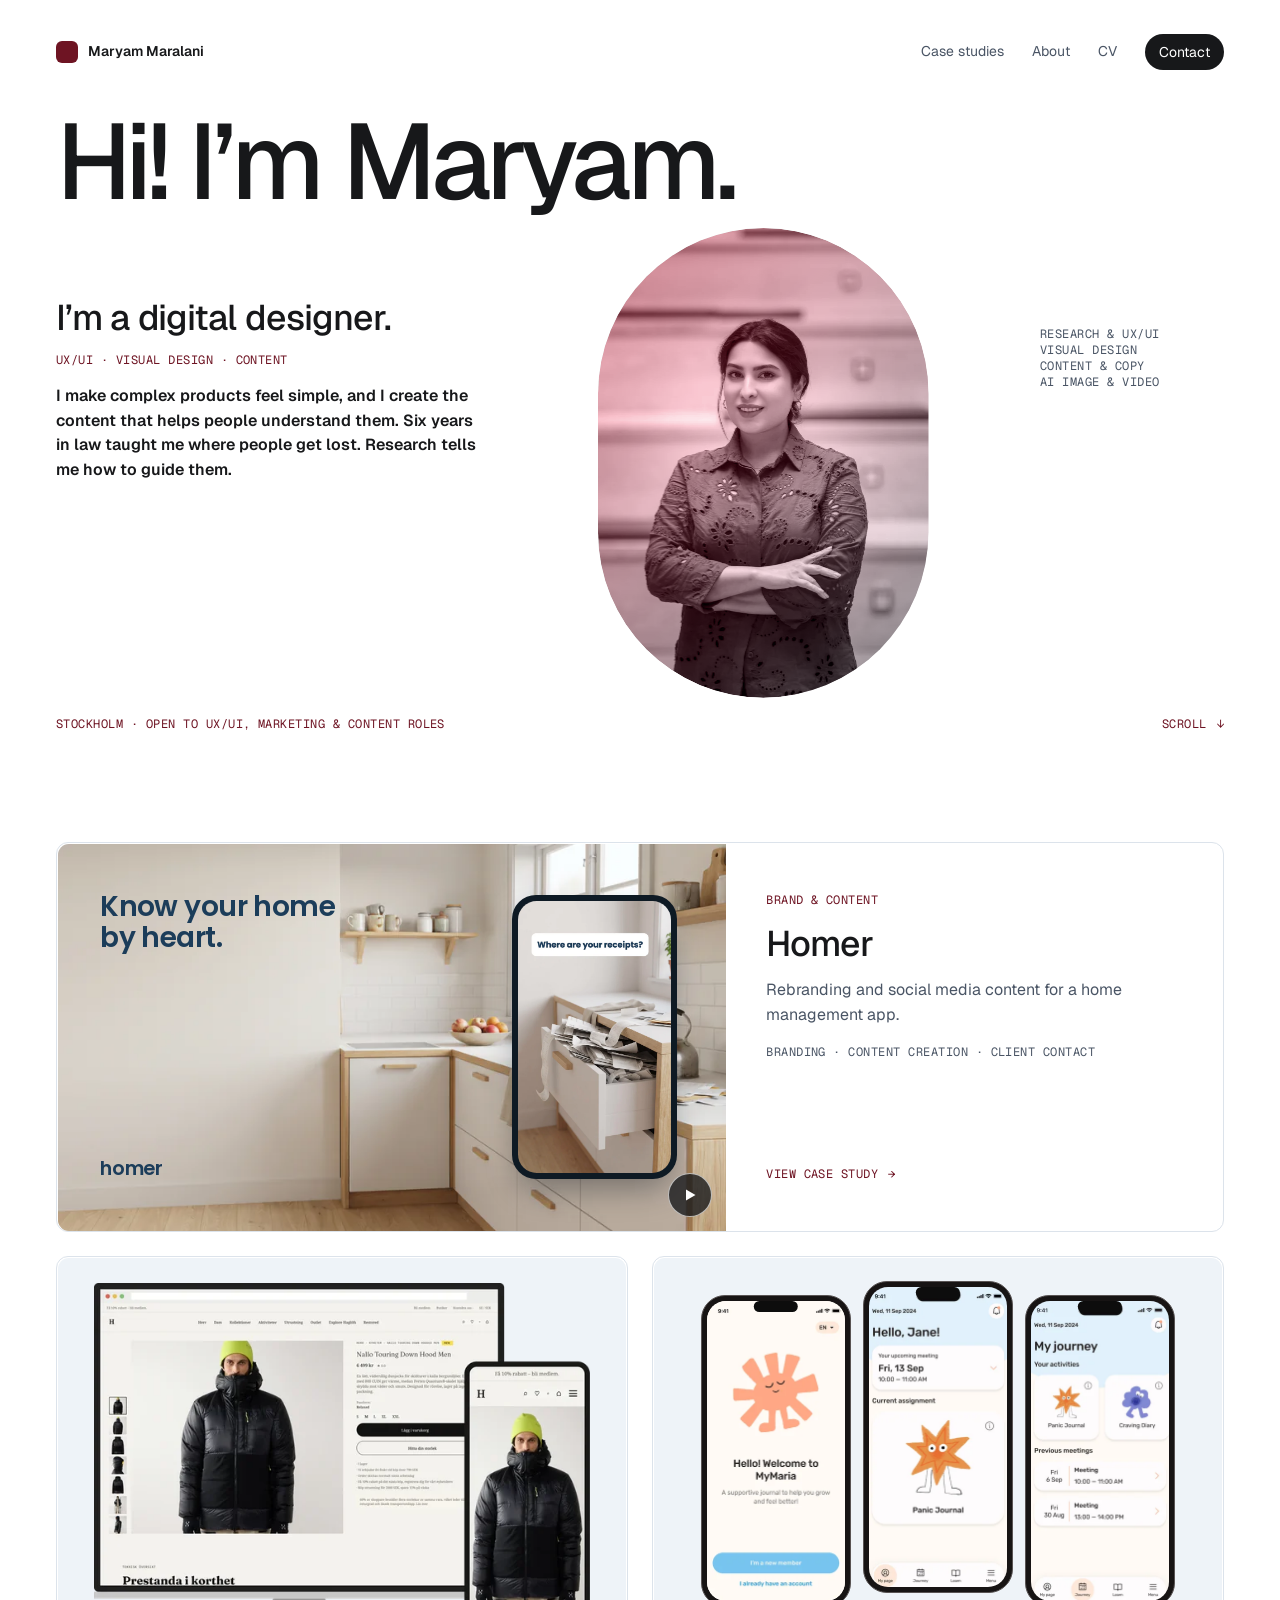
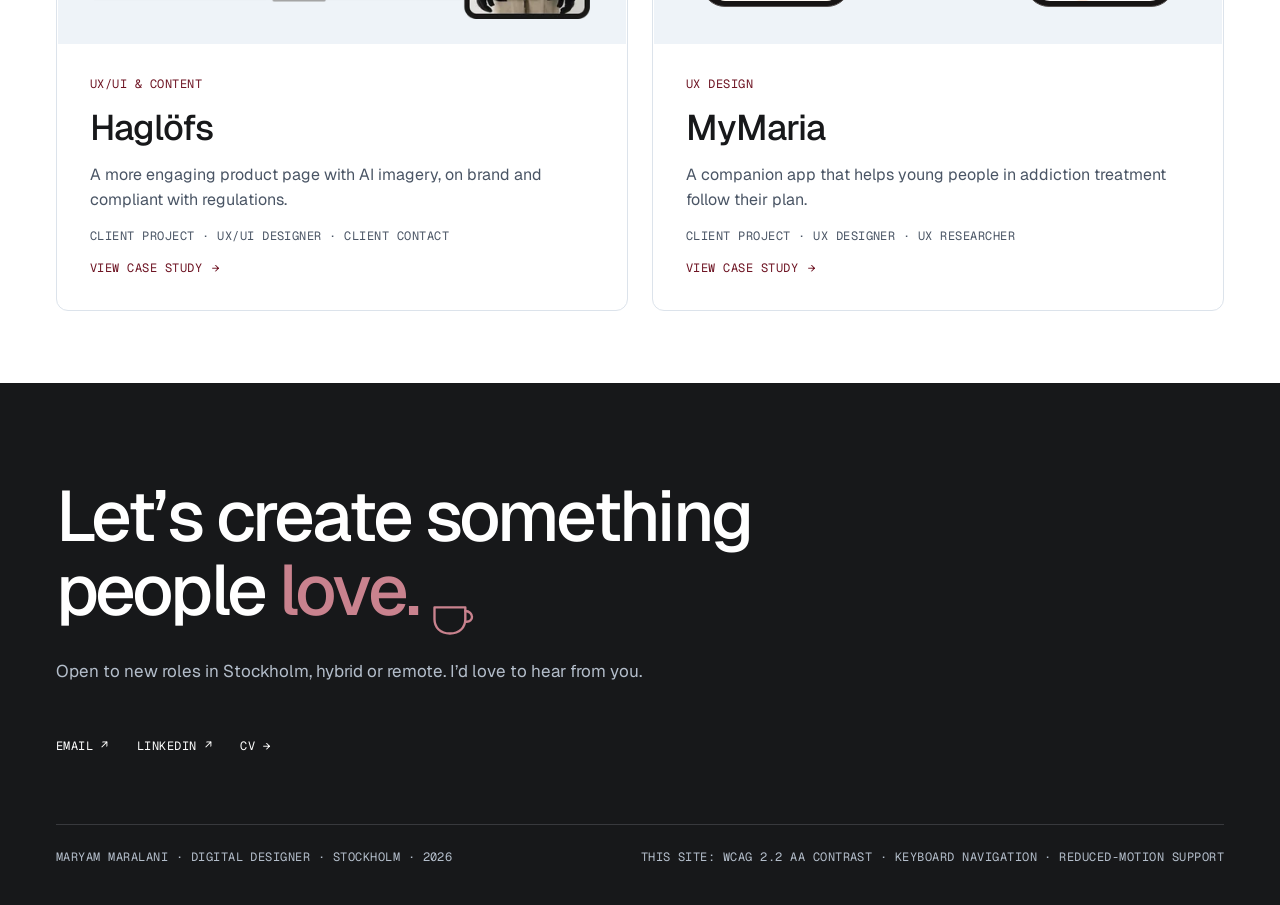
<file: index.html>
<!doctype html>
<html lang="en">
<head>
  <meta charset="utf-8">
  <meta name="viewport" content="width=device-width, initial-scale=1">
  <title>Maryam Maralani · Digital Designer in Stockholm</title>
  <meta name="description" content="Digital designer in Stockholm. I make complex things clear and engaging, through UX/UI, visual design and content.">
  <meta property="og:type" content="website">
  <meta property="og:site_name" content="Maryam Maralani · Digital Designer">
  <meta property="og:title" content="Maryam Maralani · Digital Designer in Stockholm">
  <meta property="og:description" content="Digital designer in Stockholm. I make complex things clear and engaging, through UX/UI, visual design and content.">
  <meta property="og:url" content="https://maryam.maralani.eu/">
  <meta property="og:image" content="https://maryam.maralani.eu/images/og-image.png">
  <meta property="og:image:width" content="1200">
  <meta property="og:image:height" content="630">
  <meta property="og:image:alt" content="Maryam Maralani, Digital Designer: UX/UI, visual design and content">
  <meta name="twitter:card" content="summary_large_image">
  <meta name="theme-color" content="#FFFFFF">
  <link rel="icon" href="data:image/svg+xml,%3Csvg xmlns='http://www.w3.org/2000/svg' viewBox='0 0 32 32'%3E%3Crect width='32' height='32' rx='8' fill='%236E1423'/%3E%3C/svg%3E">
  <link rel="preconnect" href="https://fonts.googleapis.com">
  <link rel="preconnect" href="https://fonts.gstatic.com" crossorigin>
  <link rel="stylesheet" href="https://fonts.googleapis.com/css2?family=Geist:wght@400;500;600&family=Geist+Mono:wght@400&family=Caveat:wght@400&family=Poppins:wght@600&display=swap">
  <link rel="stylesheet" href="css/styles.css">
  <link rel="preload" as="image" href="images/portrait/portrait-662.webp">
  <script>if(!('onpagereveal' in window)&&!(window.matchMedia&&matchMedia('(prefers-reduced-motion: reduce)').matches))document.documentElement.classList.add('js-fade')</script>
  <script src="js/main.js" defer></script>
</head>
<body>
  <a class="skip-link" href="#main">Skip to content</a>

  <header class="site-header">
    <nav class="container nav" aria-label="Main">
      <a class="nav__brand" href="index.html" aria-current="page"><span class="nav__mark" aria-hidden="true"></span>Maryam Maralani</a>
      <ul class="nav__links">
        <li><a class="nav__link" href="index.html#work">Case studies</a></li><li><a class="nav__link" href="about.html">About</a></li><li><a class="nav__link" href="cv.html">CV</a></li><li><a class="nav__cta" href="#contact">Contact</a></li>
      </ul>
    </nav>
  </header>

  <main id="main">

    <!-- 01 Hero -->
    <section class="home-hero section--light" aria-labelledby="hero-title">
      <div class="container home-hero__grid">
        <h1 class="home-hero__name t-hero" id="hero-title">Hi! I’m Maryam.</h1>
        <div class="home-hero__portrait portrait">
          <img src="images/portrait/portrait-662.webp" srcset="images/portrait/portrait-480.webp 480w, images/portrait/portrait-662.webp 662w, images/portrait/portrait-860.webp 860w" sizes="(min-width: 1024px) 331px, calc(100vw - 40px)" alt="Portrait of Maryam Maralani, smiling with her arms crossed" width="662" height="939" fetchpriority="high">
        </div>
        <div class="home-hero__lead">
          <p class="home-hero__role typer" data-typer>
            <span class="sr-only">I’m a digital designer.</span>
            <span class="typer__text" aria-hidden="true">I’m a <span class="typer__word">digital designer.</span><span class="typer__caret"></span></span>
          </p>
          <p class="home-hero__focus t-label accent">UX/UI  ·  Visual design  ·  Content</p>
          <p class="home-hero__intro">I make complex products feel simple, and I create the content that helps people understand them. Six years in law taught me where people get lost. Research tells me how to guide them.</p>
        </div>
        <ul class="home-hero__skills t-label" aria-label="Skills">
          <li>Research &amp; UX/UI</li>
          <li>Visual design</li>
          <li>Content &amp; copy</li>
          <li>AI image &amp; video</li>
        </ul>
        <div class="home-hero__meta t-label">
          <p class="accent">Stockholm  ·  Open to UX/UI, marketing &amp; content roles</p>
          <a class="link-arrow muted" href="#work">Scroll <span class="link-arrow__arrow link-arrow__arrow--down" aria-hidden="true">↓</span></a>
        </div>
      </div>
    </section>

    <!-- 03 Case studies -->
    <section class="section section--light work" id="work" aria-labelledby="work-title">
      <div class="container" data-reveal>
        <h2 class="sr-only" id="work-title">Case studies</h2>
        <div class="case-cards">
          <article class="case-card case-card--featured">
            <div class="case-card__media homer-card__media" data-video-wrap>
              <img class="homer-card__bg" src="images/homer/kitchen-760.webp" srcset="images/homer/kitchen-760.webp 760w, images/homer/kitchen-1520.webp 1520w" sizes="(min-width: 1440px) 760px, (min-width: 1024px) 57vw, calc(100vw - 44px)" alt="" width="1520" height="887" loading="lazy">
              <p class="homer-card__tagline" aria-hidden="true">Know your home<br> by heart.</p>
              <p class="homer-card__word" aria-hidden="true">homer</p>
              <div class="homer-card__phone">
                <video data-video controls muted loop playsinline preload="none" poster="images/homer/reel-poster-540.webp" width="540" height="967" aria-label="Homer reel: a drawer overflowing with receipts empties, and the Homer app keeps them">
                  <source src="images/homer/homer-reel.mp4" type="video/mp4">
                </video>
              </div>
              <button class="video-toggle" type="button" data-name="Homer reel" aria-pressed="false" aria-label="Play Homer reel" hidden>
                <svg class="i-pause" viewBox="0 0 16 16" aria-hidden="true"><rect x="3" y="2" width="3.5" height="12" rx="1" fill="currentColor"/><rect x="9.5" y="2" width="3.5" height="12" rx="1" fill="currentColor"/></svg>
                <svg class="i-play" viewBox="0 0 16 16" aria-hidden="true"><path d="M4 2.5v11l9.5-5.5z" fill="currentColor"/></svg>
              </button>
            </div>
            <div class="case-card__body">
              <p class="t-label accent">Brand &amp; content</p>
              <h3 class="case-card__title"><a href="homer.html">Homer</a></h3>
              <p class="muted">Rebranding and social media content for a home management app.</p>
              <p class="t-label muted">Branding · Content creation · Client contact</p>
              <p class="case-card__cta t-label" aria-hidden="true">View case study <span>→</span></p>
            </div>
          </article>
          <article class="case-card">
            <div class="case-card__media">
              <img class="devices" src="images/haglofs/card-devices-1154.webp" srcset="images/haglofs/card-devices-600.webp 600w, images/haglofs/card-devices-1154.webp 1154w" sizes="(min-width: 1024px) 577px, calc(100vw - 74px)" alt="The redesigned Haglöfs product page on a laptop and a phone" width="1154" height="784" loading="lazy">
            </div>
            <div class="case-card__body">
              <p class="t-label accent">UX/UI &amp; content</p>
              <h3 class="case-card__title"><a href="haglofs.html">Haglöfs</a></h3>
              <p class="muted">A more engaging product page with AI imagery, on brand and compliant with regulations.</p>
              <p class="t-label muted">Client project · UX/UI designer · Client contact</p>
              <p class="case-card__cta t-label" aria-hidden="true">View case study <span>→</span></p>
            </div>
          </article>
          <article class="case-card">
            <div class="case-card__media">
              <div class="case-card__phones">
                <div class="phone phone--s"><span class="phone__island" aria-hidden="true"></span><div class="phone__screen"><img src="images/mymaria/screen-welcome-278.webp" alt="MyMaria welcome screen: “Hello! Welcome to MyMaria”" width="278" height="604" loading="lazy"></div></div>
                <div class="phone phone--s"><span class="phone__island" aria-hidden="true"></span><div class="phone__screen"><img src="images/mymaria/screen-home-278.webp" alt="MyMaria home screen with the next meeting and the current assignment" width="278" height="603" loading="lazy"></div></div>
                <div class="phone phone--s"><span class="phone__island" aria-hidden="true"></span><div class="phone__screen"><img src="images/mymaria/screen-journey-278.webp" alt="MyMaria “My journey” screen with activities and previous meetings" width="278" height="603" loading="lazy"></div></div>
              </div>
            </div>
            <div class="case-card__body">
              <p class="t-label accent">UX design</p>
              <h3 class="case-card__title"><a href="mymaria.html">MyMaria</a></h3>
              <p class="muted">A companion app that helps young people in addiction treatment follow their plan.</p>
              <p class="t-label muted">Client project · UX designer · UX researcher</p>
              <p class="case-card__cta t-label" aria-hidden="true">View case study <span>→</span></p>
            </div>
          </article>
        </div>
      </div>
    </section>

  </main>

  <!-- Floating back-to-top badge: appears after the hero; drag it to either side -->
  <button class="to-top" type="button" aria-label="Back to top" tabindex="-1" aria-hidden="true">
    <svg viewBox="0 0 72 72" aria-hidden="true" focusable="false">
      <circle class="disc" cx="36" cy="36" r="35.5"/>
      <g class="ring">
        <path id="ring-path" d="M36 36m-27.5 0a27.5 27.5 0 1 1 55 0a27.5 27.5 0 1 1 -55 0" fill="none"/>
        <text class="ring-text"><textPath href="#ring-path" textLength="171" lengthAdjust="spacing">back to top · back to top ·</textPath></text>
      </g>
      <g class="arrow"><g transform="translate(29 26)">
        <path d="M7.29181 17.2188C6.41681 12.4688 7.58348 7.71875 7.00015 2.375"/>
        <path d="M2.9165 6.53125C4.6665 4.75 5.83317 3.5625 6.99984 2.07812C8.1665 3.5625 9.33317 5.04688 11.0832 6.23438"/>
      </g></g>
    </svg>
  </button>

  <footer class="site-footer" id="contact" aria-labelledby="contact-title">
    <div class="container">
      <h2 class="site-footer__headline" id="contact-title">Let’s create something<br>people <em>love.</em><span class="fika" aria-hidden="true"><svg viewBox="0 0 64 96" focusable="false">
          <g class="fika__steam"><path d="M13.67 56.67C9.67 51.67 17.67 48.67 13.67 43.67C9.67 38.67 17.67 35.67 13.67 30.67"/><path d="M23.67 56.67C19.67 51.67 27.67 48.67 23.67 43.67C19.67 38.67 27.67 35.67 23.67 30.67"/><path d="M33.67 56.67C29.67 51.67 37.67 48.67 33.67 43.67C29.67 38.67 37.67 35.67 33.67 30.67"/></g>
          <g class="fika__cup"><path d="M10.67 56.67H45.33V70C45.33 79.33 38.67 86 28 86C17.33 86 10.67 79.33 10.67 70V56.67Z"/><path d="M45.33 60.67C54.67 60.67 56 74 45.33 72.67"/></g>
        </svg></span></h2>
      <p class="site-footer__text">Open to new roles in Stockholm, hybrid or remote. I’d love to hear from you.</p>
      <div class="site-footer__row">
        <ul class="site-footer__links t-label">
          <li><a href="mailto:maryamhmaralani@gmail.com">Email <span aria-hidden="true">↗</span><span class="sr-only"> maryamhmaralani@gmail.com</span></a></li>
          <li><a href="https://www.linkedin.com/in/maryam-maralani" rel="noopener">LinkedIn <span aria-hidden="true">↗</span></a></li>
          <li><a href="cv.html">CV <span aria-hidden="true">→</span></a></li>
        </ul>
      </div>
      <div class="site-footer__bottom t-label">
        <p>Maryam Maralani  ·  Digital Designer  ·  Stockholm  ·  2026</p>
        <p class="site-footer__note">This site: WCAG 2.2 AA contrast · keyboard navigation · reduced-motion support</p>
      </div>
    </div>
  </footer>
</body>
</html>
</file>
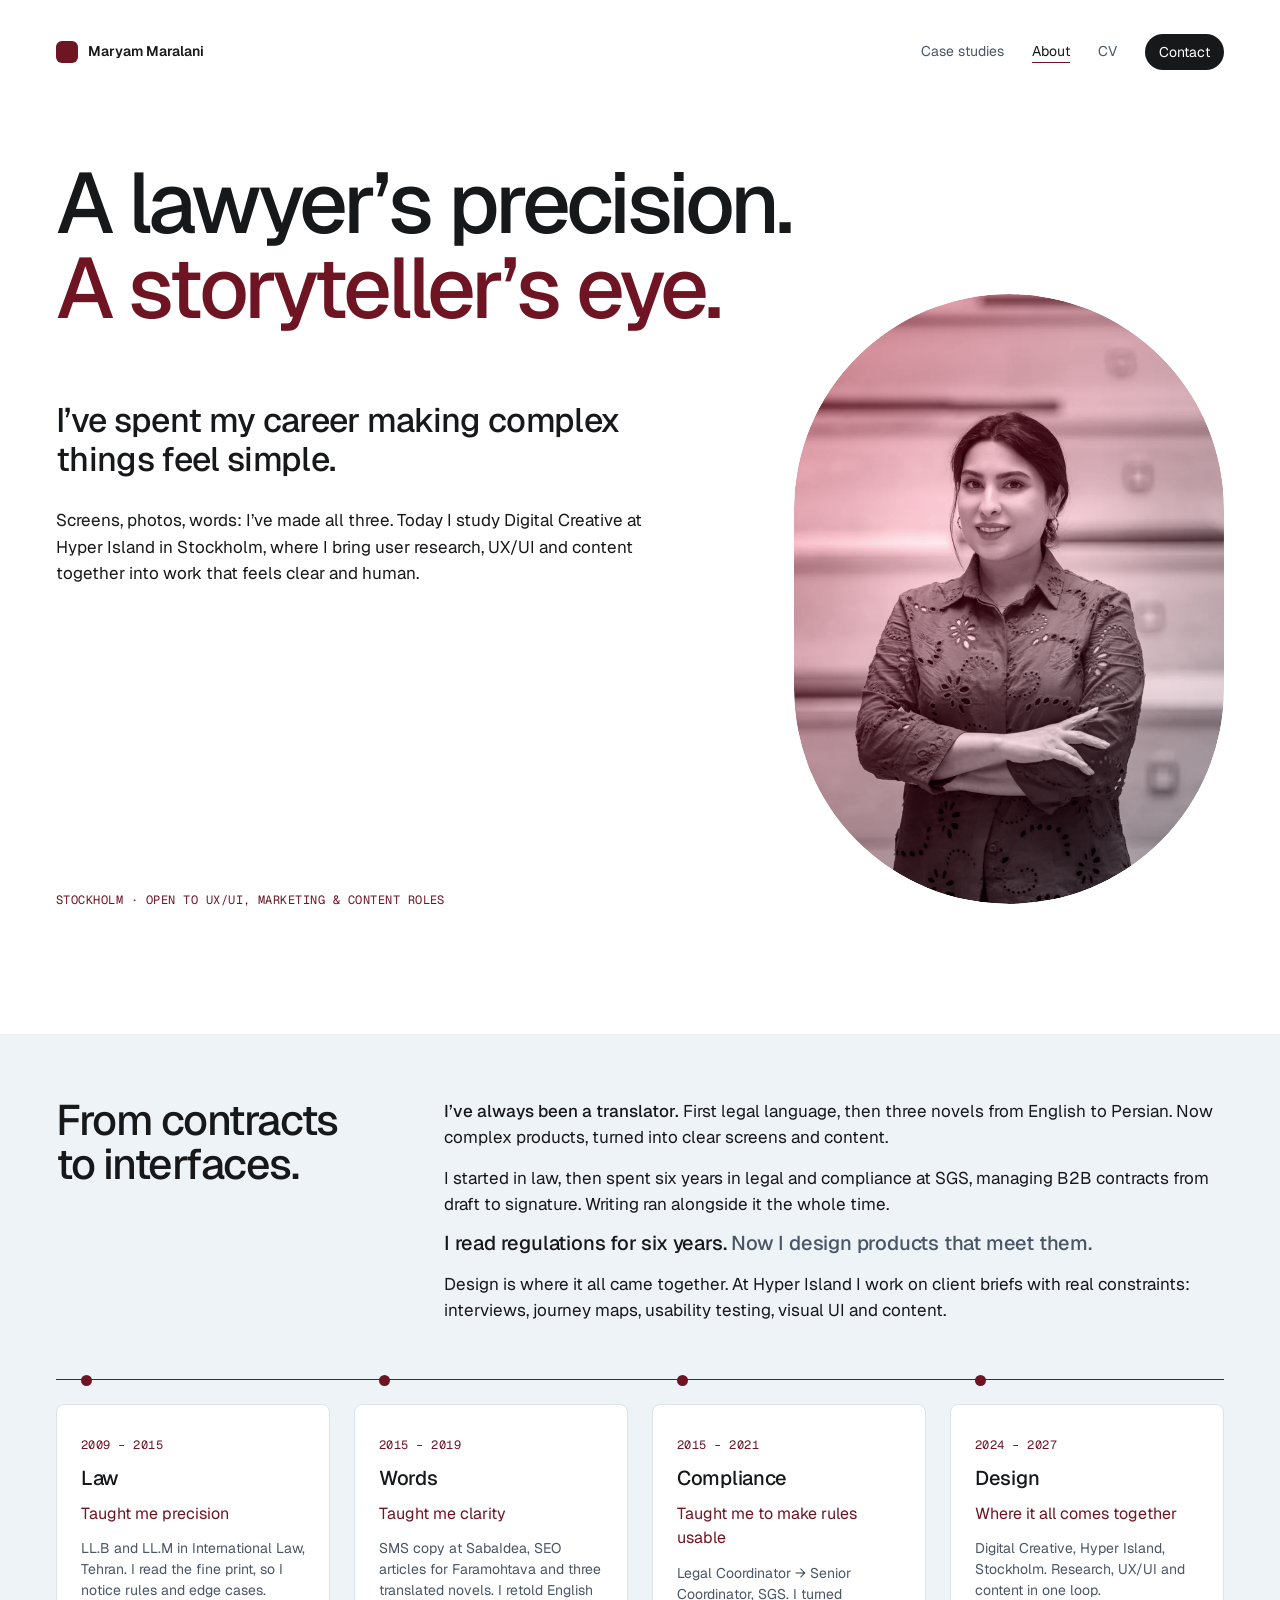
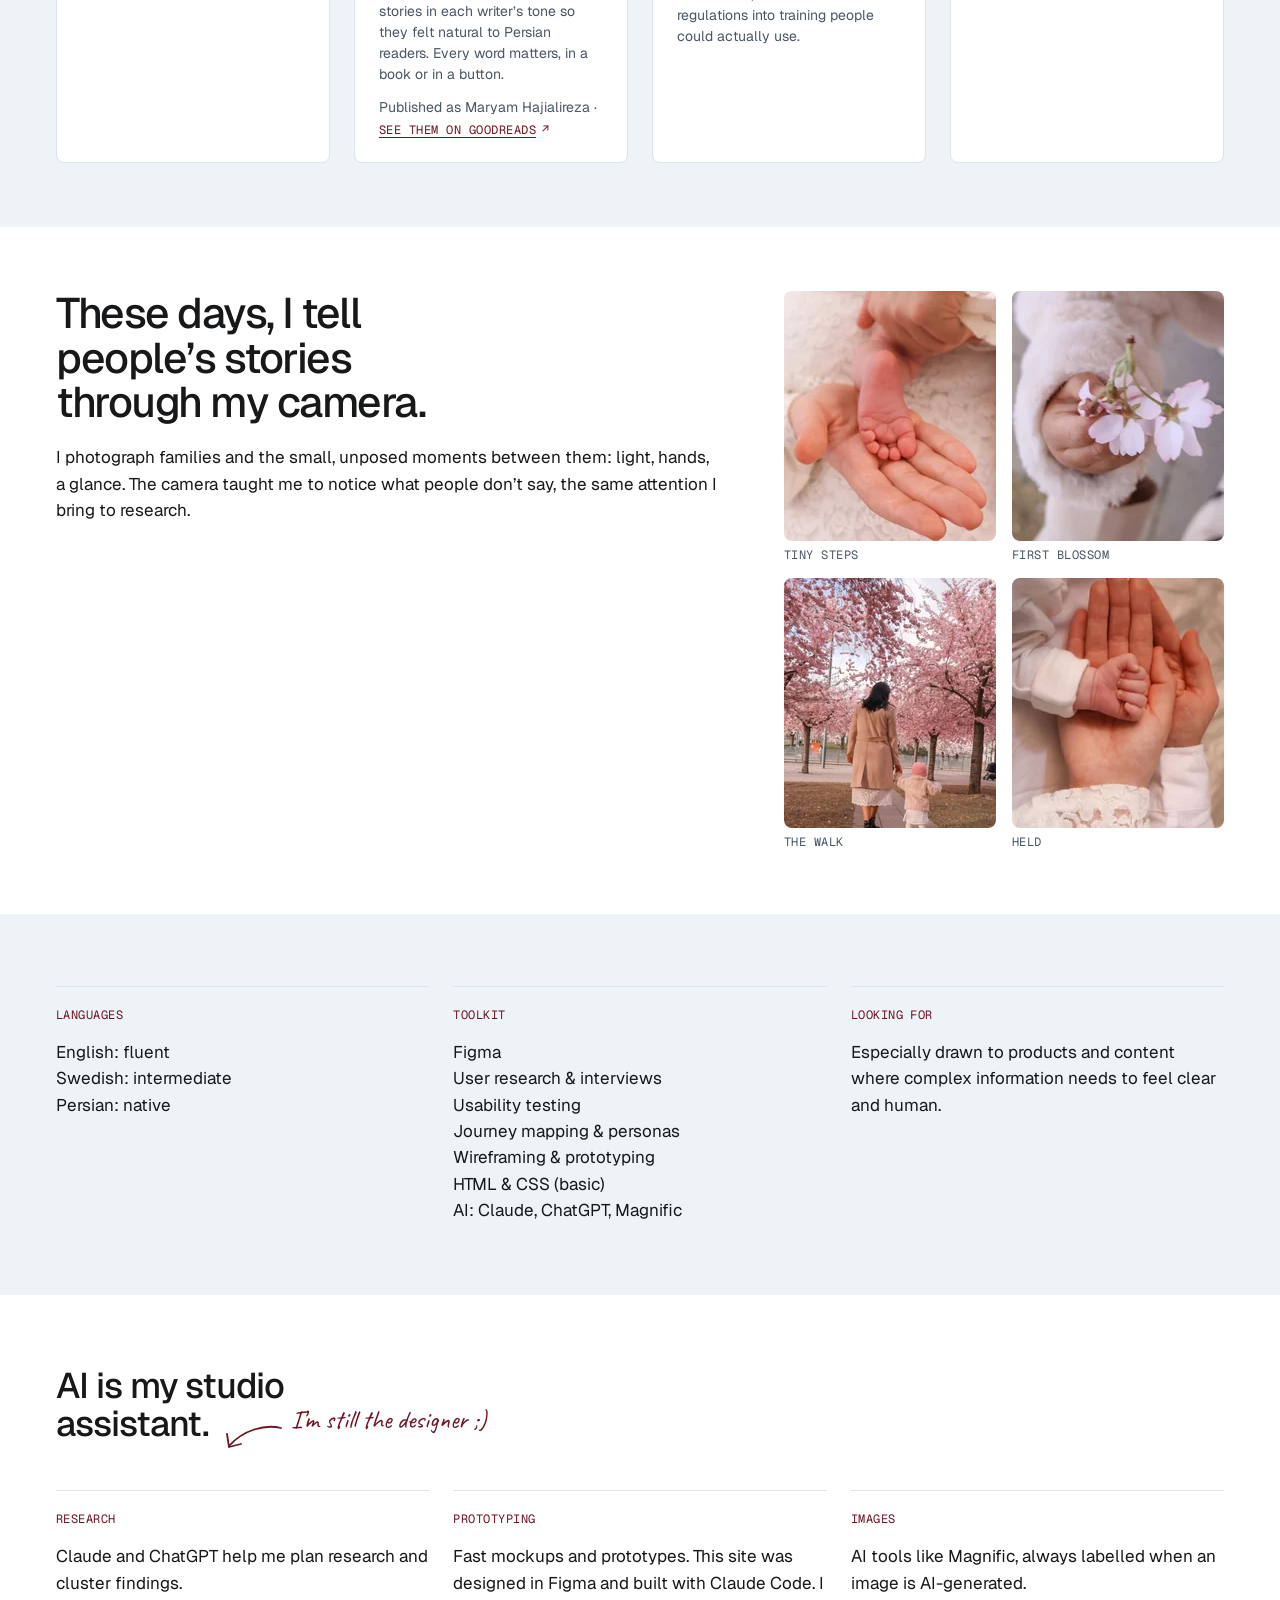
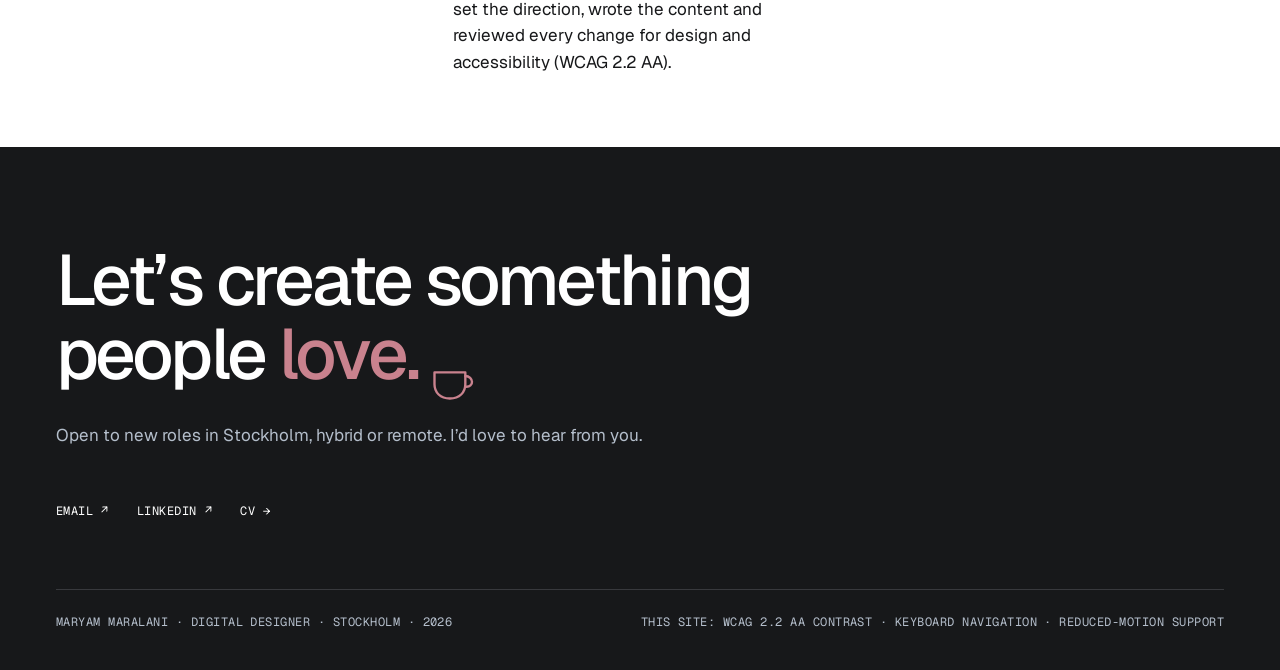
<file: about.html>
<!doctype html>
<html lang="en">
<head>
  <meta charset="utf-8">
  <meta name="viewport" content="width=device-width, initial-scale=1">
  <title>About · Maryam Maralani</title>
  <meta name="description" content="About Maryam Maralani: from law and compliance to UX/UI and digital design at Hyper Island in Stockholm.">
  <meta property="og:type" content="website">
  <meta property="og:site_name" content="Maryam Maralani · Digital Designer">
  <meta property="og:title" content="About · Maryam Maralani">
  <meta property="og:description" content="About Maryam Maralani: from law and compliance to UX/UI and digital design at Hyper Island in Stockholm.">
  <meta property="og:url" content="https://maryam.maralani.eu/about.html">
  <meta property="og:image" content="https://maryam.maralani.eu/images/og-image.png">
  <meta property="og:image:width" content="1200">
  <meta property="og:image:height" content="630">
  <meta property="og:image:alt" content="Maryam Maralani, Digital Designer: UX/UI, visual design and content">
  <meta name="twitter:card" content="summary_large_image">
  <meta name="theme-color" content="#FFFFFF">
  <link rel="icon" href="data:image/svg+xml,%3Csvg xmlns='http://www.w3.org/2000/svg' viewBox='0 0 32 32'%3E%3Crect width='32' height='32' rx='8' fill='%236E1423'/%3E%3C/svg%3E">
  <link rel="preconnect" href="https://fonts.googleapis.com">
  <link rel="preconnect" href="https://fonts.gstatic.com" crossorigin>
  <link rel="stylesheet" href="https://fonts.googleapis.com/css2?family=Geist:wght@400;500;600&family=Geist+Mono:wght@400&family=Caveat:wght@400&display=swap">
  <link rel="stylesheet" href="css/styles.css">
  <link rel="preload" as="image" href="images/portrait/portrait-860.webp">
  <script>if(!('onpagereveal' in window)&&!(window.matchMedia&&matchMedia('(prefers-reduced-motion: reduce)').matches))document.documentElement.classList.add('js-fade')</script>
  <script src="js/main.js" defer></script>
</head>
<body>
  <a class="skip-link" href="#main">Skip to content</a>

  <header class="site-header">
    <nav class="container nav" aria-label="Main">
      <a class="nav__brand" href="index.html"><span class="nav__mark" aria-hidden="true"></span>Maryam Maralani</a>
      <ul class="nav__links">
        <li><a class="nav__link" href="index.html#work">Case studies</a></li><li><a class="nav__link" href="about.html" aria-current="page">About</a></li><li><a class="nav__link" href="cv.html">CV</a></li><li><a class="nav__cta" href="#contact">Contact</a></li>
      </ul>
    </nav>
  </header>

  <main id="main">

    <!-- 01 About hero -->
    <section class="about-hero section--light" aria-labelledby="about-title">
      <div class="container about-hero__grid">
        <div class="about-hero__head">
          <h1 class="about-hero__title" id="about-title">A lawyer’s precision.<br> <span>A storyteller’s eye.</span></h1>
        </div>
        <div class="portrait">
          <img src="images/portrait/portrait-860.webp" srcset="images/portrait/portrait-480.webp 480w, images/portrait/portrait-662.webp 662w, images/portrait/portrait-860.webp 860w" sizes="(min-width: 1024px) 430px, calc(100vw - 40px)" alt="Portrait of Maryam Maralani, smiling with her arms crossed" width="860" height="1220" fetchpriority="high">
        </div>
        <div class="about-hero__copy">
          <p class="about-hero__intro">I’ve spent my career making complex things feel simple.</p>
          <p class="t-body-l">Screens, photos, words: I’ve made all three. Today I study Digital Creative at Hyper Island in Stockholm, where I bring user research, UX/UI and content together into work that feels clear and human.</p>
        </div>
        <p class="about-hero__meta t-label accent">Stockholm  ·  Open to UX/UI, marketing &amp; content roles</p>
      </div>
    </section>

    <!-- 02 My story -->
    <section class="section section--grey story" aria-labelledby="story-title">
      <div class="container" data-reveal>
        <div class="split story__split">
          <h2 class="t-h1" id="story-title">From contracts<br> to interfaces.</h2>
          <div class="prose t-body-l">
            <p class="story__lead"><strong>I’ve always been a translator.</strong> First legal language, then three novels from English to Persian. Now complex products, turned into clear screens and content.</p>
            <p>I started in law, then spent six years in legal and compliance at SGS, managing B2B contracts from draft to signature. Writing ran alongside it the whole time.</p>
            <p class="regulation-line">I read regulations for six years. <span>Now I design products that meet them.</span></p>
            <p>Design is where it all came together. At Hyper Island I work on client briefs with real constraints: interviews, journey maps, usability testing, visual UI and content.</p>
          </div>
        </div>
        <div class="timeline" data-draw>
          <div class="timeline__line" aria-hidden="true"></div>
          <ol class="timeline__cards">
            <li class="card timeline__card"><span class="timeline__dot" aria-hidden="true"></span><p class="t-label accent">2009 – 2015</p><h3 class="t-h5">Law</h3><p class="timeline__lesson">Taught me precision</p><p class="t-small muted">LL.B and LL.M in International Law, Tehran. I read the fine print, so I notice rules and edge cases.</p></li>
            <li class="card timeline__card"><span class="timeline__dot" aria-hidden="true"></span><p class="t-label accent">2015 – 2019</p><h3 class="t-h5">Words</h3><p class="timeline__lesson">Taught me clarity</p><p class="t-small muted">SMS copy at SabaIdea, SEO articles for Faramohtava and three translated novels. I retold English stories in each writer’s tone so they felt natural to Persian readers. Every word matters, in a book or in a button.</p><p class="t-small muted">Published as Maryam Hajialireza · <a class="link-arrow t-label timeline__link" href="https://www.goodreads.com/author/show/15253798.Maryam_Hajialireza" target="_blank" rel="noopener"><span class="link-arrow__text">See them on Goodreads</span> <span class="link-arrow__arrow" aria-hidden="true">↗</span><span class="sr-only"> (opens in a new tab)</span></a></p></li>
            <li class="card timeline__card"><span class="timeline__dot" aria-hidden="true"></span><p class="t-label accent">2015 – 2021</p><h3 class="t-h5">Compliance</h3><p class="timeline__lesson">Taught me to make rules usable</p><p class="t-small muted">Legal Coordinator → Senior Coordinator, SGS. I turned regulations into training people could actually use.</p></li>
            <li class="card timeline__card"><span class="timeline__dot" aria-hidden="true"></span><p class="t-label accent">2024 – 2027</p><h3 class="t-h5">Design</h3><p class="timeline__lesson">Where it all comes together</p><p class="t-small muted">Digital Creative, Hyper Island, Stockholm. Research, UX/UI and content in one loop.</p></li>
          </ol>
        </div>
      </div>
    </section>

    <!-- 03 Photography -->
    <section class="section section--light photo-section" id="photography" aria-labelledby="photo-title">
      <div class="container offscreen" data-reveal>
        <div class="offscreen__text">
          <h2 class="t-h1" id="photo-title">These days, I tell<br> people’s stories<br> through my camera.</h2>
          <p class="t-body-l">I photograph families and the small, unposed moments between them: light, hands, a glance. The camera taught me to notice what people don’t say, the same attention I bring to research.</p>
        </div>
        <div class="gallery">
          <figure><img src="images/photography/tiny-steps-424.webp" srcset="images/photography/tiny-steps-212.webp 212w, images/photography/tiny-steps-424.webp 424w" sizes="(min-width: 1024px) 212px, 45vw" alt="A baby’s foot resting in an open palm" width="424" height="500" loading="lazy"><figcaption class="t-label">tiny steps</figcaption></figure>
          <figure><img src="images/photography/first-blossom-424.webp" srcset="images/photography/first-blossom-212.webp 212w, images/photography/first-blossom-424.webp 424w" sizes="(min-width: 1024px) 212px, 45vw" alt="A small hand in a fluffy white sleeve holding a cherry blossom sprig" width="424" height="500" loading="lazy"><figcaption class="t-label">first blossom</figcaption></figure>
          <figure><img src="images/photography/the-walk-424.webp" srcset="images/photography/the-walk-212.webp 212w, images/photography/the-walk-424.webp 424w" sizes="(min-width: 1024px) 212px, 45vw" alt="A mother and her child walking hand in hand under cherry blossoms" width="424" height="500" loading="lazy"><figcaption class="t-label">the walk</figcaption></figure>
          <figure><img src="images/photography/held-424.webp" srcset="images/photography/held-212.webp 212w, images/photography/held-424.webp 424w" sizes="(min-width: 1024px) 212px, 45vw" alt="A baby’s hand resting in two adult hands" width="424" height="500" loading="lazy"><figcaption class="t-label">held</figcaption></figure>
        </div>
      </div>
    </section>

    <!-- 04 Details -->
    <section class="section section--grey details" aria-labelledby="details-title">
      <div class="container" data-reveal>
        <h2 class="sr-only" id="details-title">Details</h2>
        <div class="grid grid--3">
          <div class="open-col"><h3 class="t-label accent">Languages</h3><ul class="t-body-m"><li>English: fluent</li><li>Swedish: intermediate</li><li>Persian: native</li></ul></div>
          <div class="open-col"><h3 class="t-label accent">Toolkit</h3><ul class="t-body-m"><li>Figma</li><li>User research &amp; interviews</li><li>Usability testing</li><li>Journey mapping &amp; personas</li><li>Wireframing &amp; prototyping</li><li>HTML &amp; CSS (basic)</li><li>AI: Claude, ChatGPT, Magnific</li></ul></div>
          <div class="open-col"><h3 class="t-label accent">Looking for</h3><p class="t-body-m">Especially drawn to products and content where complex information needs to feel clear and human.</p></div>
        </div>
      </div>
    </section>

    <!-- 05 How I use AI (moved from the Content page) -->
    <section class="section section--light ai-use" aria-labelledby="ai-title">
      <div class="container" data-reveal>
        <h2 class="t-h2 ai-use__title" id="ai-title">AI is my studio<br> assistant.<span class="hand-note" data-hand aria-hidden="true"><svg class="hand-note__arrow" viewBox="0 26 64 34" focusable="false"><path pathLength="1" d="M60 34C44 30 22 36 8 52"/><path pathLength="1" d="M6 40L8 53L20 50"/></svg><span class="hand hand__ink">I’m still the designer ;)</span></span></h2>
        <ul class="grid grid--3 ai-use__cols">
          <li class="open-col"><h3 class="t-label accent">Research</h3><p class="t-body-m">Claude and ChatGPT help me plan research and cluster findings.</p></li>
          <li class="open-col"><h3 class="t-label accent">Prototyping</h3><p class="t-body-m">Fast mockups and prototypes. This site was designed in Figma and built with Claude Code. I set the direction, wrote the content and reviewed every change for design and accessibility (WCAG 2.2 AA).</p></li>
          <li class="open-col"><h3 class="t-label accent">Images</h3><p class="t-body-m">AI tools like Magnific, always labelled when an image is AI-generated.</p></li>
        </ul>
      </div>
    </section>
  </main>

  <!-- Floating back-to-top badge: appears after the hero; drag it to either side -->
  <button class="to-top" type="button" aria-label="Back to top" tabindex="-1" aria-hidden="true">
    <svg viewBox="0 0 72 72" aria-hidden="true" focusable="false">
      <circle class="disc" cx="36" cy="36" r="35.5"/>
      <g class="ring">
        <path id="ring-path" d="M36 36m-27.5 0a27.5 27.5 0 1 1 55 0a27.5 27.5 0 1 1 -55 0" fill="none"/>
        <text class="ring-text"><textPath href="#ring-path" textLength="171" lengthAdjust="spacing">back to top · back to top ·</textPath></text>
      </g>
      <g class="arrow"><g transform="translate(29 26)">
        <path d="M7.29181 17.2188C6.41681 12.4688 7.58348 7.71875 7.00015 2.375"/>
        <path d="M2.9165 6.53125C4.6665 4.75 5.83317 3.5625 6.99984 2.07812C8.1665 3.5625 9.33317 5.04688 11.0832 6.23438"/>
      </g></g>
    </svg>
  </button>

  <footer class="site-footer" id="contact" aria-labelledby="contact-title">
    <div class="container">
      <h2 class="site-footer__headline" id="contact-title">Let’s create something<br>people <em>love.</em><span class="fika" aria-hidden="true"><svg viewBox="0 0 64 96" focusable="false">
          <g class="fika__steam"><path d="M13.67 56.67C9.67 51.67 17.67 48.67 13.67 43.67C9.67 38.67 17.67 35.67 13.67 30.67"/><path d="M23.67 56.67C19.67 51.67 27.67 48.67 23.67 43.67C19.67 38.67 27.67 35.67 23.67 30.67"/><path d="M33.67 56.67C29.67 51.67 37.67 48.67 33.67 43.67C29.67 38.67 37.67 35.67 33.67 30.67"/></g>
          <g class="fika__cup"><path d="M10.67 56.67H45.33V70C45.33 79.33 38.67 86 28 86C17.33 86 10.67 79.33 10.67 70V56.67Z"/><path d="M45.33 60.67C54.67 60.67 56 74 45.33 72.67"/></g>
        </svg></span></h2>
      <p class="site-footer__text">Open to new roles in Stockholm, hybrid or remote. I’d love to hear from you.</p>
      <div class="site-footer__row">
        <ul class="site-footer__links t-label">
          <li><a href="mailto:maryamhmaralani@gmail.com">Email <span aria-hidden="true">↗</span><span class="sr-only"> maryamhmaralani@gmail.com</span></a></li>
          <li><a href="https://www.linkedin.com/in/maryam-maralani" rel="noopener">LinkedIn <span aria-hidden="true">↗</span></a></li>
          <li><a href="cv.html">CV <span aria-hidden="true">→</span></a></li>
        </ul>
      </div>
      <div class="site-footer__bottom t-label">
        <p>Maryam Maralani  ·  Digital Designer  ·  Stockholm  ·  2026</p>
        <p class="site-footer__note">This site: WCAG 2.2 AA contrast · keyboard navigation · reduced-motion support</p>
      </div>
    </div>
  </footer>
</body>
</html>
</file>
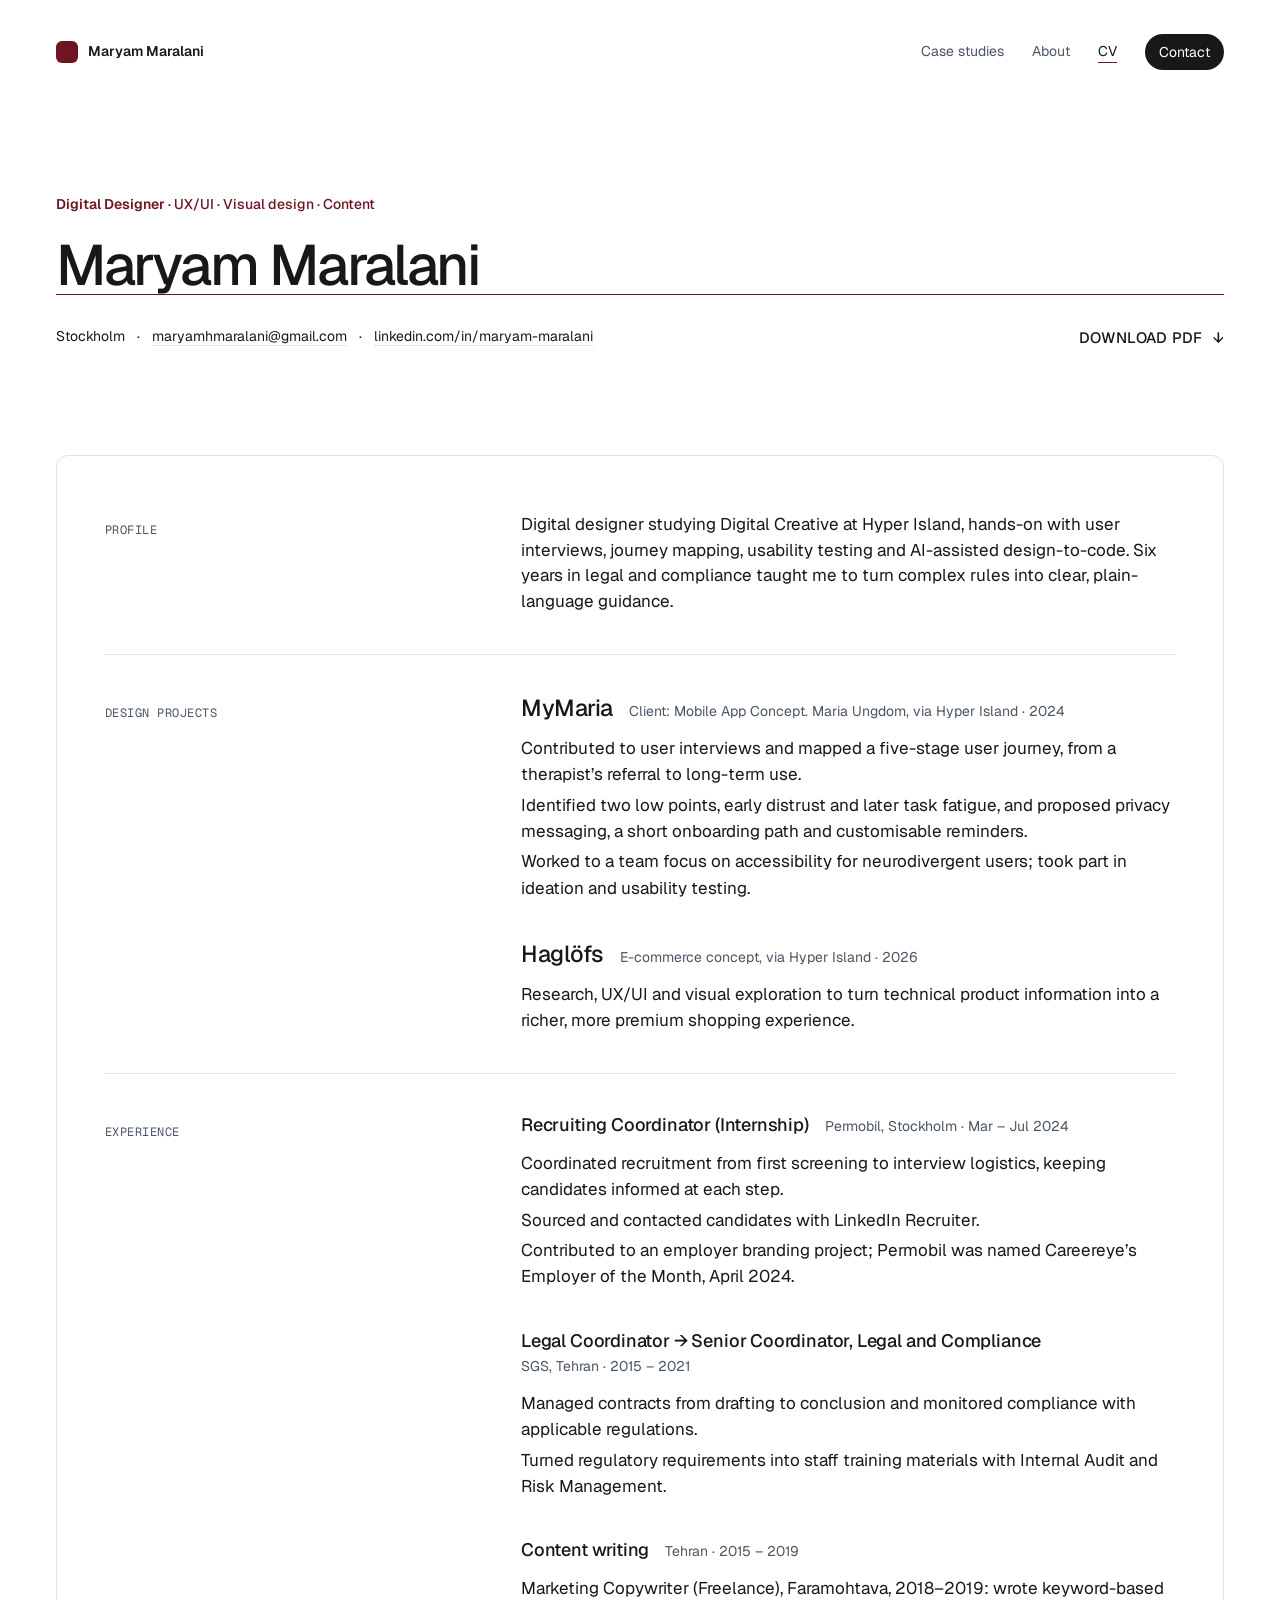
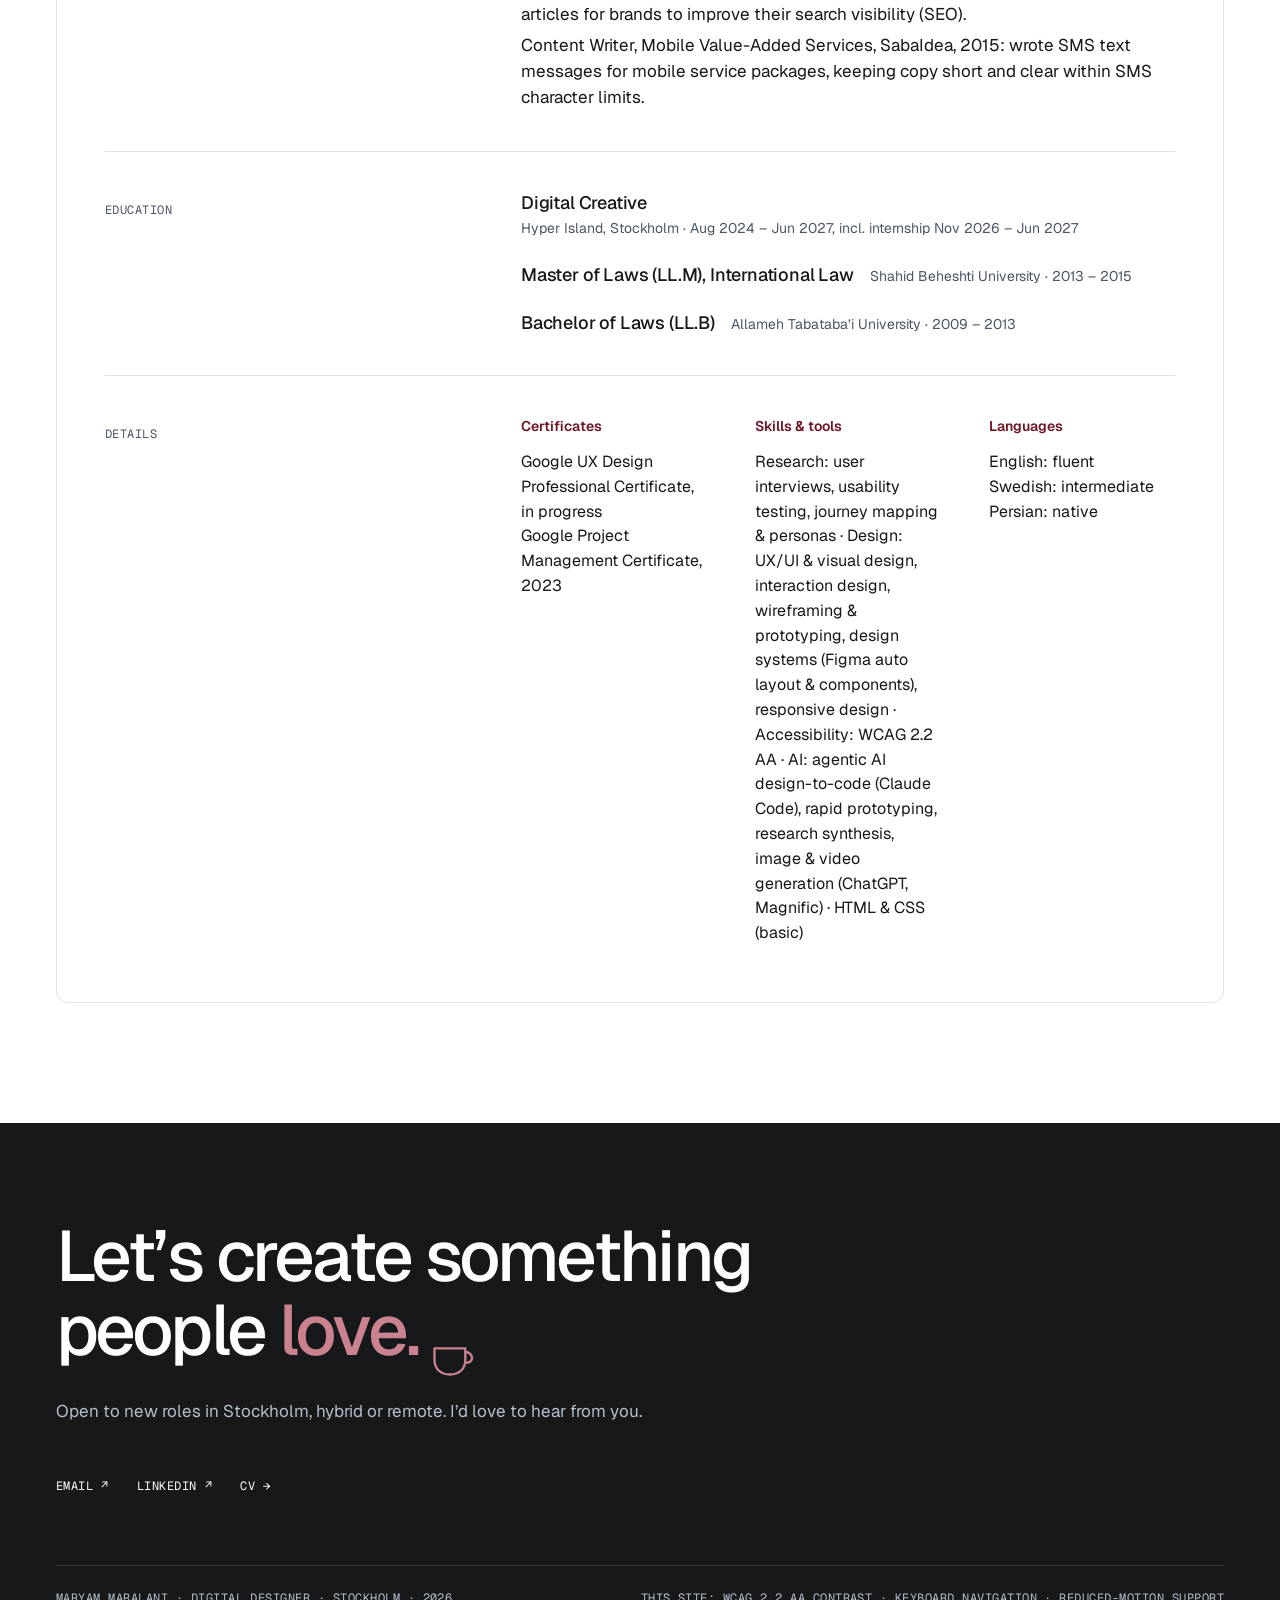
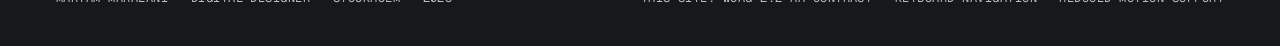
<file: cv.html>
<!doctype html>
<html lang="en">
<head>
  <meta charset="utf-8">
  <meta name="viewport" content="width=device-width, initial-scale=1">
  <title>CV · Maryam Maralani</title>
  <meta name="description" content="CV of Maryam Maralani, digital designer in Stockholm: design projects, experience in legal and compliance, education and skills.">
  <meta property="og:type" content="website">
  <meta property="og:site_name" content="Maryam Maralani · Digital Designer">
  <meta property="og:title" content="CV · Maryam Maralani">
  <meta property="og:description" content="CV of Maryam Maralani, digital designer in Stockholm: design projects, experience in legal and compliance, education and skills.">
  <meta property="og:url" content="https://maryam.maralani.eu/cv.html">
  <meta property="og:image" content="https://maryam.maralani.eu/images/og-image.png">
  <meta property="og:image:width" content="1200">
  <meta property="og:image:height" content="630">
  <meta property="og:image:alt" content="Maryam Maralani, Digital Designer: UX/UI, visual design and content">
  <meta name="twitter:card" content="summary_large_image">
  <meta name="theme-color" content="#FFFFFF">
  <link rel="icon" href="data:image/svg+xml,%3Csvg xmlns='http://www.w3.org/2000/svg' viewBox='0 0 32 32'%3E%3Crect width='32' height='32' rx='8' fill='%236E1423'/%3E%3C/svg%3E">
  <link rel="preconnect" href="https://fonts.googleapis.com">
  <link rel="preconnect" href="https://fonts.gstatic.com" crossorigin>
  <link rel="stylesheet" href="https://fonts.googleapis.com/css2?family=Geist:wght@400;500;600&family=Geist+Mono:wght@400&display=swap">
  <link rel="stylesheet" href="css/styles.css">
  <script>if(!('onpagereveal' in window)&&!(window.matchMedia&&matchMedia('(prefers-reduced-motion: reduce)').matches))document.documentElement.classList.add('js-fade')</script>
  <script src="js/main.js" defer></script>
</head>
<body>
  <a class="skip-link" href="#main">Skip to content</a>

  <header class="site-header">
    <nav class="container nav" aria-label="Main">
      <a class="nav__brand" href="index.html"><span class="nav__mark" aria-hidden="true"></span>Maryam Maralani</a>
      <ul class="nav__links">
        <li><a class="nav__link" href="index.html#work">Case studies</a></li><li><a class="nav__link" href="about.html">About</a></li><li><a class="nav__link" href="cv.html" aria-current="page">CV</a></li><li><a class="nav__cta" href="#contact">Contact</a></li>
      </ul>
    </nav>
  </header>

  <main id="main">

    <section class="cv-hero section--light" aria-labelledby="cv-title">
      <div class="container cv-hero__content">
        <p class="cv-hero__role">Digital Designer <span class="cv-hero__focus">·  UX/UI  ·  Visual design  ·  Content</span></p>
        <h1 class="cv-hero__name t-page" id="cv-title">Maryam Maralani</h1>
        <hr class="cv-hero__rule">
        <div class="cv-hero__contact">
          <p class="cv-hero__details"><span style="display:inline-flex;align-items:center;min-height:44px">Stockholm</span><span aria-hidden="true" style="display:inline-flex;align-items:center">·</span><a href="mailto:maryamhmaralani@gmail.com">maryamhmaralani@gmail.com</a><span aria-hidden="true" style="display:inline-flex;align-items:center">·</span><a href="https://www.linkedin.com/in/maryam-maralani" rel="noopener">linkedin.com/in/maryam-maralani</a></p>
          <a class="cv-hero__download link-arrow" href="files/Maryam-Maralani-CV.pdf" download><span class="link-arrow__text">DOWNLOAD PDF</span> <span class="link-arrow__arrow link-arrow__arrow--down" aria-hidden="true">↓</span><span class="sr-only"> (PDF, 1.1 MB)</span></a>
        </div>
      </div>
    </section>

    <div class="cv-body section--light">
      <div class="container">
        <article class="cv-sheet" aria-label="CV">
          <section class="cv-section" aria-labelledby="cv-profile">
            <div class="cv-section__label"><h2 class="section-label t-label" id="cv-profile"><span>Profile</span></h2></div>
            <div class="cv-section__content"><p class="t-body-xl">Digital designer studying Digital Creative at Hyper Island, hands-on with user interviews, journey mapping, usability testing and AI-assisted design-to-code. Six years in legal and compliance taught me to turn complex rules into clear, plain-language guidance.</p></div>
          </section>
          <section class="cv-section" aria-labelledby="cv-projects">
            <div class="cv-section__label"><h2 class="section-label t-label" id="cv-projects"><span>Design projects</span></h2></div>
            <div class="cv-section__content"><div class="cv-entry"><div class="cv-entry__title"><h3 class="t-h4">MyMaria</h3><p class="cv-entry__meta">Client: Mobile App  Concept. Maria Ungdom, via Hyper Island  ·  2024</p></div><ul class="t-body-l"><li>Contributed to user interviews and mapped a five-stage user journey, from a therapist’s referral to long-term use.</li><li>Identified two low points, early distrust and later task fatigue, and proposed privacy messaging, a short onboarding path and customisable reminders.</li><li>Worked to a team focus on accessibility for neurodivergent users; took part in ideation and usability testing.</li></ul></div><div class="cv-entry"><div class="cv-entry__title"><h3 class="t-h4">Haglöfs</h3><p class="cv-entry__meta">E-commerce concept, via Hyper Island  ·  2026</p></div><ul class="t-body-l"><li>Research, UX/UI and visual exploration to turn technical product information into a richer, more premium shopping experience.</li></ul></div></div>
          </section>
          <section class="cv-section" aria-labelledby="cv-exp">
            <div class="cv-section__label"><h2 class="section-label t-label" id="cv-exp"><span>Experience</span></h2></div>
            <div class="cv-section__content"><div class="cv-entry"><div class="cv-entry__title"><h3 class="t-h6">Recruiting Coordinator (Internship)</h3><p class="cv-entry__meta">Permobil, Stockholm  ·  Mar – Jul 2024</p></div><ul class="t-body-l"><li>Coordinated recruitment from first screening to interview logistics, keeping candidates informed at each step.</li><li>Sourced and contacted candidates with LinkedIn Recruiter.</li><li>Contributed to an employer branding project; Permobil was named Careereye’s Employer of the Month, April 2024.</li></ul></div><div class="cv-entry"><div class="cv-entry__title"><h3 class="t-h6">Legal Coordinator → Senior Coordinator, Legal and Compliance</h3><p class="cv-entry__meta">SGS, Tehran  ·  2015 – 2021</p></div><ul class="t-body-l"><li>Managed contracts from drafting to conclusion and monitored compliance with applicable regulations.</li><li>Turned regulatory requirements into staff training materials with Internal Audit and Risk Management.</li></ul></div><div class="cv-entry"><div class="cv-entry__title"><h3 class="t-h6">Content writing</h3><p class="cv-entry__meta">Tehran  ·  2015 – 2019</p></div><ul class="t-body-l"><li>Marketing Copywriter (Freelance), Faramohtava, 2018–2019: wrote keyword-based articles for brands to improve their search visibility (SEO).</li><li>Content Writer, Mobile Value-Added Services, SabaIdea, 2015: wrote SMS text messages for mobile service packages, keeping copy short and clear within SMS character limits.</li></ul></div></div>
          </section>
          <section class="cv-section" aria-labelledby="cv-edu">
            <div class="cv-section__label"><h2 class="section-label t-label" id="cv-edu"><span>Education</span></h2></div>
            <div class="cv-section__content"><div class="cv-edu"><div class="cv-entry"><div class="cv-entry__title"><h3 class="t-h6">Digital Creative</h3><p class="cv-entry__meta">Hyper Island, Stockholm  ·  Aug 2024 – Jun 2027, incl. internship Nov 2026 – Jun 2027</p></div></div><div class="cv-entry"><div class="cv-entry__title"><h3 class="t-h6">Master of Laws (LL.M), International Law</h3><p class="cv-entry__meta">Shahid Beheshti University  ·  2013 – 2015</p></div></div><div class="cv-entry"><div class="cv-entry__title"><h3 class="t-h6">Bachelor of Laws (LL.B)</h3><p class="cv-entry__meta">Allameh Tabataba’i University  ·  2009 – 2013</p></div></div></div></div>
          </section>
          <section class="cv-section" aria-labelledby="cv-details">
            <div class="cv-section__label"><h2 class="section-label t-label" id="cv-details"><span>Details</span></h2></div>
            <div class="cv-section__content"><div class="cv-details">
              <div><h3>Certificates</h3><ul><li>Google UX Design Professional Certificate, in progress</li><li>Google Project Management Certificate, 2023</li></ul></div>
              <div><h3>Skills &amp; tools</h3><p>Research: user interviews, usability testing, journey mapping &amp; personas · Design: UX/UI &amp; visual design, interaction design, wireframing &amp; prototyping, design systems (Figma auto layout &amp; components), responsive design · Accessibility: WCAG 2.2 AA · AI: agentic AI design-to-code (Claude Code), rapid prototyping, research synthesis, image &amp; video generation (ChatGPT, Magnific) · HTML &amp; CSS (basic)</p></div>
              <div><h3>Languages</h3><ul><li>English: fluent</li><li>Swedish: intermediate</li><li>Persian: native</li></ul></div>
            </div></div>
          </section>
        </article>
      </div>
    </div>
  </main>

  <!-- Floating back-to-top badge: appears after the hero; drag it to either side -->
  <button class="to-top" type="button" aria-label="Back to top" tabindex="-1" aria-hidden="true">
    <svg viewBox="0 0 72 72" aria-hidden="true" focusable="false">
      <circle class="disc" cx="36" cy="36" r="35.5"/>
      <g class="ring">
        <path id="ring-path" d="M36 36m-27.5 0a27.5 27.5 0 1 1 55 0a27.5 27.5 0 1 1 -55 0" fill="none"/>
        <text class="ring-text"><textPath href="#ring-path" textLength="171" lengthAdjust="spacing">back to top · back to top ·</textPath></text>
      </g>
      <g class="arrow"><g transform="translate(29 26)">
        <path d="M7.29181 17.2188C6.41681 12.4688 7.58348 7.71875 7.00015 2.375"/>
        <path d="M2.9165 6.53125C4.6665 4.75 5.83317 3.5625 6.99984 2.07812C8.1665 3.5625 9.33317 5.04688 11.0832 6.23438"/>
      </g></g>
    </svg>
  </button>

  <footer class="site-footer" id="contact" aria-labelledby="contact-title">
    <div class="container">
      <h2 class="site-footer__headline" id="contact-title">Let’s create something<br>people <em>love.</em><span class="fika" aria-hidden="true"><svg viewBox="0 0 64 96" focusable="false">
          <g class="fika__steam"><path d="M13.67 56.67C9.67 51.67 17.67 48.67 13.67 43.67C9.67 38.67 17.67 35.67 13.67 30.67"/><path d="M23.67 56.67C19.67 51.67 27.67 48.67 23.67 43.67C19.67 38.67 27.67 35.67 23.67 30.67"/><path d="M33.67 56.67C29.67 51.67 37.67 48.67 33.67 43.67C29.67 38.67 37.67 35.67 33.67 30.67"/></g>
          <g class="fika__cup"><path d="M10.67 56.67H45.33V70C45.33 79.33 38.67 86 28 86C17.33 86 10.67 79.33 10.67 70V56.67Z"/><path d="M45.33 60.67C54.67 60.67 56 74 45.33 72.67"/></g>
        </svg></span></h2>
      <p class="site-footer__text">Open to new roles in Stockholm, hybrid or remote. I’d love to hear from you.</p>
      <div class="site-footer__row">
        <ul class="site-footer__links t-label">
          <li><a href="mailto:maryamhmaralani@gmail.com">Email <span aria-hidden="true">↗</span><span class="sr-only"> maryamhmaralani@gmail.com</span></a></li>
          <li><a href="https://www.linkedin.com/in/maryam-maralani" rel="noopener">LinkedIn <span aria-hidden="true">↗</span></a></li>
          <li><a href="cv.html">CV <span aria-hidden="true">→</span></a></li>
        </ul>
      </div>
      <div class="site-footer__bottom t-label">
        <p>Maryam Maralani  ·  Digital Designer  ·  Stockholm  ·  2026</p>
        <p class="site-footer__note">This site: WCAG 2.2 AA contrast · keyboard navigation · reduced-motion support</p>
      </div>
    </div>
  </footer>
</body>
</html>
</file>
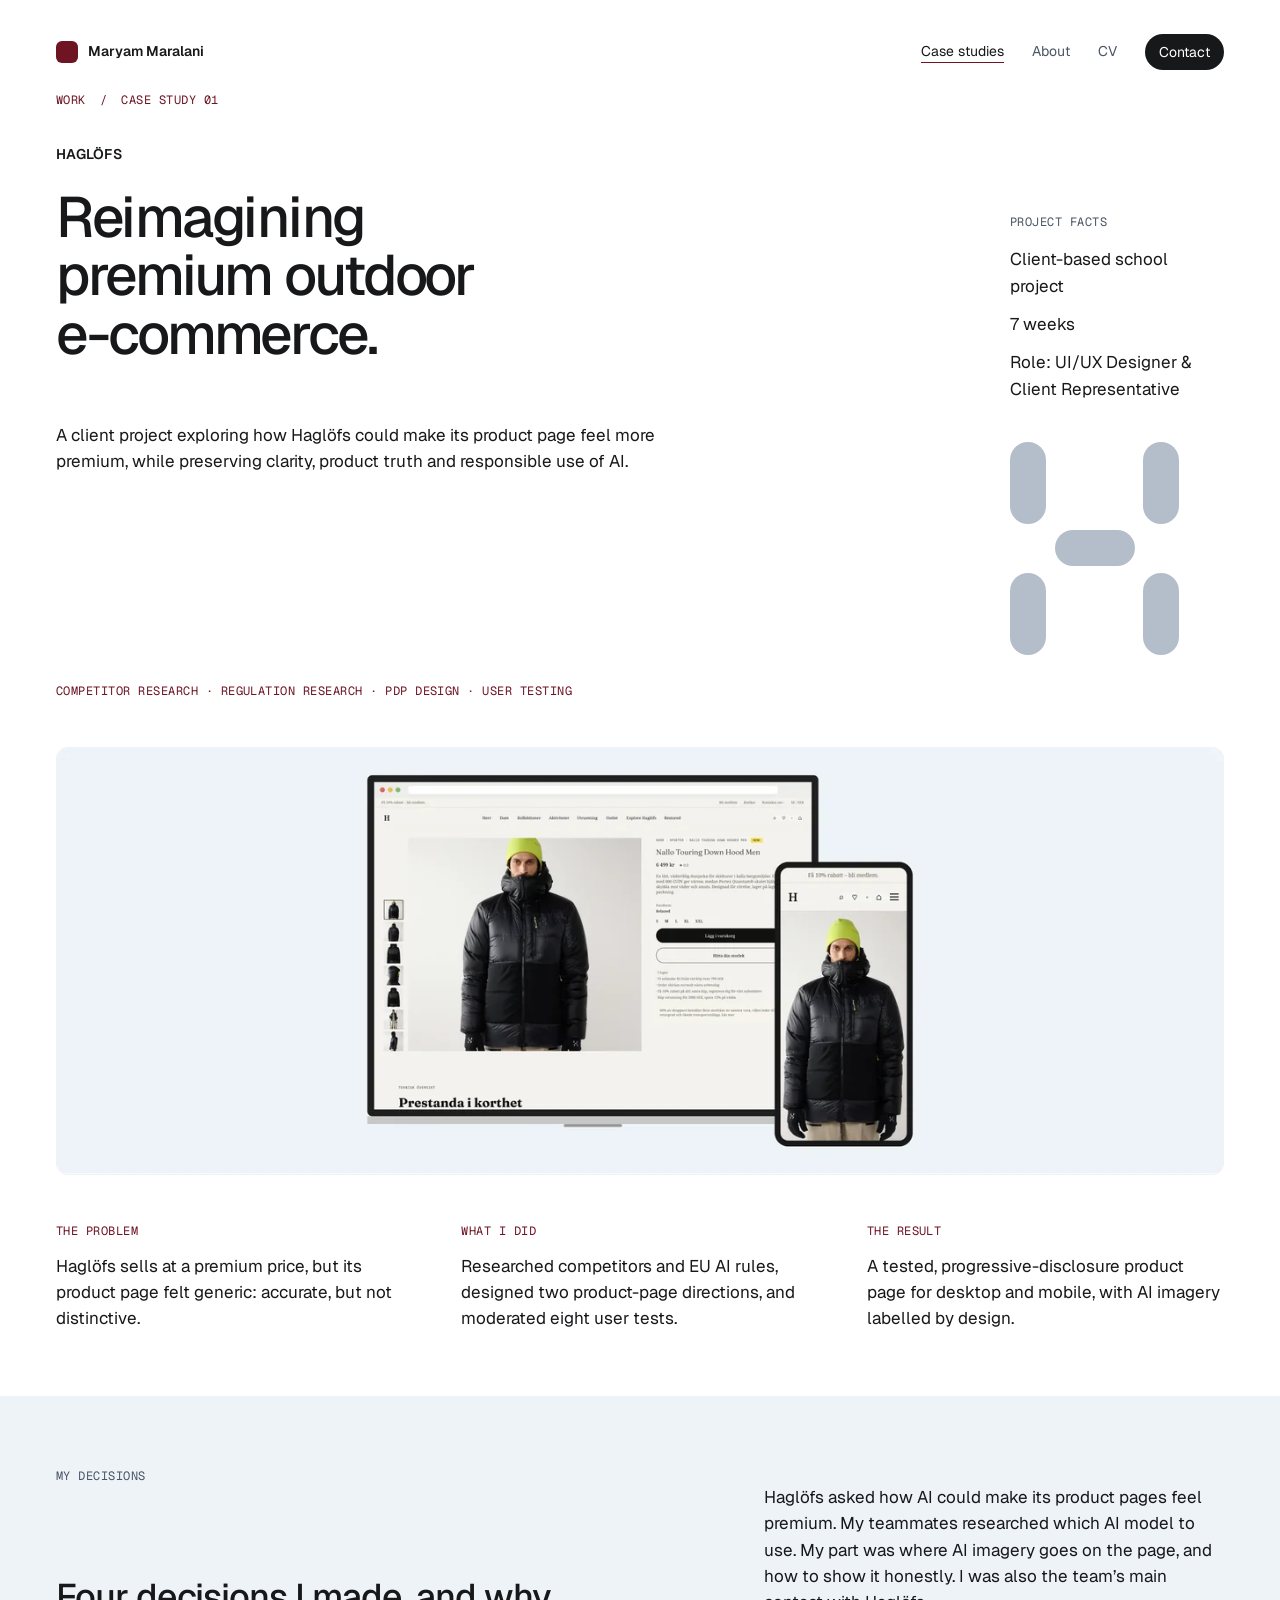
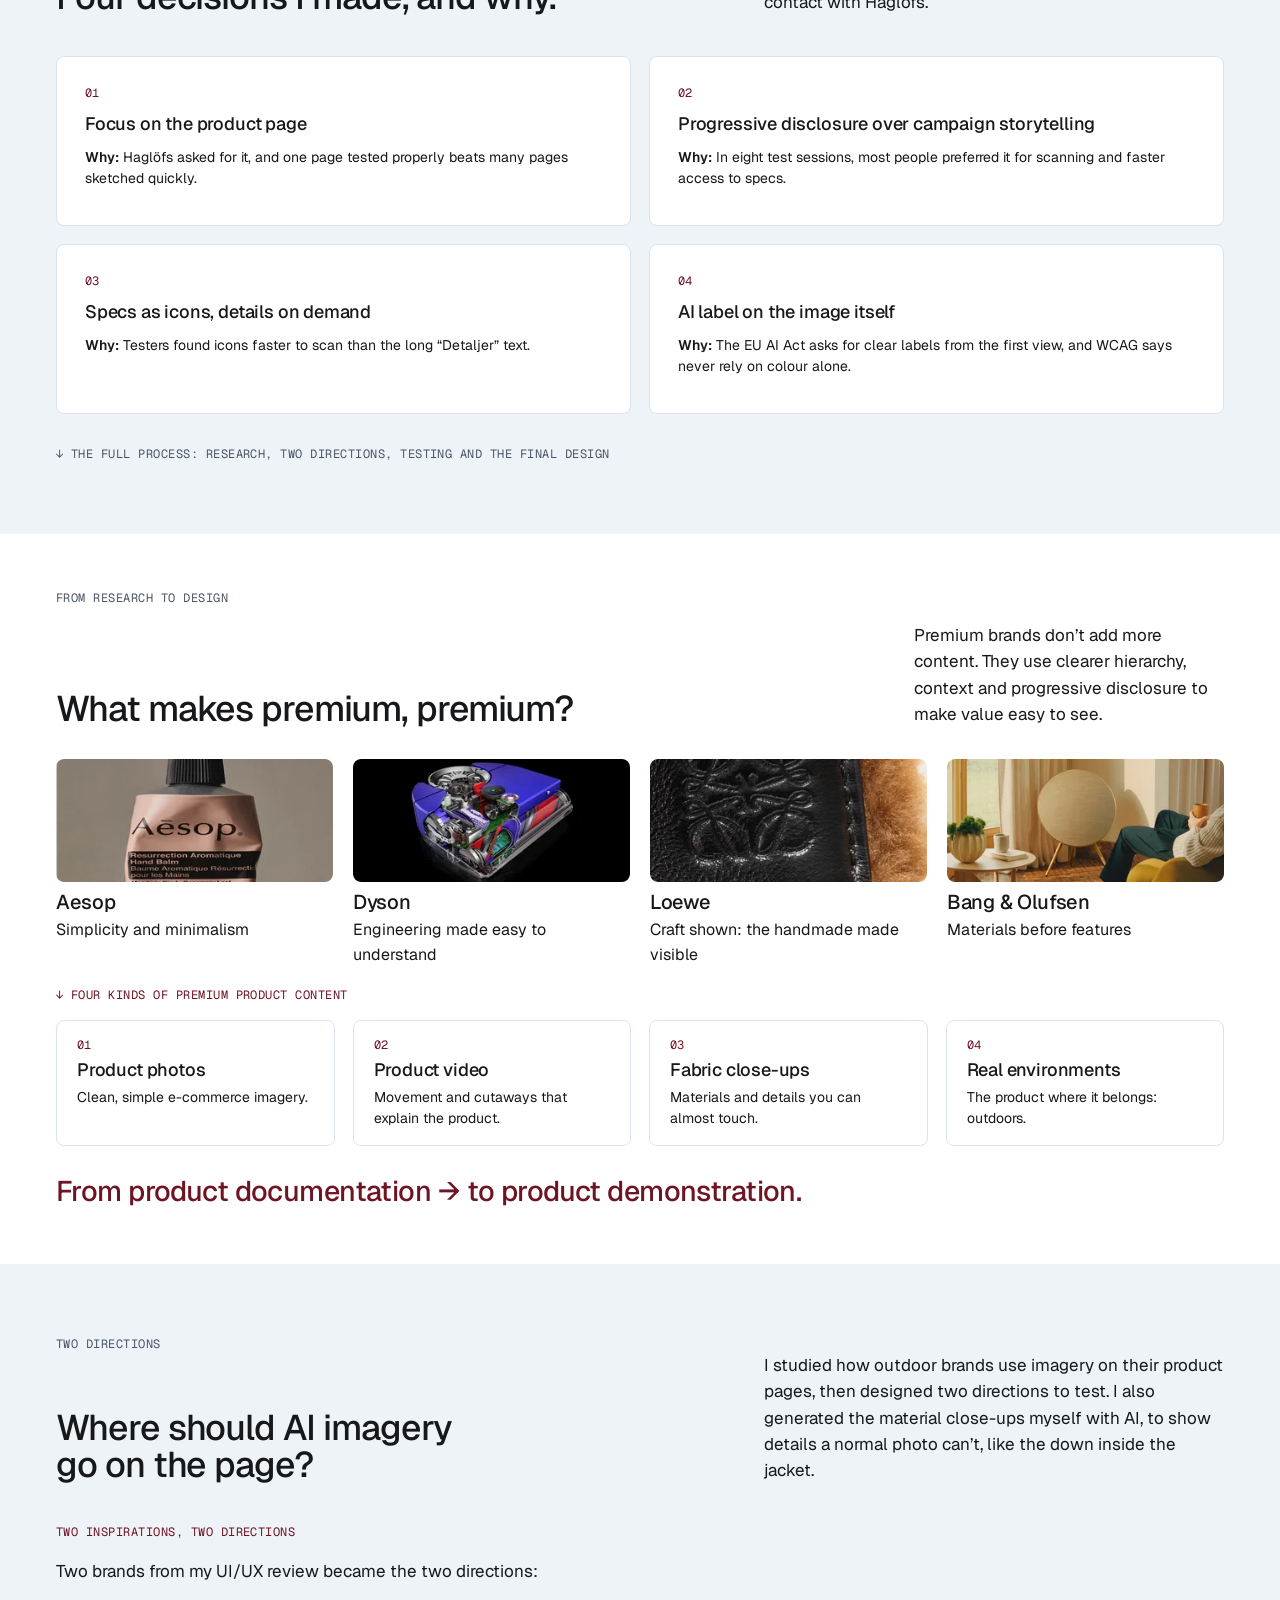
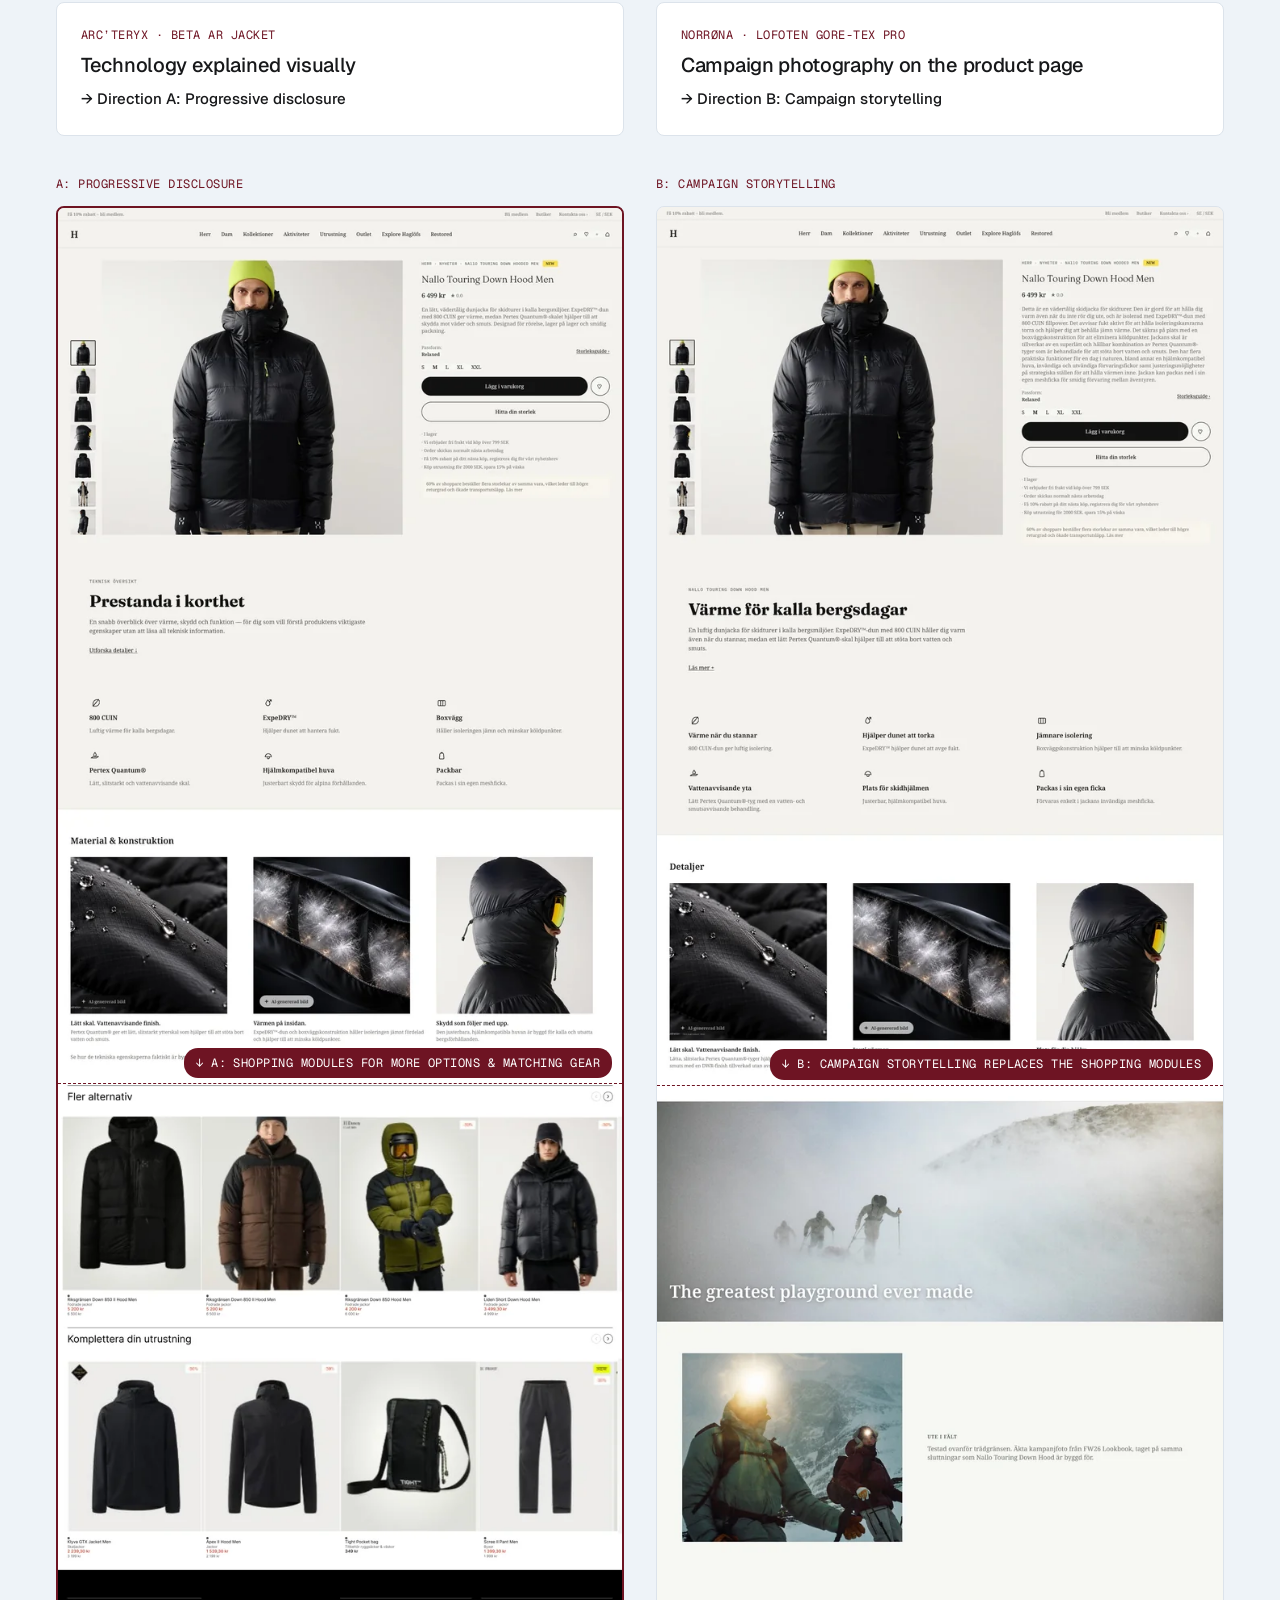
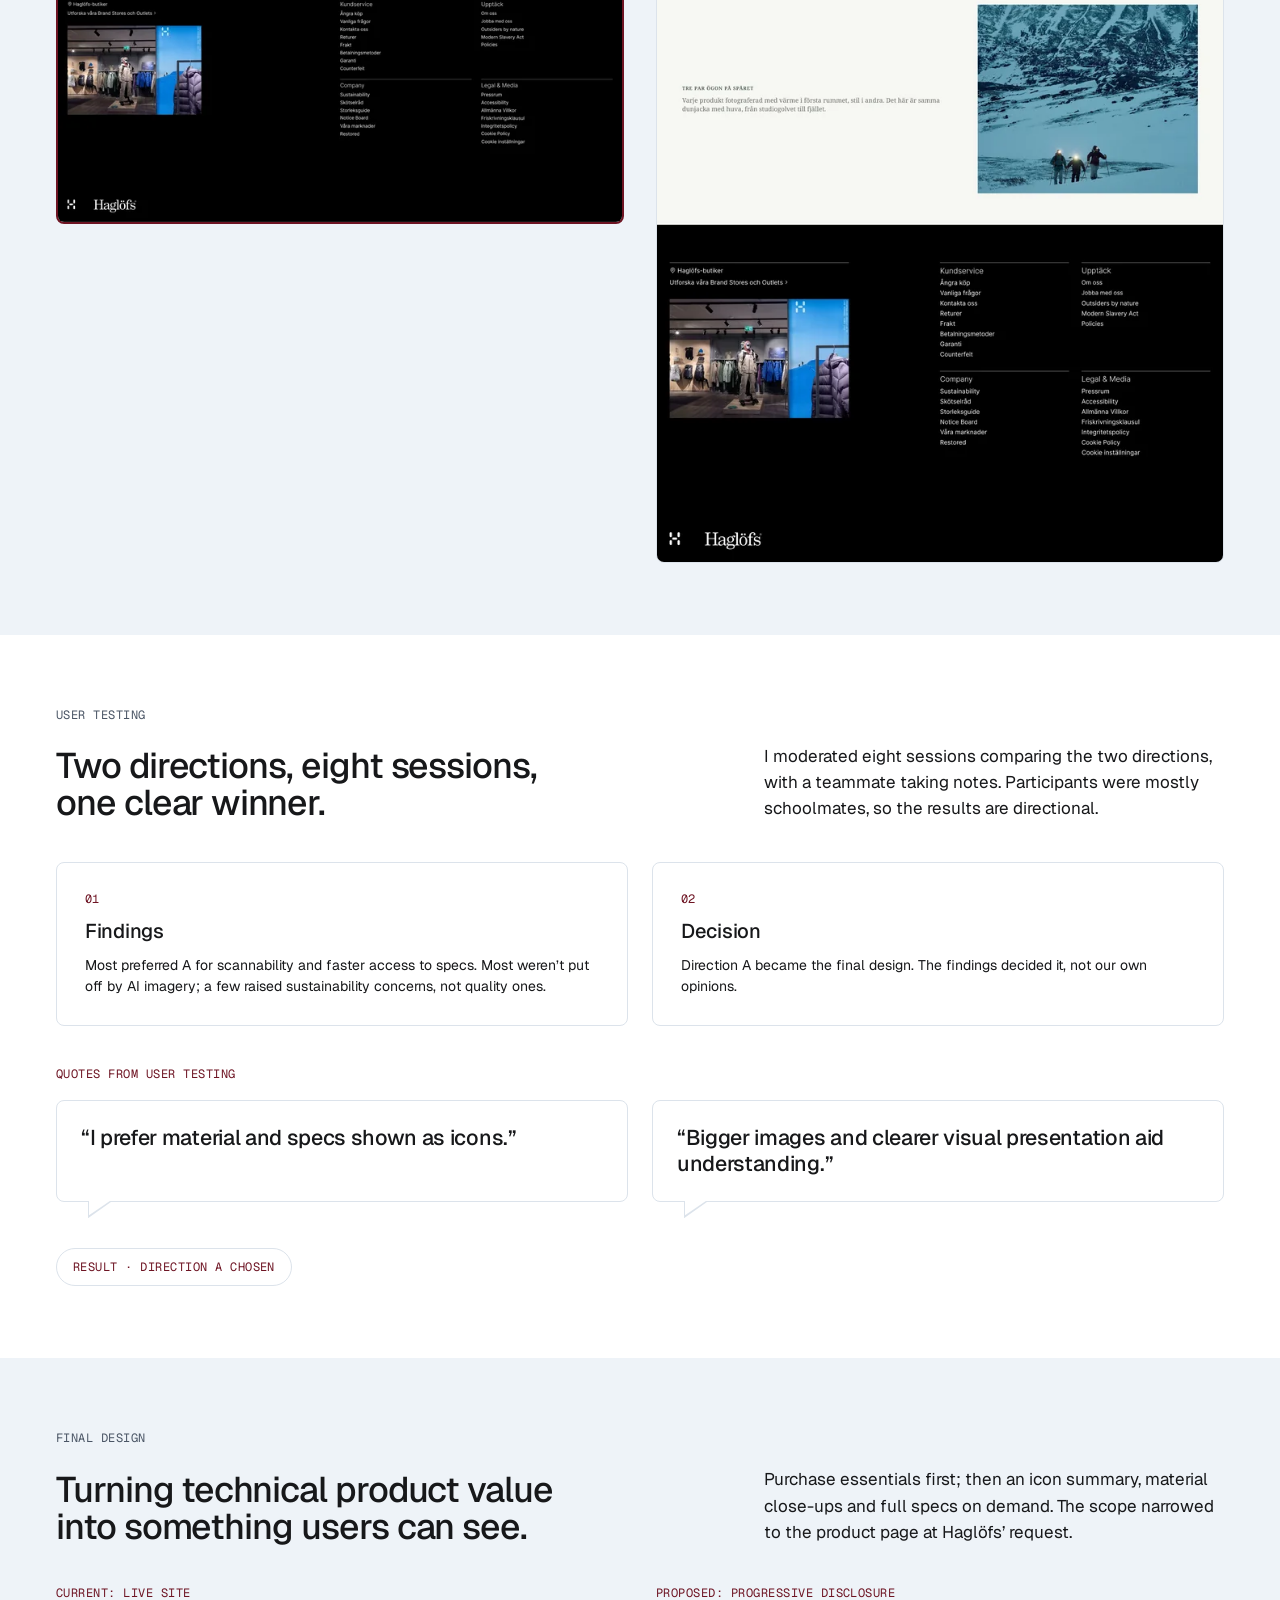
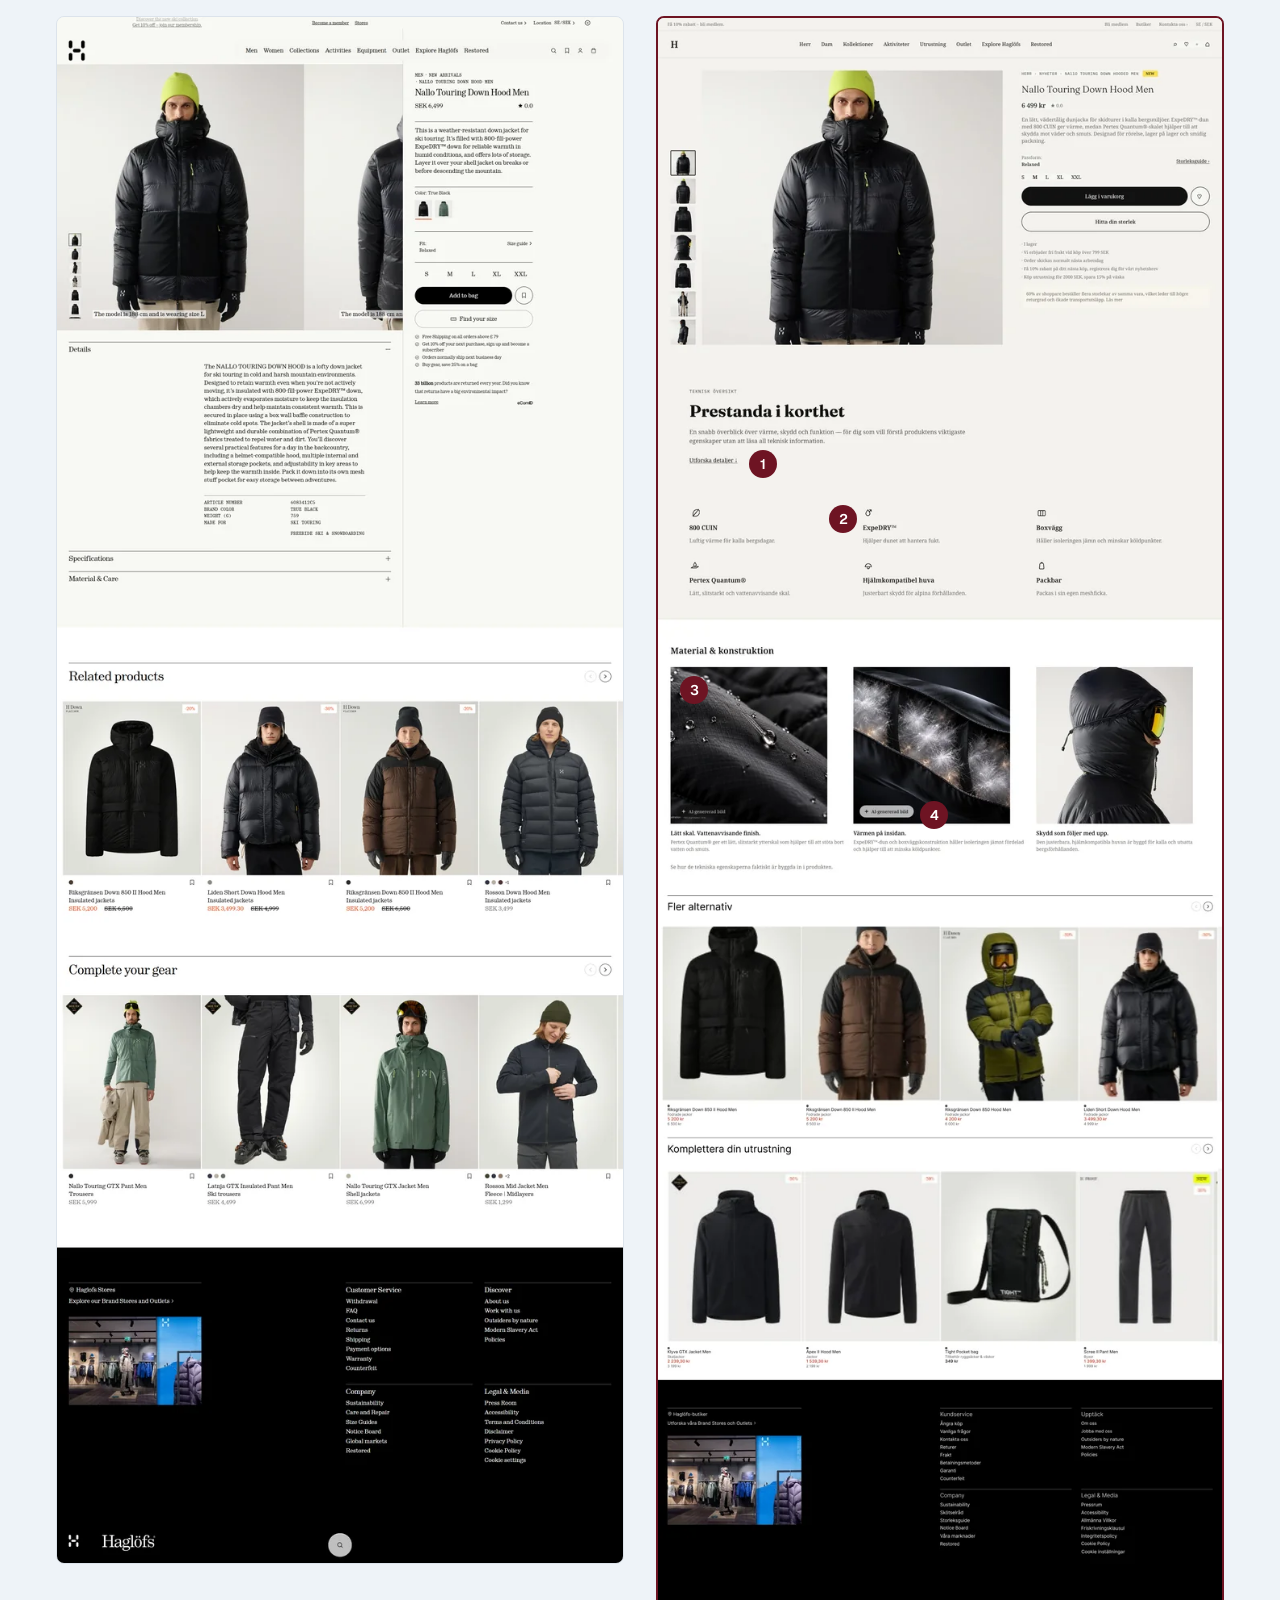
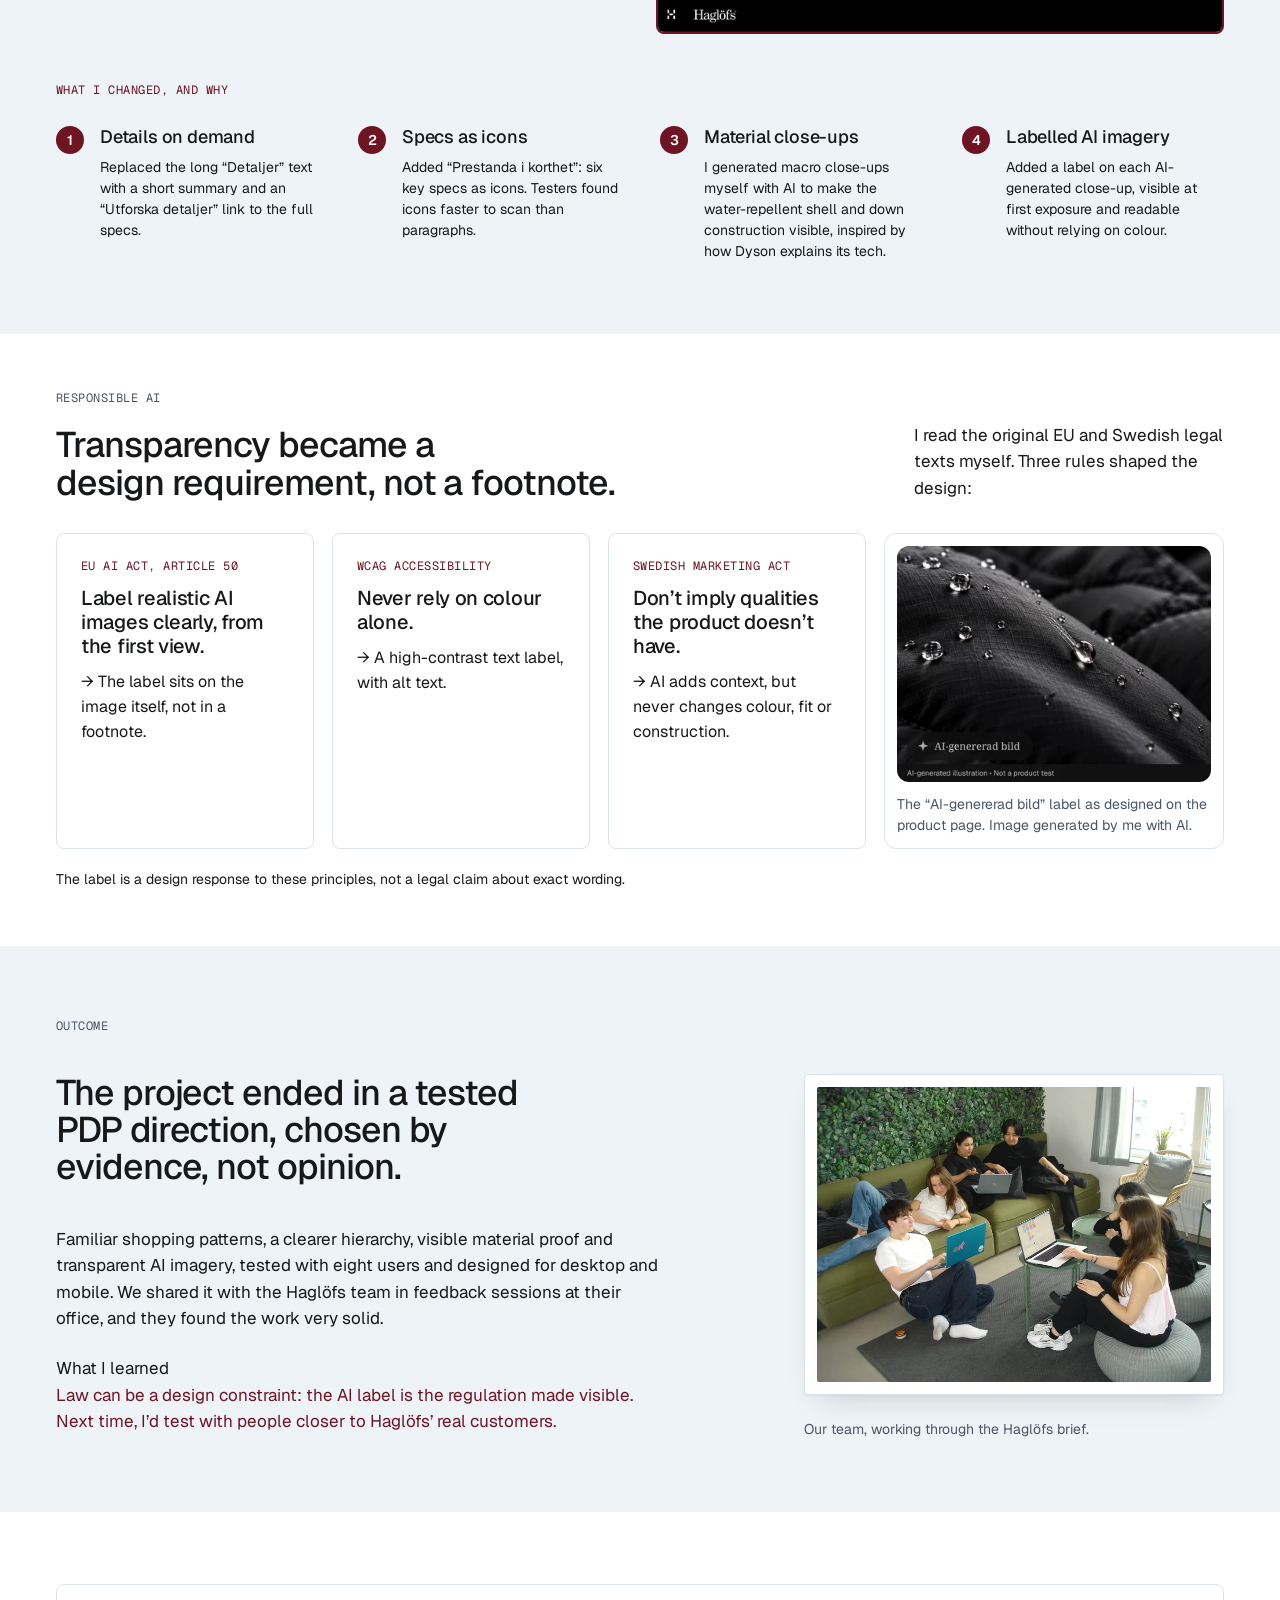
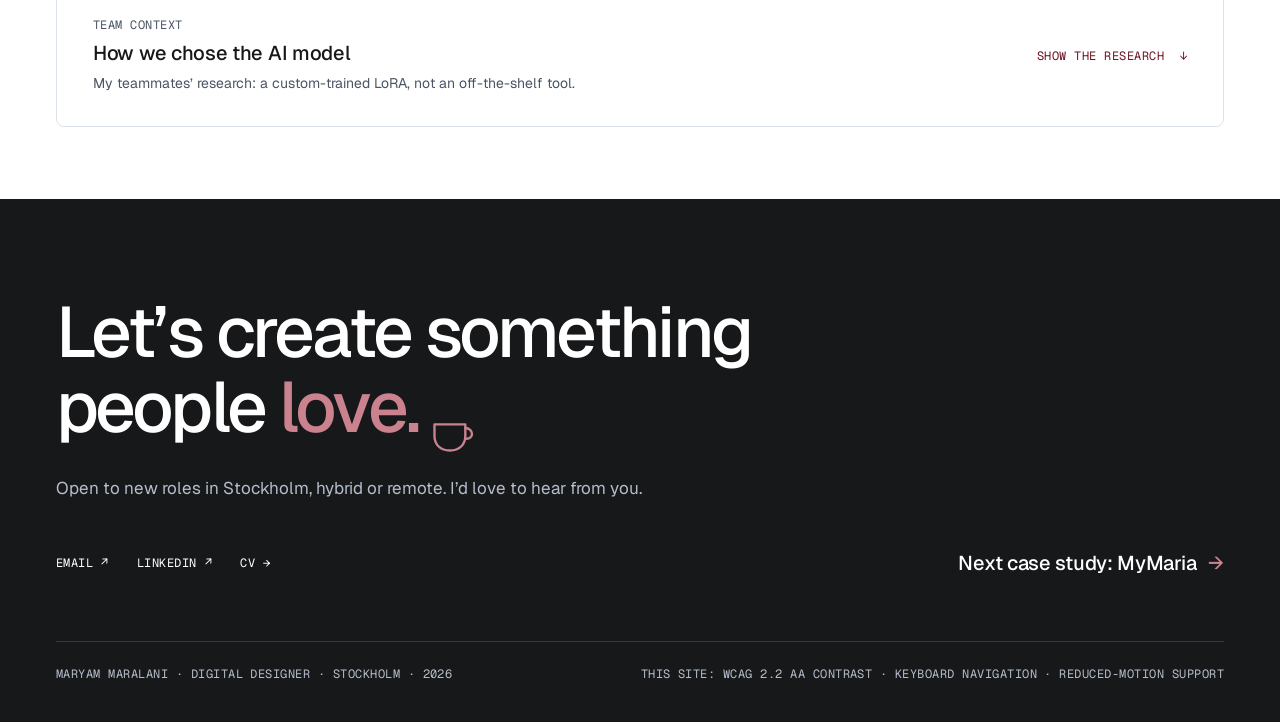
<file: haglofs.html>
<!doctype html>
<html lang="en">
<head>
  <meta charset="utf-8">
  <meta name="viewport" content="width=device-width, initial-scale=1">
  <title>Haglöfs case study · Maryam Maralani</title>
  <meta name="description" content="Reimagining premium outdoor e-commerce: a Haglöfs product page redesign with research, user testing and responsible AI imagery.">
  <meta property="og:type" content="website">
  <meta property="og:site_name" content="Maryam Maralani · Digital Designer">
  <meta property="og:title" content="Haglöfs case study · Maryam Maralani">
  <meta property="og:description" content="Reimagining premium outdoor e-commerce: a Haglöfs product page redesign with research, user testing and responsible AI imagery.">
  <meta property="og:url" content="https://maryam.maralani.eu/haglofs.html">
  <meta property="og:image" content="https://maryam.maralani.eu/images/og-image.png">
  <meta property="og:image:width" content="1200">
  <meta property="og:image:height" content="630">
  <meta property="og:image:alt" content="Maryam Maralani, Digital Designer: UX/UI, visual design and content">
  <meta name="twitter:card" content="summary_large_image">
  <meta name="theme-color" content="#FFFFFF">
  <link rel="icon" href="data:image/svg+xml,%3Csvg xmlns='http://www.w3.org/2000/svg' viewBox='0 0 32 32'%3E%3Crect width='32' height='32' rx='8' fill='%236E1423'/%3E%3C/svg%3E">
  <link rel="preconnect" href="https://fonts.googleapis.com">
  <link rel="preconnect" href="https://fonts.gstatic.com" crossorigin>
  <link rel="stylesheet" href="https://fonts.googleapis.com/css2?family=Geist:wght@400;500;600&family=Geist+Mono:wght@400&display=swap">
  <link rel="stylesheet" href="css/styles.css">
  <link rel="preload" as="image" href="images/haglofs/hero-devices-1328.webp">
  <script>if(!('onpagereveal' in window)&&!(window.matchMedia&&matchMedia('(prefers-reduced-motion: reduce)').matches))document.documentElement.classList.add('js-fade')</script>
  <script src="js/main.js" defer></script>
</head>
<body>
  <a class="skip-link" href="#main">Skip to content</a>
  <div class="progress" aria-hidden="true"><span></span></div>

  <header class="site-header">
    <nav class="container nav" aria-label="Main">
      <a class="nav__brand" href="index.html"><span class="nav__mark" aria-hidden="true"></span>Maryam Maralani</a>
      <ul class="nav__links">
        <li><a class="nav__link" href="index.html#work" aria-current="true">Case studies</a></li><li><a class="nav__link" href="about.html">About</a></li><li><a class="nav__link" href="cv.html">CV</a></li><li><a class="nav__cta" href="#contact">Contact</a></li>
      </ul>
    </nav>
  </header>

  <main id="main">

    <!-- Hero -->
    <section class="case-hero section--light" aria-labelledby="case-title">
      <div class="container case-hero__grid">
        <nav class="case-hero__crumb t-label" aria-label="Breadcrumb"><a href="index.html#work">Work</a><span aria-hidden="true">/</span><span aria-current="page">Case study 01</span></nav>
        <div class="case-hero__main">
          <p class="case-hero__client">HAGLÖFS</p>
          <h1 class="case-hero__title t-page" id="case-title">Reimagining<br> premium outdoor<br> e-commerce.</h1>
          <p class="case-hero__intro t-body-xl" style="max-width:640px">A client project exploring how Haglöfs could make its product page feel more premium, while preserving clarity, product truth and responsible use of AI.</p>
        </div>
        <div class="case-hero__facts t-body-m">
          <p class="t-label muted">Project facts</p>
          <p>Client-based school project</p>
          <p>7 weeks</p>
          <p>Role: UI/UX Designer &amp; Client Representative</p>
        </div>
        <div class="case-hero__mark"><svg class="mark-h" viewBox="0 0 169 213" aria-hidden="true" focusable="false"><g fill="currentColor"><rect x="0" y="0" width="36" height="82" rx="18"/><rect x="133" y="0" width="36" height="82" rx="18"/><rect x="0" y="131" width="36" height="82" rx="18"/><rect x="133" y="131" width="36" height="82" rx="18"/><rect x="45" y="88" width="80" height="36" rx="18"/></g></svg></div>
        <p class="case-hero__skills t-label">Competitor research  ·  Regulation research  ·  PDP design  ·  User testing</p>
      </div>
    </section>

    <div class="hero-visual section--light">
      <div class="container">
        <div class="panel">
          <img src="images/haglofs/hero-devices-1328.webp" srcset="images/haglofs/hero-devices-800.webp 800w, images/haglofs/hero-devices-1328.webp 1328w, images/haglofs/hero-devices-2656.webp 2656w" sizes="(min-width: 1440px) 1328px, (min-width: 1024px) calc(100vw - 112px), (min-width: 768px) calc(130vw - 104px), calc(170vw - 68px)" alt="The final Haglöfs product page design shown on a laptop and a phone" width="2656" height="971" fetchpriority="high">
        </div>
      </div>
    </div>

    <!-- At a glance -->
    <section class="section section--light glance-section" aria-label="At a glance" style="padding-top:0">
      <div class="container glance" data-reveal>
        <div><h2 class="t-label accent">The problem</h2><p class="t-body-l">Haglöfs sells at a premium price, but its product page felt generic: accurate, but not distinctive.</p></div>
        <div><h2 class="t-label accent">What I did</h2><p class="t-body-l">Researched competitors and EU AI rules, designed two product-page directions, and moderated eight user tests.</p></div>
        <div><h2 class="t-label accent">The result</h2><p class="t-body-l">A tested, progressive-disclosure product page for desktop and mobile, with AI imagery labelled by design.</p></div>
      </div>
    </section>

    <!-- 01 Key decisions: the skim layer -->
    <section class="section section--grey" aria-labelledby="h-decisions">
      <div class="container" data-reveal>
        <div class="section-head">
          <p class="section-label t-label"><span>My decisions</span></p>
          <h2 class="t-h2" id="h-decisions">Four decisions I made, and why.</h2>
          <p class="t-body-l" style="max-width:820px">Haglöfs asked how AI could make its product pages feel premium. My teammates researched which AI model to use. My part was where AI imagery goes on the page, and how to show it honestly. I was also the team’s main contact with Haglöfs.</p>
        </div>
        <ol class="grid grid--2 decisions">
          <li class="card card--roomy"><p class="t-label accent" aria-hidden="true">01</p><h3 class="t-h6">Focus on the product page</h3><p class="t-small"><strong>Why:</strong> Haglöfs asked for it, and one page tested properly beats many pages sketched quickly.</p></li>
          <li class="card card--roomy"><p class="t-label accent" aria-hidden="true">02</p><h3 class="t-h6">Progressive disclosure over campaign storytelling</h3><p class="t-small"><strong>Why:</strong> In eight test sessions, most people preferred it for scanning and faster access to specs.</p></li>
          <li class="card card--roomy"><p class="t-label accent" aria-hidden="true">03</p><h3 class="t-h6">Specs as icons, details on demand</h3><p class="t-small"><strong>Why:</strong> Testers found icons faster to scan than the long “Detaljer” text.</p></li>
          <li class="card card--roomy"><p class="t-label accent" aria-hidden="true">04</p><h3 class="t-h6">AI label on the image itself</h3><p class="t-small"><strong>Why:</strong> The EU AI Act asks for clear labels from the first view, and WCAG says never rely on colour alone.</p></li>
        </ol>
        <p class="t-label muted decisions__next"><span aria-hidden="true">↓  </span>The full process: research, two directions, testing and the final design</p>
      </div>
    </section>

    <!-- 02 Deep dive: research -->
    <section class="section section--light fit" aria-labelledby="h-research">
      <div class="container" data-reveal>
        <div class="section-head">
          <p class="section-label t-label"><span>From research to design</span></p>
          <h2 class="t-h2 measure-l" id="h-research">What makes premium, premium?</h2>
          <p class="t-body-l" style="max-width:820px">Premium brands don’t add more content. They use clearer hierarchy, context and progressive disclosure to make value easy to see.</p>
        </div>
        <div class="refs">
          <figure><img src="images/haglofs/ref-aesop-634.webp" srcset="images/haglofs/ref-aesop-330.webp 330w, images/haglofs/ref-aesop-634.webp 634w" sizes="(min-width: 1024px) 317px, calc(50vw - 30px)" alt="Aesop hand balm tube" width="634" height="280" loading="lazy"><figcaption><p class="t-h5">Aesop</p><p>Simplicity and minimalism</p></figcaption></figure>
          <figure><img src="images/haglofs/ref-dyson-634.webp" srcset="images/haglofs/ref-dyson-330.webp 330w, images/haglofs/ref-dyson-634.webp 634w" sizes="(min-width: 1024px) 317px, calc(50vw - 30px)" alt="Cutaway view of a Dyson robot vacuum showing its engineering" width="634" height="280" loading="lazy"><figcaption><p class="t-h5">Dyson</p><p>Engineering made easy to understand</p></figcaption></figure>
          <figure><img src="images/haglofs/ref-loewe-634.webp" srcset="images/haglofs/ref-loewe-330.webp 330w, images/haglofs/ref-loewe-634.webp 634w" sizes="(min-width: 1024px) 317px, calc(50vw - 30px)" alt="Close-up of an embossed Loewe leather detail" width="634" height="280" loading="lazy"><figcaption><p class="t-h5">Loewe</p><p>Craft shown: the handmade made visible</p></figcaption></figure>
          <figure><img src="images/haglofs/ref-bang-olufsen-634.webp" srcset="images/haglofs/ref-bang-olufsen-330.webp 330w, images/haglofs/ref-bang-olufsen-634.webp 634w" sizes="(min-width: 1024px) 317px, calc(50vw - 30px)" alt="A Bang &amp; Olufsen speaker in a warm living room" width="634" height="280" loading="lazy"><figcaption><p class="t-h5">Bang &amp; Olufsen</p><p>Materials before features</p></figcaption></figure>
        </div>
        <p class="t-label accent" style="margin-top:20px"><span aria-hidden="true">↓   </span>Four kinds of premium product content</p>
        <ol class="grid grid--4" style="margin-top:16px">
          <li class="card"><p class="t-label accent" aria-hidden="true">01</p><h4 class="t-h6" style="font-weight:500">Product photos</h4><p class="t-small">Clean, simple e-commerce imagery.</p></li>
          <li class="card"><p class="t-label accent" aria-hidden="true">02</p><h4 class="t-h6" style="font-weight:500">Product video</h4><p class="t-small">Movement and cutaways that explain the product.</p></li>
          <li class="card"><p class="t-label accent" aria-hidden="true">03</p><h4 class="t-h6" style="font-weight:500">Fabric close-ups</h4><p class="t-small">Materials and details you can almost touch.</p></li>
          <li class="card"><p class="t-label accent" aria-hidden="true">04</p><h4 class="t-h6" style="font-weight:500">Real environments</h4><p class="t-small">The product where it belongs: outdoors.</p></li>
        </ol>
        <p class="t-quote-l accent fit-gap" style="max-width:1100px">From product documentation → to product demonstration.</p>
      </div>
    </section>

    <!-- 05 Question 2 -->
    <section class="section section--grey" aria-labelledby="h-q2">
      <div class="container" data-reveal>
        <div class="section-head">
          <p class="section-label t-label"><span>Two directions</span></p>
          <h2 class="t-h2 measure-l" id="h-q2">Where should AI imagery<br> go on the page?</h2>
          <p class="t-body-l" style="max-width:850px">I studied how outdoor brands use imagery on their product pages, then designed two directions to test. I also generated the material close-ups myself with AI, to show details a normal photo can’t, like the down inside the jacket.</p>
        </div>
        <h3 class="t-label accent">Two inspirations, two directions</h3>
        <p class="t-body-m" style="margin-top:18px">Two brands from my UI/UX review became the two directions:</p>
        <div class="inspo" style="margin-top:18px">
          <div class="card"><p class="t-label accent">Arc’teryx · Beta AR jacket</p><p class="t-h5">Technology explained visually</p><p style="font-size:15px;font-weight:500">→  Direction A: Progressive disclosure</p></div>
          <div class="card"><p class="t-label accent">Norrøna · Lofoten Gore-Tex Pro</p><p class="t-h5">Campaign photography on the product page</p><p style="font-size:15px;font-weight:500">→  Direction B: Campaign storytelling</p></div>
        </div>
        <div class="shots" style="margin-top:40px">
          <figure class="shot">
            <figcaption class="t-label accent">A: Progressive disclosure</figcaption>
            <div class="shot__frame is-winner">
              <img src="images/haglofs/direction-a-1296.webp" srcset="images/haglofs/direction-a-700.webp 700w, images/haglofs/direction-a-1296.webp 1296w" sizes="(min-width: 1024px) 648px, calc(100vw - 40px)" width="1296" height="3709" alt="Direction A: the product page with a short summary, specs shown as icons, material close-ups, and shopping modules for more options and matching gear" loading="lazy">
              <p class="shot__split" style="--at:54.2%"><span class="t-label">↓  A: Shopping modules for more options &amp; matching gear</span></p>
            </div>
          </figure>
          <figure class="shot">
            <figcaption class="t-label accent">B: Campaign storytelling</figcaption>
            <div class="shot__frame ">
              <img src="images/haglofs/direction-b-1296.webp" srcset="images/haglofs/direction-b-700.webp 700w, images/haglofs/direction-b-1296.webp 1296w" sizes="(min-width: 1024px) 648px, calc(100vw - 40px)" width="1296" height="4477" alt="Direction B: the same product page, where campaign photography replaces the shopping modules" loading="lazy">
              <p class="shot__split" style="--at:44.9%"><span class="t-label">↓  B: Campaign storytelling replaces the shopping modules</span></p>
            </div>
          </figure>
        </div>
      </div>
    </section>

    <!-- 06 User testing -->
    <section class="section section--light" aria-labelledby="h-testing">
      <div class="container" data-reveal>
        <div class="section-head">
          <p class="section-label t-label"><span>User testing</span></p>
          <h2 class="t-h2" id="h-testing" style="max-width:900px">Two directions, eight sessions,<br> one clear winner.</h2>
          <p class="t-body-l" style="max-width:900px">I moderated eight sessions comparing the two directions, with a teammate taking notes. Participants were mostly schoolmates, so the results are directional.</p>
        </div>
        <div class="grid grid--2">
          <div class="card card--roomy"><p class="t-label accent" aria-hidden="true">01</p><h3 class="t-h5">Findings</h3><p class="t-small">Most preferred A for scannability and faster access to specs. Most weren’t put off by AI imagery; a few raised sustainability concerns, not quality ones.</p></div>
          <div class="card card--roomy"><p class="t-label accent" aria-hidden="true">02</p><h3 class="t-h5">Decision</h3><p class="t-small">Direction A became the final design. The findings decided it, not our own opinions.</p></div>
        </div>
        <h3 class="t-label accent" style="margin-top:40px">Quotes from user testing</h3>
        <div class="grid grid--2" style="margin-top:18px">
          <figure class="quote-card quote-card--bubble"><blockquote class="t-quote-m">“I prefer material and specs shown as icons.”</blockquote></figure>
          <figure class="quote-card quote-card--bubble"><blockquote class="t-quote-m">“Bigger images and clearer visual presentation aid understanding.”</blockquote></figure>
        </div>
        <p class="pill t-label" style="margin-top:30px">Result  ·  Direction A chosen</p>
      </div>
    </section>

    <!-- 07 Final design -->
    <section class="section section--grey" aria-labelledby="h-final">
      <div class="container" data-reveal>
        <div class="section-head">
          <p class="section-label t-label"><span>Final design</span></p>
          <h2 class="t-h2" id="h-final" style="max-width:980px">Turning technical product value<br> into something users can see.</h2>
          <p class="t-body-l" style="max-width:870px">Purchase essentials first; then an icon summary, material close-ups and full specs on demand. The scope narrowed to the product page at Haglöfs’ request.</p>
        </div>
        <div class="shots">
          <figure class="shot">
            <figcaption class="t-label accent">Current: live site</figcaption>
            <div class="shot__frame ">
              <img src="images/haglofs/current-site-1296.webp" srcset="images/haglofs/current-site-700.webp 700w, images/haglofs/current-site-1296.webp 1296w" sizes="(min-width: 1024px) 648px, calc(100vw - 40px)" width="1296" height="3542" alt="The current Haglöfs product page, with a long Detaljer text block" loading="lazy">
              
            </div>
          </figure>
          <figure class="shot">
            <figcaption class="t-label accent">Proposed: progressive disclosure</figcaption>
            <div class="shot__frame is-winner" data-markers>
              <img src="images/haglofs/direction-a-1296.webp" srcset="images/haglofs/direction-a-700.webp 700w, images/haglofs/direction-a-1296.webp 1296w" sizes="(min-width: 1024px) 648px, calc(100vw - 40px)" width="1296" height="3709" alt="The proposed product page, with numbered markers 1 to 4 on the changes described below" loading="lazy">
              <span class="marker" data-mark="1" style="--n:0;--x:16.2%;--y:26.8%" aria-hidden="true">1</span><span class="marker" data-mark="2" style="--n:1;--x:30.4%;--y:30.2%" aria-hidden="true">2</span><span class="marker" data-mark="3" style="--n:2;--x:3.9%;--y:40.8%" aria-hidden="true">3</span><span class="marker" data-mark="4" style="--n:3;--x:46.5%;--y:48.5%" aria-hidden="true">4</span>
            </div>
          </figure>
        </div>
        <h3 class="t-label accent" style="margin-top:48px">What I changed, and why</h3>
        <ol class="changes" style="margin-top:28px">
          <li class="change" data-mark="1" tabindex="0"><span class="marker" aria-hidden="true">1</span><div><h4 class="t-h6">Details on demand</h4><p class="t-small">Replaced the long “Detaljer” text with a short summary and an “Utforska detaljer” link to the full specs.</p></div></li>
          <li class="change" data-mark="2" tabindex="0"><span class="marker" aria-hidden="true">2</span><div><h4 class="t-h6">Specs as icons</h4><p class="t-small">Added “Prestanda i korthet”: six key specs as icons. Testers found icons faster to scan than paragraphs.</p></div></li>
          <li class="change" data-mark="3" tabindex="0"><span class="marker" aria-hidden="true">3</span><div><h4 class="t-h6">Material close-ups</h4><p class="t-small">I generated macro close-ups myself with AI to make the water-repellent shell and down construction visible, inspired by how Dyson explains its tech.</p></div></li>
          <li class="change" data-mark="4" tabindex="0"><span class="marker" aria-hidden="true">4</span><div><h4 class="t-h6">Labelled AI imagery</h4><p class="t-small">Added a label on each AI-generated close-up, visible at first exposure and readable without relying on colour.</p></div></li>
        </ol>
      </div>
    </section>

    <!-- 08 Responsible AI -->
    <section class="section section--light fit" aria-labelledby="h-ai">
      <div class="container" data-reveal>
        <div class="section-head">
          <p class="section-label t-label"><span>Responsible AI</span></p>
          <h2 class="t-h2" id="h-ai" style="max-width:950px">Transparency became a<br> design requirement, not a footnote.</h2>
          <p class="t-body-l" style="max-width:850px">I read the original EU and Swedish legal texts myself. Three rules shaped the design:</p>
        </div>
        <div class="ai-row">
        <ol class="grid grid--3">
          <li class="card"><p class="t-label accent">EU AI Act, Article 50</p><h3 class="t-h5">Label realistic AI images clearly, from the first view.</h3><p>→  The label sits on the image itself, not in a footnote.</p></li>
          <li class="card"><p class="t-label accent">WCAG accessibility</p><h3 class="t-h5">Never rely on colour alone.</h3><p>→  A high-contrast text label, with alt text.</p></li>
          <li class="card"><p class="t-label accent">Swedish Marketing Act</p><h3 class="t-h5">Don’t imply qualities the product doesn’t have.</h3><p>→  AI adds context, but never changes colour, fit or construction.</p></li>
        </ol>
        <figure class="ai-example">
          <img src="images/haglofs/ai-closeup-628.webp" srcset="images/haglofs/ai-closeup-400.webp 400w, images/haglofs/ai-closeup-628.webp 628w" sizes="(min-width: 1024px) 314px, calc(100vw - 72px)" alt="AI-generated close-up of water droplets on a black down jacket, with an “AI-genererad bild” label on the image and the caption “AI-generated illustration • Not a product test”" width="628" height="471" loading="lazy">
          <figcaption class="t-small">The “AI-genererad bild” label as designed on the product page. Image generated by me with AI.</figcaption>
        </figure>
        </div>
        <p class="t-small" style="margin-top:20px">The label is a design response to these principles, not a legal claim about exact wording.</p>
      </div>
    </section>

    <!-- 10 Outcome -->
    <section class="section section--grey outcome-section" aria-labelledby="h-outcome">
      <div class="container" data-reveal>
        <div class="section-head"><p class="section-label t-label"><span>Outcome</span></p></div>
        <div class="outcome">
          <h2 class="t-h2" id="h-outcome">The project ended in a tested<br> PDP direction, chosen by<br> evidence, not opinion.</h2>
          <figure class="print outcome__photo">
          <div class="print__paper"><img src="images/haglofs/team-photo-744.webp" srcset="images/haglofs/team-photo-400.webp 400w, images/haglofs/team-photo-744.webp 744w" sizes="(min-width: 1024px) 420px, calc(100vw - 64px)" alt="The project team working on laptops on a green sofa and floor cushions" width="744" height="558" loading="lazy"></div>
          <figcaption class="t-small muted">Our team, working through the Haglöfs brief.</figcaption>
        </figure>
          <p class="t-body-l">Familiar shopping patterns, a clearer hierarchy, visible material proof and transparent AI imagery, tested with eight users and designed for desktop and mobile. We shared it with the Haglöfs team in feedback sessions at their office, and they found the work very solid.</p>
          <p class="outcome__learned t-body-m"><strong>What I learned</strong><span>Law can be a design constraint: the AI label is the regulation made visible. Next time, I’d test with people closer to Haglöfs’ real customers.</span></p>
        </div>
      </div>
    </section>

    <!-- 09 Team context, folded -->
    <section class="section section--light q1" aria-labelledby="h-team">
      <div class="container">
        <details class="team-fold">
          <summary class="team-fold__summary"><span><span class="section-label t-label"><span>Team context</span></span><span class="t-h5" id="h-team">How we chose the AI model</span><span class="t-small muted">My teammates’ research: a custom-trained LoRA, not an off-the-shelf tool.</span></span><span class="team-fold__toggle t-label" aria-hidden="true"><span class="team-fold__more">Show the research <span class="link-arrow__arrow">↓</span></span><span class="team-fold__less">Hide <span class="link-arrow__arrow">↑</span></span></span></summary>
          <div class="team-fold__body">
        <ul class="options q1-options" style="margin-top:0">
          <li class="card"><div class="option__top"><h3 class="option__name t-label muted">General AI tools</h3></div><p class="option__cost t-h6 muted">&lt; 1K SEK</p><p class="t-small muted">Fast to start, but generic-looking output.</p></li>
          <li class="card"><div class="option__top"><h3 class="option__name t-label muted">AI photo platforms</h3></div><p class="option__cost t-h6 muted">~200–800 SEK / month</p><p class="t-small muted">Off the shelf, with the same generic-output risk.</p></li>
          <li class="card is-pick"><div class="option__top"><h3 class="option__name t-label">Custom LoRA</h3><span class="tag t-label">Recommended</span></div><p class="option__cost t-h6">15K–300K+ SEK</p><p class="t-small muted">Learns Haglöfs’ own look and keeps it consistent.</p></li>
          <li class="card"><div class="option__top"><h3 class="option__name t-label muted">Model from scratch</h3></div><p class="option__cost t-h6 muted">Millions of SEK</p><p class="t-small muted">Most control, but the highest cost and longest wait.</p></li>
        </ul>
        <div class="cols-3 q1-block">
          <div class="open-col"><h3 class="t-label accent">What a LoRA is</h3><p>A small trained layer on top of an existing image model that teaches it one consistent Haglöfs look.</p></div>
          <div class="open-col"><h3 class="t-label accent">What testing showed</h3><p>A few consistent training images beat many inconsistent ones.</p></div>
          <div class="open-col"><h3 class="t-label accent">The recommendation</h3><p>A 2–6 week pilot (15–50K SEK) on products that are already released.</p></div>
        </div>
        <h3 class="t-label accent q1-block">Training results</h3>
        <div class="tests" style="margin-top:24px">
          <figure class="test">
            <h4 class="t-label accent">Test 1 · 12 mixed training pairs</h4>
            <div class="pair">
              <img src="images/haglofs/lora-input-480.webp" srcset="images/haglofs/lora-input-240.webp 240w, images/haglofs/lora-input-480.webp 480w" sizes="(min-width: 1024px) 240px, 42vw" width="480" height="600" alt="Test 1 input: the original backpack product photo" loading="lazy">
              <span class="pair__arrow" aria-hidden="true">→</span>
              <img src="images/haglofs/lora-output-1-480.webp" srcset="images/haglofs/lora-output-1-240.webp 240w, images/haglofs/lora-output-1-480.webp 480w" sizes="(min-width: 1024px) 240px, 42vw" width="480" height="600" alt="Test 1 output: the AI-generated backpack, cropped tighter with smoother fabric" loading="lazy">
            </div>
            <figcaption class="t-small">Same backpack, trained on images from mixed sources. It came back cropped too tight, with the fabric texture smoothed away.</figcaption>
          </figure>
          <figure class="test">
            <h4 class="t-label accent">Test 2 · 3 consistent training pairs</h4>
            <div class="pair">
              <img src="images/haglofs/lora-input-480.webp" srcset="images/haglofs/lora-input-240.webp 240w, images/haglofs/lora-input-480.webp 480w" sizes="(min-width: 1024px) 240px, 42vw" width="480" height="600" alt="Test 2 input: the same original backpack product photo" loading="lazy">
              <span class="pair__arrow" aria-hidden="true">→</span>
              <img class="is-best" src="images/haglofs/lora-output-2-480.webp" srcset="images/haglofs/lora-output-2-240.webp 240w, images/haglofs/lora-output-2-480.webp 480w" sizes="(min-width: 1024px) 240px, 42vw" width="480" height="600" alt="Test 2 output: the AI-generated backpack with consistent lighting and composition" loading="lazy">
            </div>
            <figcaption class="t-small">Fewer images, all with the same look. Lighting and composition became consistent.</figcaption>
          </figure>
        </div>
          </div>
        </details>
      </div>
    </section>
  </main>

  <!-- Floating back-to-top badge: appears after the hero; drag it to either side -->
  <button class="to-top" type="button" aria-label="Back to top" tabindex="-1" aria-hidden="true">
    <svg viewBox="0 0 72 72" aria-hidden="true" focusable="false">
      <circle class="disc" cx="36" cy="36" r="35.5"/>
      <g class="ring">
        <path id="ring-path" d="M36 36m-27.5 0a27.5 27.5 0 1 1 55 0a27.5 27.5 0 1 1 -55 0" fill="none"/>
        <text class="ring-text"><textPath href="#ring-path" textLength="171" lengthAdjust="spacing">back to top · back to top ·</textPath></text>
      </g>
      <g class="arrow"><g transform="translate(29 26)">
        <path d="M7.29181 17.2188C6.41681 12.4688 7.58348 7.71875 7.00015 2.375"/>
        <path d="M2.9165 6.53125C4.6665 4.75 5.83317 3.5625 6.99984 2.07812C8.1665 3.5625 9.33317 5.04688 11.0832 6.23438"/>
      </g></g>
    </svg>
  </button>

  <footer class="site-footer" id="contact" aria-labelledby="contact-title">
    <div class="container">
      <h2 class="site-footer__headline" id="contact-title">Let’s create something<br>people <em>love.</em><span class="fika" aria-hidden="true"><svg viewBox="0 0 64 96" focusable="false">
          <g class="fika__steam"><path d="M13.67 56.67C9.67 51.67 17.67 48.67 13.67 43.67C9.67 38.67 17.67 35.67 13.67 30.67"/><path d="M23.67 56.67C19.67 51.67 27.67 48.67 23.67 43.67C19.67 38.67 27.67 35.67 23.67 30.67"/><path d="M33.67 56.67C29.67 51.67 37.67 48.67 33.67 43.67C29.67 38.67 37.67 35.67 33.67 30.67"/></g>
          <g class="fika__cup"><path d="M10.67 56.67H45.33V70C45.33 79.33 38.67 86 28 86C17.33 86 10.67 79.33 10.67 70V56.67Z"/><path d="M45.33 60.67C54.67 60.67 56 74 45.33 72.67"/></g>
        </svg></span></h2>
      <p class="site-footer__text">Open to new roles in Stockholm, hybrid or remote. I’d love to hear from you.</p>
      <div class="site-footer__row">
        <ul class="site-footer__links t-label">
          <li><a href="mailto:maryamhmaralani@gmail.com">Email <span aria-hidden="true">↗</span><span class="sr-only"> maryamhmaralani@gmail.com</span></a></li>
          <li><a href="https://www.linkedin.com/in/maryam-maralani" rel="noopener">LinkedIn <span aria-hidden="true">↗</span></a></li>
          <li><a href="cv.html">CV <span aria-hidden="true">→</span></a></li>
        </ul>
        <a class="site-footer__next" href="mymaria.html">Next case study: MyMaria <span aria-hidden="true">→</span></a>
      </div>
      <div class="site-footer__bottom t-label">
        <p>Maryam Maralani  ·  Digital Designer  ·  Stockholm  ·  2026</p>
        <p class="site-footer__note">This site: WCAG 2.2 AA contrast · keyboard navigation · reduced-motion support</p>
      </div>
    </div>
  </footer>
</body>
</html>
</file>
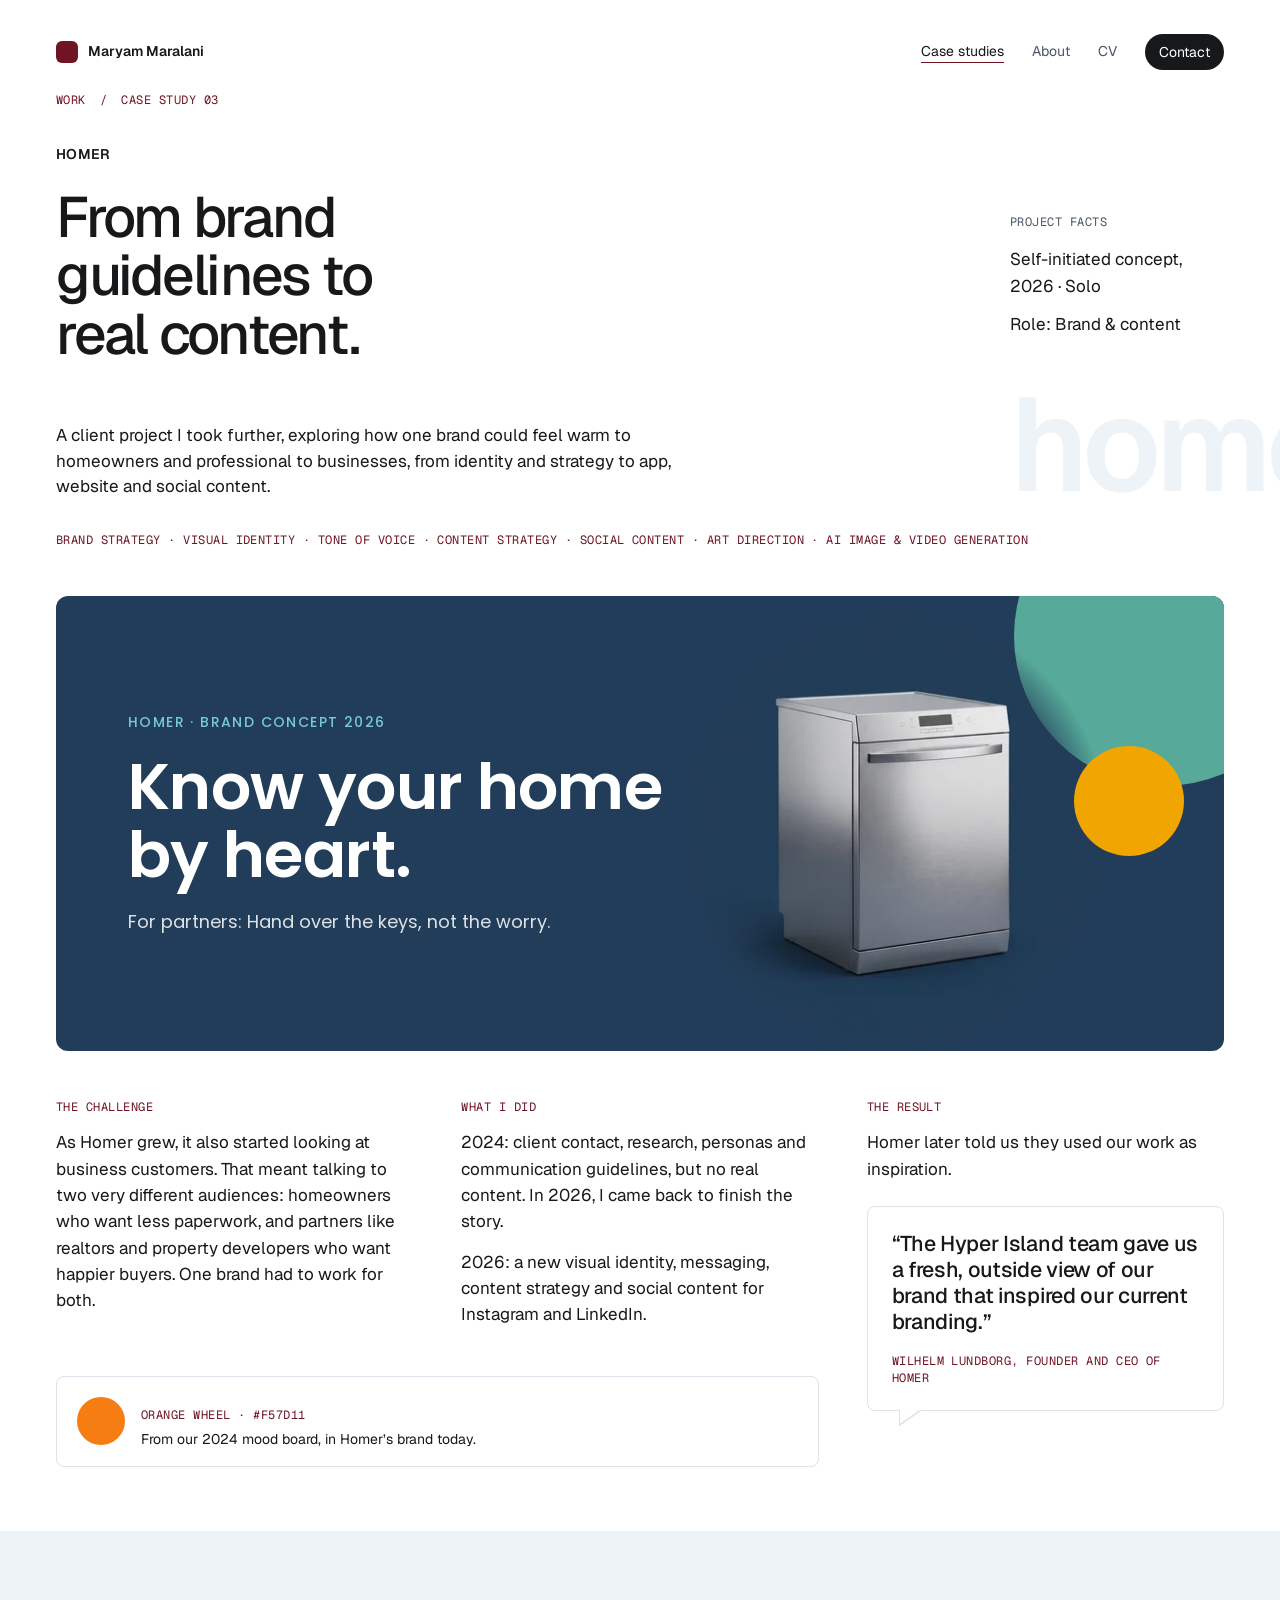
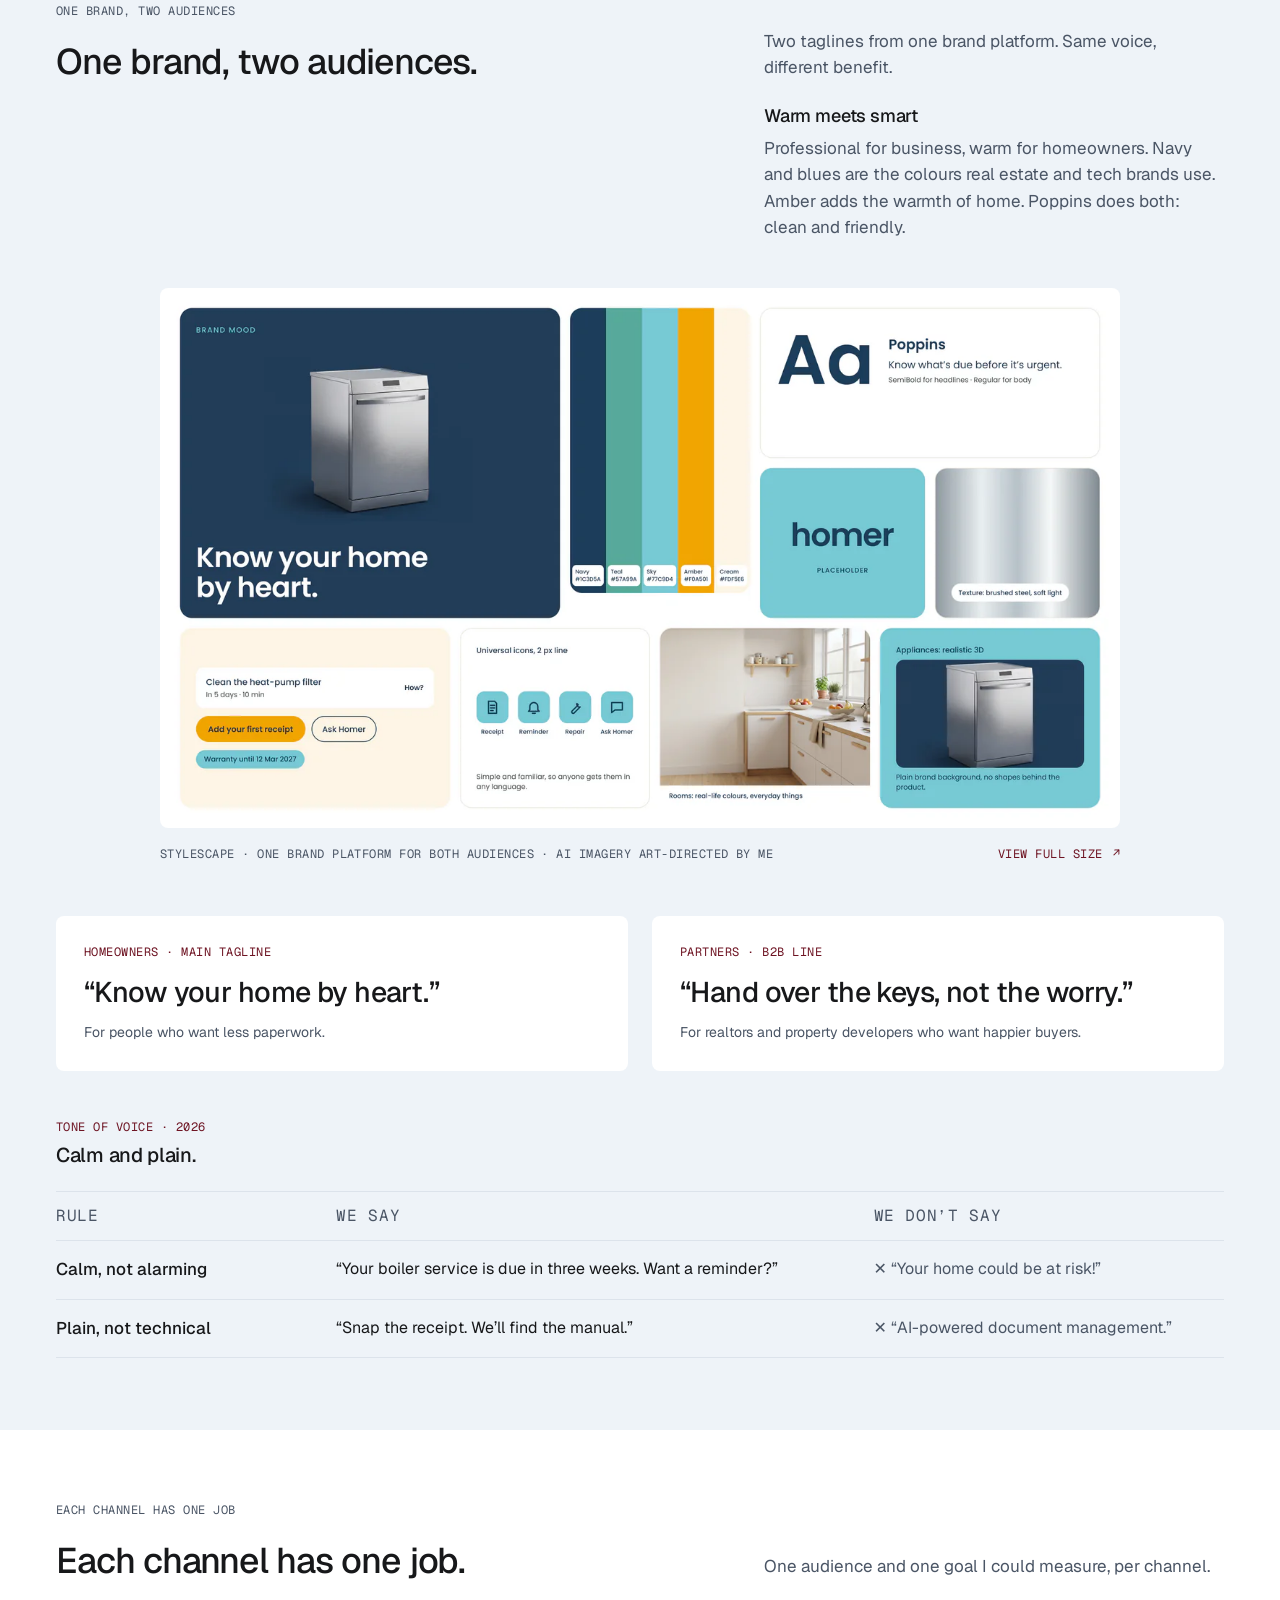
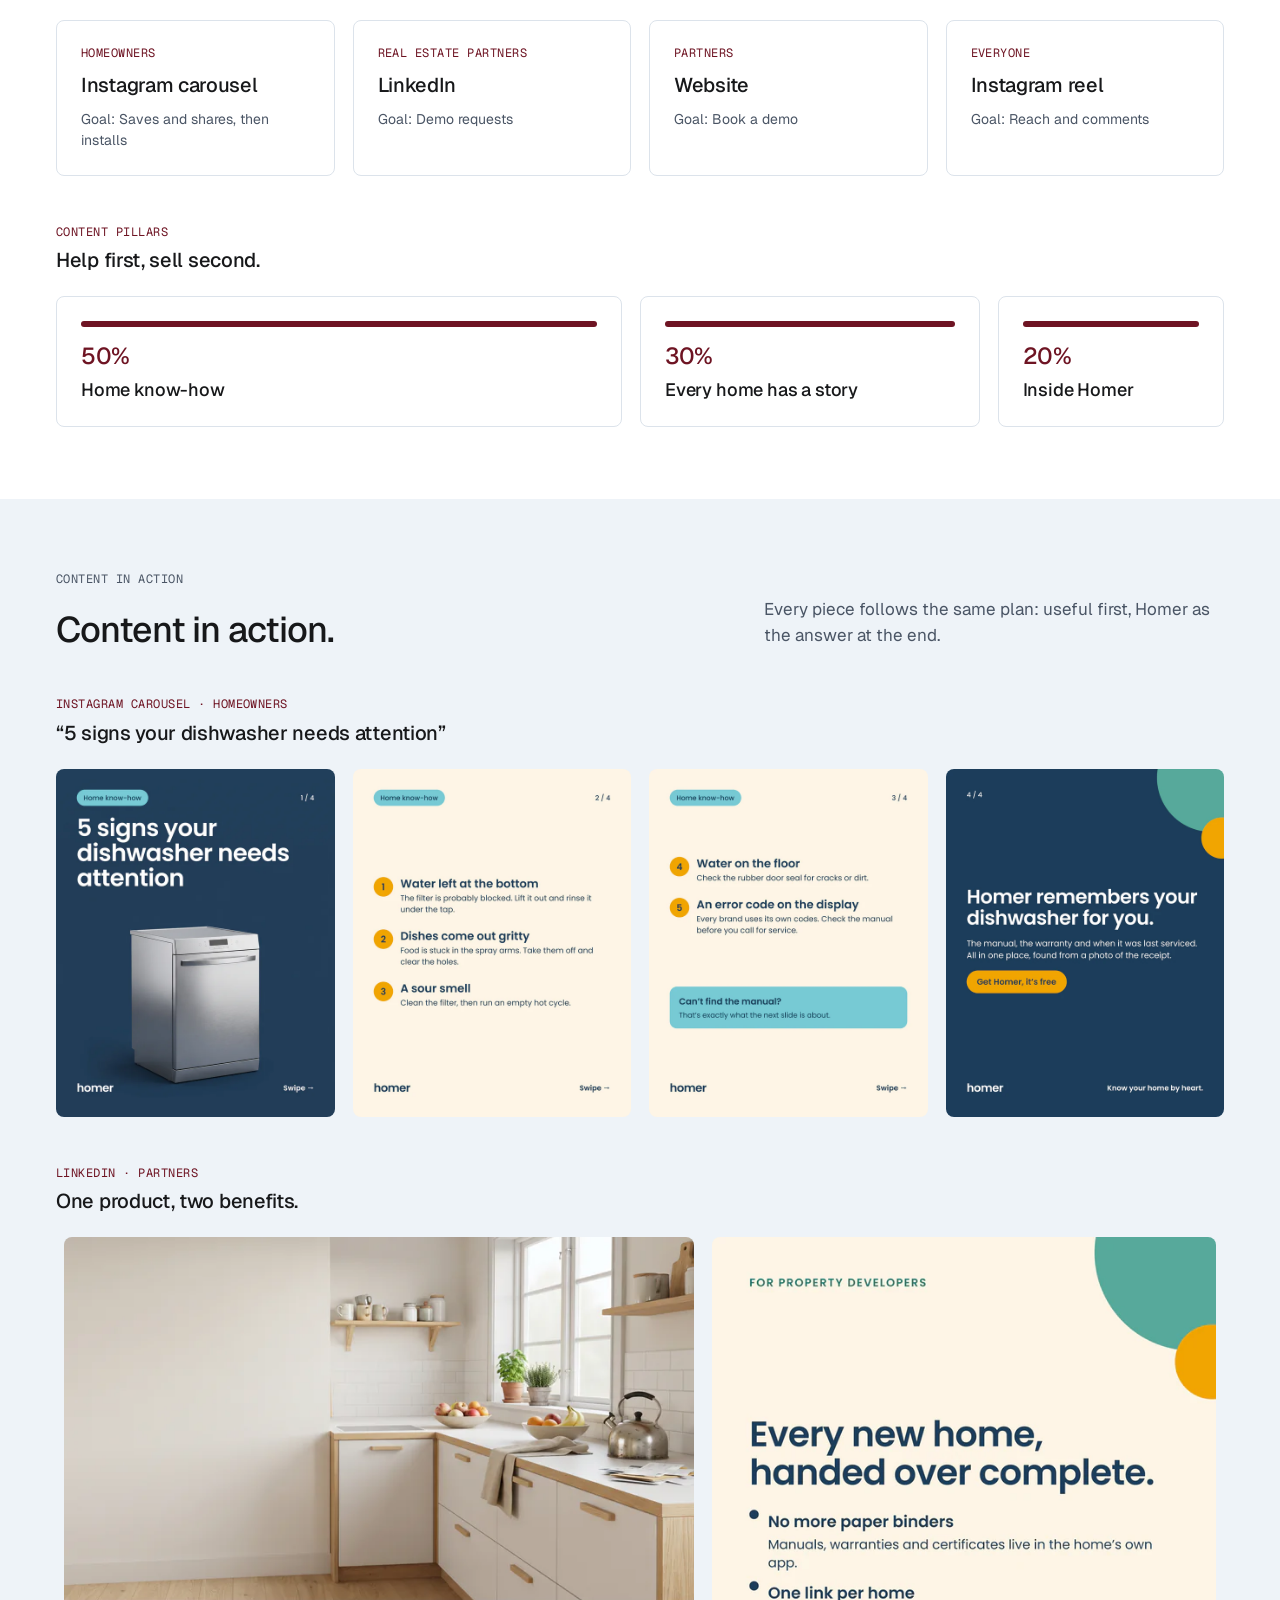
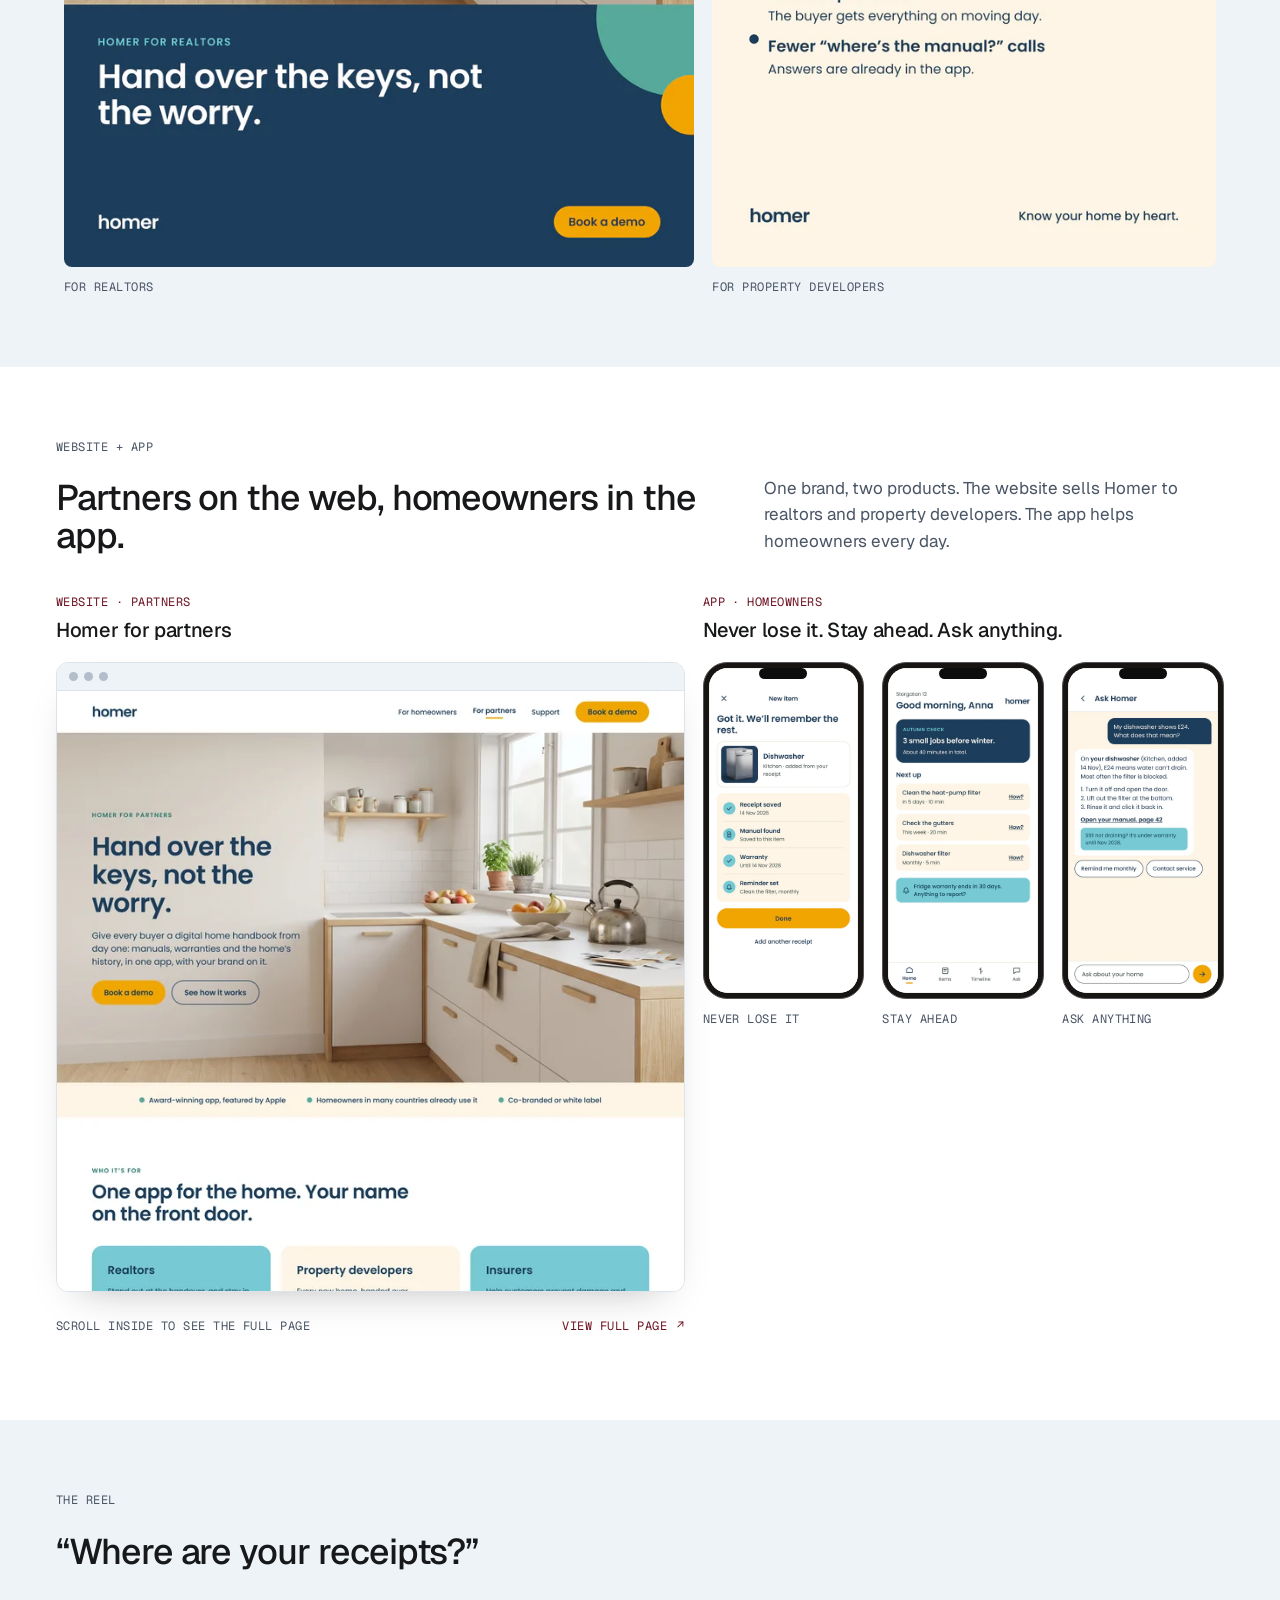
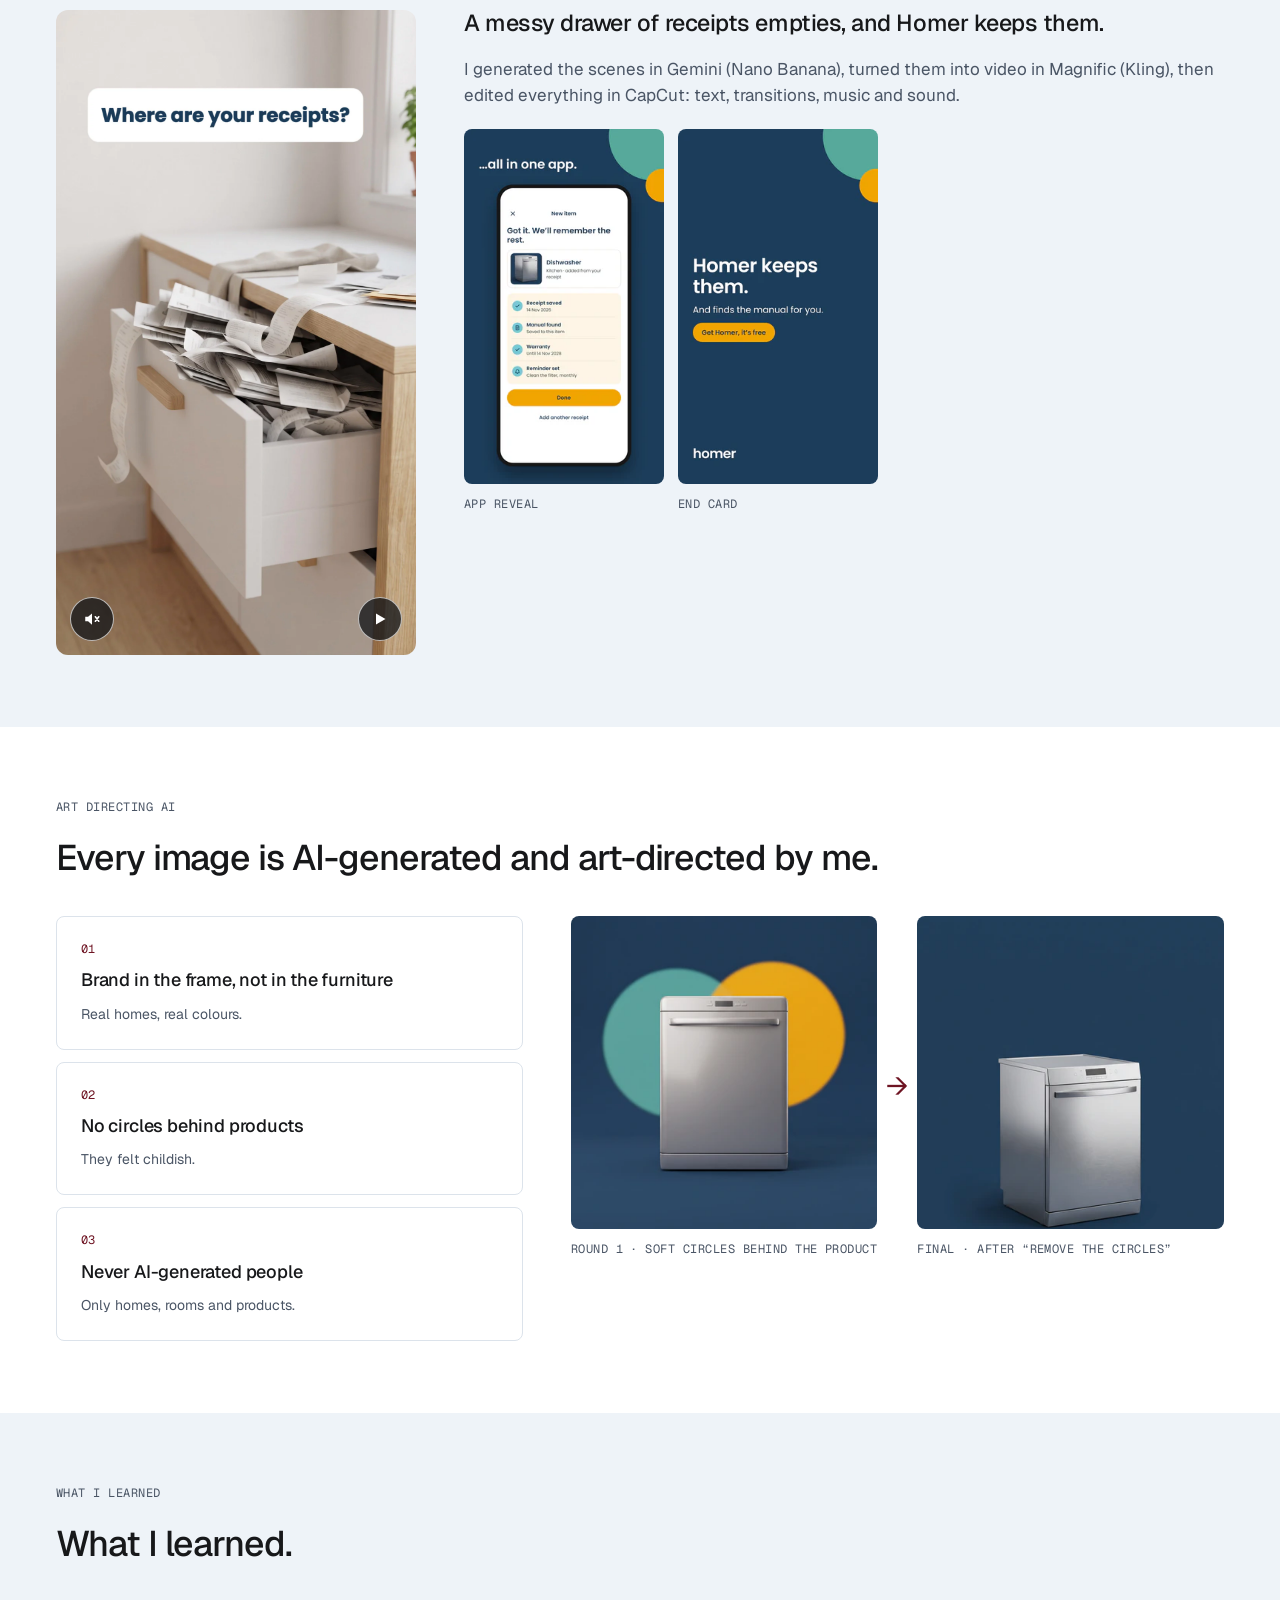
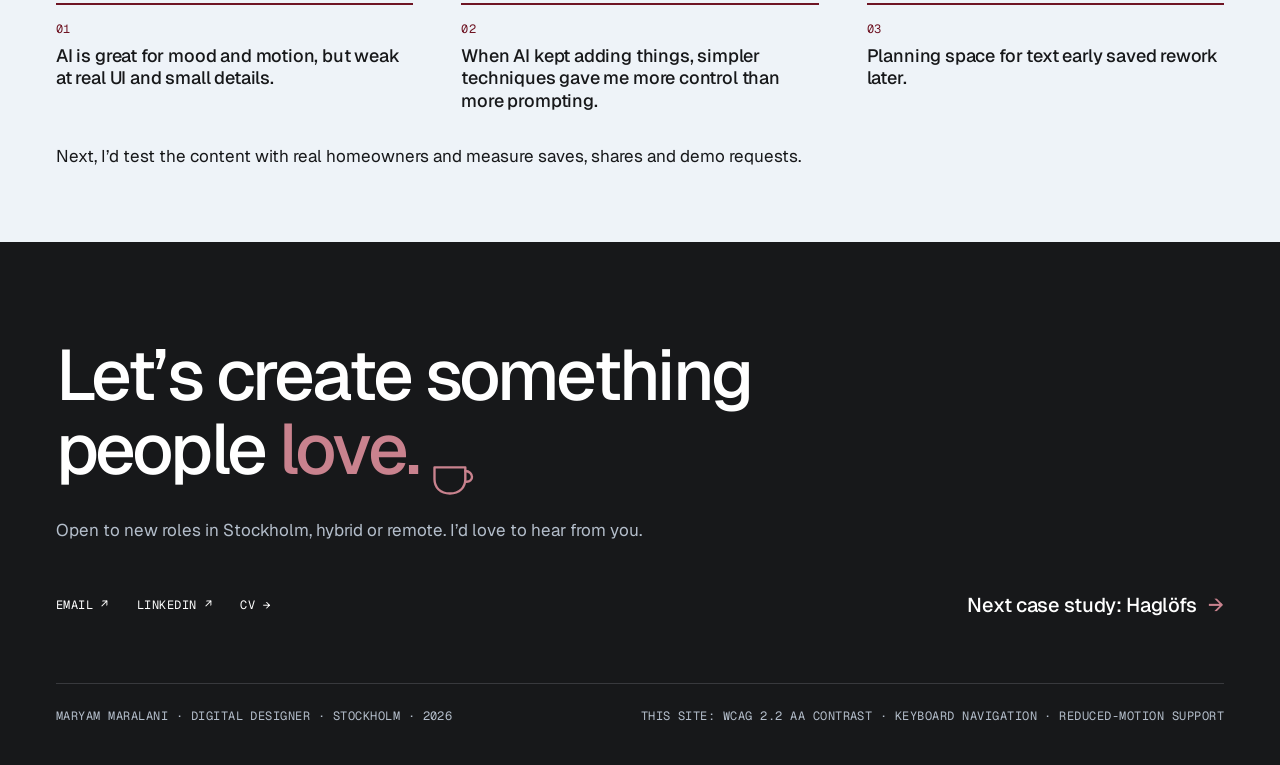
<file: homer.html>
<!doctype html>
<html lang="en">
<head>
  <meta charset="utf-8">
  <meta name="viewport" content="width=device-width, initial-scale=1">
  <title>Homer case study · Maryam Maralani</title>
  <meta name="description" content="Homer: from brand guidelines to real content. Brand messaging, a content strategy and ready-to-post social content for a home app, art-directed with AI.">
  <meta property="og:type" content="website">
  <meta property="og:site_name" content="Maryam Maralani · Digital Designer">
  <meta property="og:title" content="Homer case study · Maryam Maralani">
  <meta property="og:description" content="Homer: from brand guidelines to real content. Brand messaging, a content strategy and ready-to-post social content for a home app, art-directed with AI.">
  <meta property="og:url" content="https://maryam.maralani.eu/homer.html">
  <meta property="og:image" content="https://maryam.maralani.eu/images/og-image.png">
  <meta property="og:image:width" content="1200">
  <meta property="og:image:height" content="630">
  <meta property="og:image:alt" content="Maryam Maralani, Digital Designer: UX/UI, visual design and content">
  <meta name="twitter:card" content="summary_large_image">
  <meta name="theme-color" content="#FFFFFF">
  <link rel="icon" href="data:image/svg+xml,%3Csvg xmlns='http://www.w3.org/2000/svg' viewBox='0 0 32 32'%3E%3Crect width='32' height='32' rx='8' fill='%236E1423'/%3E%3C/svg%3E">
  <link rel="preconnect" href="https://fonts.googleapis.com">
  <link rel="preconnect" href="https://fonts.gstatic.com" crossorigin>
  <link rel="stylesheet" href="https://fonts.googleapis.com/css2?family=Geist:wght@400;500;600&family=Geist+Mono:wght@400&family=Poppins:wght@400;500;600&display=swap">
  <link rel="stylesheet" href="css/styles.css">
  <script>if(!('onpagereveal' in window)&&!(window.matchMedia&&matchMedia('(prefers-reduced-motion: reduce)').matches))document.documentElement.classList.add('js-fade')</script>
  <script src="js/main.js" defer></script>
</head>
<body>
  <a class="skip-link" href="#main">Skip to content</a>
  <div class="progress" aria-hidden="true"><span></span></div>

  <header class="site-header">
    <nav class="container nav" aria-label="Main">
      <a class="nav__brand" href="index.html"><span class="nav__mark" aria-hidden="true"></span>Maryam Maralani</a>
      <ul class="nav__links">
        <li><a class="nav__link" href="index.html#work" aria-current="true">Case studies</a></li><li><a class="nav__link" href="about.html">About</a></li><li><a class="nav__link" href="cv.html">CV</a></li><li><a class="nav__cta" href="#contact">Contact</a></li>
      </ul>
    </nav>
  </header>

  <main id="main">

    <!-- Hero -->
    <section class="case-hero section--light" aria-labelledby="case-title">
      <div class="container case-hero__grid">
        <nav class="case-hero__crumb t-label" aria-label="Breadcrumb"><a href="index.html#work">Work</a><span aria-hidden="true">/</span><span aria-current="page">Case study 03</span></nav>
        <div class="case-hero__main">
          <p class="case-hero__client">HOMER</p>
          <h1 class="case-hero__title t-page" id="case-title">From brand<br> guidelines to<br> real content.</h1>
          <p class="case-hero__intro t-body-xl" style="max-width:640px">A client project I took further, exploring how one brand could feel warm to homeowners and professional to businesses, from identity and strategy to app, website and social content.</p>
        </div>
        <div class="case-hero__facts t-body-m">
          <p class="t-label muted">Project facts</p>
          <p>Self-initiated concept, 2026 · Solo</p>
          <p>Role: Brand &amp; content</p>
        </div>
        <div class="case-hero__mark"><p class="mark-word" aria-hidden="true">homer</p></div>
        <p class="case-hero__skills t-label">Brand strategy  ·  Visual identity  ·  Tone of voice  ·  Content strategy  ·  Social content  ·  Art direction  ·  AI image &amp; video generation</p>
      </div>
    </section>

    <div class="hero-visual section--light">
      <div class="container">
        <div class="homer-key" role="img" aria-label="Homer brand key visual: “Know your home by heart.” next to a 3D dishwasher on navy, with teal and amber circles">
          <span class="homer-key__circle homer-key__circle--teal" aria-hidden="true"></span>
          <span class="homer-key__circle homer-key__circle--amber" aria-hidden="true"></span>
          <div class="homer-key__text" aria-hidden="true">
            <p class="homer-key__label">Homer · Brand concept 2026</p>
            <p class="homer-key__tagline">Know your home<br> by heart.</p>
            <p class="homer-key__b2b">For partners: Hand over the keys, not the worry.</p>
          </div>
          <img class="homer-key__img" src="images/homer/hero-dishwasher-440.webp" srcset="images/homer/hero-dishwasher-440.webp 440w, images/homer/hero-dishwasher-880.webp 880w" sizes="(min-width: 1024px) 428px, 320px" width="880" height="905" alt="" fetchpriority="high">
        </div>
      </div>
    </div>

    <!-- At a glance -->
    <section class="section section--light glance-section" aria-label="At a glance" style="padding-top:0">
      <div class="container glance" data-reveal>
        <div><h2 class="t-label accent">The challenge</h2><p class="t-body-l">As Homer grew, it also started looking at business customers. That meant talking to two very different audiences: homeowners who want less paperwork, and partners like realtors and property developers who want happier buyers. One brand had to work for both.</p></div>
        <div><h2 class="t-label accent">What I did</h2><p class="t-body-l">2024: client contact, research, personas and communication guidelines, but no real content. In 2026, I came back to finish the story.</p><p class="t-body-l">2026: a new visual identity, messaging, content strategy and social content for Instagram and LinkedIn.</p></div>
        <div class="glance__result"><h2 class="t-label accent">The result</h2><p class="t-body-l">Homer later told us they used our work as inspiration.</p>
          <figure class="quote-card quote-card--bubble homer-quote"><blockquote class="t-quote-m">“The Hyper Island team gave us a fresh, outside view of our brand that inspired our current branding.”</blockquote><figcaption class="t-label">Wilhelm Lundborg, founder and CEO of Homer</figcaption></figure>
        </div>
        <div class="card swatch-card glance__swatch"><span class="swatch" aria-hidden="true"></span><div><p class="t-label accent">Orange Wheel · #F57D11</p><p class="t-small">From our 2024 mood board, in Homer’s brand today.</p></div></div>
      </div>
    </section>

    <!-- 02 One brand, two audiences -->
    <section class="section section--grey" aria-labelledby="h-audiences">
      <div class="container" data-reveal>
        <div class="section-head">
          <p class="section-label t-label"><span>One brand, two audiences</span></p>
          <h2 class="t-h2" id="h-audiences">One brand, two audiences.</h2>
          <p class="t-body-l muted" style="max-width:820px">Two taglines from one brand platform. Same voice, different benefit.</p>
          <div class="colour-story">
            <h3 class="t-h6">Warm meets smart</h3>
            <p class="t-body-l muted">Professional for business, warm for homeowners. Navy and blues are the colours real estate and tech brands use. Amber adds the warmth of home. Poppins does both: clean and friendly.</p>
          </div>
        </div>
        <figure class="homer-figure homer-figure--fit">
          <img class="homer-img" src="images/homer/stylescape-1328.webp" srcset="images/homer/stylescape-1328.webp 1328w, images/homer/stylescape-2656.webp 2656w" sizes="(min-width: 1440px) 1328px, calc(100vw - 2 * var(--gutter))" width="2656" height="1494" alt="Stylescape for Homer: “Know your home by heart.” over a dishwasher on navy, the colour palette (navy, teal, sky, amber, cream), Poppins type, the homer wordmark, brushed-steel texture, line icons, app buttons and a real-life kitchen" loading="lazy">
          <figcaption class="homer-figure__cap"><span class="t-label muted">Stylescape · one brand platform for both audiences · AI imagery art-directed by me</span><a class="link-arrow t-label" href="images/homer/stylescape-2656.webp" target="_blank" rel="noopener"><span class="link-arrow__text">View full size</span> <span class="link-arrow__arrow" aria-hidden="true">↗</span><span class="sr-only"> (opens in a new tab)</span></a></figcaption>
        </figure>
        <div class="grid grid--2 taglines">
          <div class="tagline"><p class="t-label accent">Homeowners · main tagline</p><p class="t-quote-l">“Know your home by heart.”</p><p class="t-small muted">For people who want less paperwork.</p></div>
          <div class="tagline"><p class="t-label accent">Partners · B2B line</p><p class="t-quote-l">“Hand over the keys, not the worry.”</p><p class="t-small muted">For realtors and property developers who want happier buyers.</p></div>
        </div>
        <h3 class="homer-subhead"><span class="t-label accent">Tone of voice · 2026</span><span class="t-h5">Calm and plain.</span></h3>
        <table class="tov">
          <thead><tr><th scope="col" class="t-label muted">Rule</th><th scope="col" class="t-label muted">We say</th><th scope="col" class="t-label muted">We don’t say</th></tr></thead>
          <tbody>
            <tr><th scope="row">Calm, not alarming</th><td>“Your boiler service is due in three weeks. Want a reminder?”</td><td class="tov__no"><span aria-hidden="true">✕</span> “Your home could be at risk!”</td></tr>
            <tr><th scope="row">Plain, not technical</th><td>“Snap the receipt. We’ll find the manual.”</td><td class="tov__no"><span aria-hidden="true">✕</span> “AI-powered document management.”</td></tr>
          </tbody>
        </table>
      </div>
    </section>

    <!-- 03 Each channel has one job -->
    <section class="section section--light" aria-labelledby="h-channels">
      <div class="container" data-reveal>
        <div class="section-head">
          <p class="section-label t-label"><span>Each channel has one job</span></p>
          <h2 class="t-h2" id="h-channels">Each channel has one job.</h2>
          <p class="t-body-l muted" style="max-width:820px">One audience and one goal I could measure, per channel.</p>
        </div>
        <ul class="grid grid--4">
          <li class="card"><p class="t-label accent">Homeowners</p><h3 class="t-h5">Instagram carousel</h3><p class="t-small muted">Goal: Saves and shares, then installs</p></li>
          <li class="card"><p class="t-label accent">Real estate partners</p><h3 class="t-h5">LinkedIn</h3><p class="t-small muted">Goal: Demo requests</p></li>
          <li class="card"><p class="t-label accent">Partners</p><h3 class="t-h5">Website</h3><p class="t-small muted">Goal: Book a demo</p></li>
          <li class="card"><p class="t-label accent">Everyone</p><h3 class="t-h5">Instagram reel</h3><p class="t-small muted">Goal: Reach and comments</p></li>
        </ul>
        <h3 class="homer-subhead"><span class="t-label accent">Content pillars</span><span class="t-h5">Help first, sell second.</span></h3>
        <ul class="pillars">
          <li class="card" style="--share:50"><span class="pillars__bar" aria-hidden="true"></span><p class="t-h4 accent">50%</p><h4 class="t-h6">Home know-how</h4></li>
          <li class="card" style="--share:30"><span class="pillars__bar" aria-hidden="true"></span><p class="t-h4 accent">30%</p><h4 class="t-h6">Every home has a story</h4></li>
          <li class="card" style="--share:20"><span class="pillars__bar" aria-hidden="true"></span><p class="t-h4 accent">20%</p><h4 class="t-h6">Inside Homer</h4></li>
        </ul>
      </div>
    </section>

    <!-- 04 Content in action -->
    <section class="section section--grey" aria-labelledby="h-content">
      <div class="container" data-reveal>
        <div class="section-head">
          <p class="section-label t-label"><span>Content in action</span></p>
          <h2 class="t-h2" id="h-content">Content in action.</h2>
          <p class="t-body-l muted">Every piece follows the same plan: useful first, Homer as the answer at the end.</p>
        </div>

        <h3 class="homer-subhead"><span class="t-label accent">Instagram carousel · homeowners</span><span class="t-h5">“5 signs your dishwasher needs attention”</span></h3>
        <ol class="carousel-row">
          <li><img class="homer-img" src="images/homer/carousel-1-640.webp" srcset="images/homer/carousel-1-640.webp 640w, images/homer/carousel-1-1080.webp 1080w" sizes="(min-width: 1440px) 319px, (min-width: 1024px) 23vw, calc(50vw - 30px)" width="1080" height="1350" alt="Slide 1 of 4: “5 signs your dishwasher needs attention”, with a steel dishwasher on navy" loading="lazy"></li>
          <li><img class="homer-img" src="images/homer/carousel-2-640.webp" srcset="images/homer/carousel-2-640.webp 640w, images/homer/carousel-2-1080.webp 1080w" sizes="(min-width: 1440px) 319px, (min-width: 1024px) 23vw, calc(50vw - 30px)" width="1080" height="1350" alt="Slide 2 of 4: 1, water left at the bottom: rinse the filter. 2, dishes come out gritty: clear the spray arms. 3, a sour smell: clean the filter and run an empty hot cycle." loading="lazy"></li>
          <li><img class="homer-img" src="images/homer/carousel-3-640.webp" srcset="images/homer/carousel-3-640.webp 640w, images/homer/carousel-3-1080.webp 1080w" sizes="(min-width: 1440px) 319px, (min-width: 1024px) 23vw, calc(50vw - 30px)" width="1080" height="1350" alt="Slide 3 of 4: 4, water on the floor: check the door seal. 5, an error code: check the manual. Tip: “Can’t find the manual? That’s exactly what the next slide is about.”" loading="lazy"></li>
          <li><img class="homer-img" src="images/homer/carousel-4-640.webp" srcset="images/homer/carousel-4-640.webp 640w, images/homer/carousel-4-1080.webp 1080w" sizes="(min-width: 1440px) 319px, (min-width: 1024px) 23vw, calc(50vw - 30px)" width="1080" height="1350" alt="Slide 4 of 4: “Homer remembers your dishwasher for you.” The manual, the warranty and the service history in one place, with a “Get Homer, it’s free” button" loading="lazy"></li>
        </ol>

        <h3 class="homer-subhead"><span class="t-label accent">LinkedIn · partners</span><span class="t-h5">One product, two benefits.</span></h3>
        <div class="linkedin-row">
          <figure><img class="homer-img" src="images/homer/linkedin-realtors-728.webp" srcset="images/homer/linkedin-realtors-728.webp 728w, images/homer/linkedin-realtors-1456.webp 1456w" sizes="(min-width: 1440px) 728px, (min-width: 768px) 54vw, calc(100vw - 40px)" width="1456" height="1456" alt="LinkedIn post for realtors: a bright kitchen above a navy panel with “Hand over the keys, not the worry.” and a “Book a demo” button" loading="lazy"><figcaption class="t-label muted">For realtors</figcaption></figure>
          <figure><img class="homer-img" src="images/homer/linkedin-developers-582.webp" srcset="images/homer/linkedin-developers-582.webp 582w, images/homer/linkedin-developers-1164.webp 1164w" sizes="(min-width: 1440px) 582px, (min-width: 768px) 43vw, calc(100vw - 40px)" width="1164" height="1455" alt="LinkedIn post for property developers: “Every new home, handed over complete.” No more paper binders, one link per home, fewer “where’s the manual?” calls" loading="lazy"><figcaption class="t-label muted">For property developers</figcaption></figure>
        </div>
      </div>
    </section>

    <!-- 05 Website + app -->
    <section class="section section--light" aria-labelledby="h-webapp">
      <div class="container" data-reveal>
        <div class="section-head">
          <p class="section-label t-label"><span>Website + app</span></p>
          <h2 class="t-h2" id="h-webapp">Partners on the web, homeowners in the app.</h2>
          <p class="t-body-l muted" style="max-width:820px">One brand, two products. The website sells Homer to realtors and property developers. The app helps homeowners every day.</p>
        </div>
        <div class="web-app">
          <figure class="web-app__web">
            <h3 class="homer-subhead"><span class="t-label accent">Website · partners</span><span class="t-h5">Homer for partners</span></h3>
            <div class="browser"><div class="browser__bar" aria-hidden="true"><span></span><span></span><span></span></div>
              <div class="browser__scroll" tabindex="0" role="region" aria-label="Homer for partners website, full page. Scrollable.">
                <img class="browser__shot" src="images/homer/website-full-716.webp" srcset="images/homer/website-full-716.webp 716w, images/homer/website-full-1432.webp 1432w" sizes="(min-width: 1440px) 716px, (min-width: 1024px) 52vw, calc(100vw - 40px)" width="1432" height="2727" alt="Homer for partners website, full page: hero “Hand over the keys, not the worry.” over a kitchen with Book a demo; a trust bar; “One app for the home. Your name on the front door.” with cards for realtors, property developers and insurers; “Three steps. No binders.”; and a “Let’s talk about your next handover.” call to action" loading="lazy">
              </div>
            </div>
            <figcaption class="homer-figure__cap"><span class="t-label muted browser__hint">Scroll inside to see the full page</span><a class="link-arrow t-label" href="images/homer/website-full-1432.webp" target="_blank" rel="noopener"><span class="link-arrow__text">View full page</span> <span class="link-arrow__arrow" aria-hidden="true">↗</span><span class="sr-only"> (opens in a new tab)</span></a></figcaption>
          </figure>
          <div class="web-app__app">
            <h3 class="homer-subhead"><span class="t-label accent">App · homeowners</span><span class="t-h5">Never lose it. Stay ahead. Ask anything.</span></h3>
            <div class="app-screens">
            <figure><div class="phone phone--s"><span class="phone__island" aria-hidden="true"></span><div class="phone__screen"><img src="images/homer/app-1-390.webp" srcset="images/homer/app-1-390.webp 390w, images/homer/app-1-780.webp 780w" sizes="(min-width: 1440px) 186px, (min-width: 1024px) 13vw, calc(33vw - 20px)" width="780" height="1688" alt="App screen “Never lose it”: a dishwasher added from a receipt, with the receipt, manual, warranty and a reminder saved" loading="lazy"></div></div><figcaption class="t-label muted">Never lose it</figcaption></figure>
            <figure><div class="phone phone--s"><span class="phone__island" aria-hidden="true"></span><div class="phone__screen"><img src="images/homer/app-2-390.webp" srcset="images/homer/app-2-390.webp 390w, images/homer/app-2-780.webp 780w" sizes="(min-width: 1440px) 186px, (min-width: 1024px) 13vw, calc(33vw - 20px)" width="780" height="1688" alt="App screen “Stay ahead”: “Good morning, Anna”, three small jobs before winter and a fridge warranty reminder" loading="lazy"></div></div><figcaption class="t-label muted">Stay ahead</figcaption></figure>
            <figure><div class="phone phone--s"><span class="phone__island" aria-hidden="true"></span><div class="phone__screen"><img src="images/homer/app-3-390.webp" srcset="images/homer/app-3-390.webp 390w, images/homer/app-3-780.webp 780w" sizes="(min-width: 1440px) 186px, (min-width: 1024px) 13vw, calc(33vw - 20px)" width="780" height="1688" alt="App screen “Ask anything”: a chat with Homer that answers a dishwasher question from the saved manual" loading="lazy"></div></div><figcaption class="t-label muted">Ask anything</figcaption></figure>
            </div>
          </div>
        </div>
      </div>
    </section>

    <!-- 06 The reel -->
    <section class="section section--grey" aria-labelledby="h-reel">
      <div class="container" data-reveal>
        <div class="section-head">
          <p class="section-label t-label"><span>The reel</span></p>
          <h2 class="t-h2" id="h-reel">“Where are your receipts?”</h2>
        </div>
        <div class="reel">
          <figure class="reel__video" data-video-wrap>
            <video data-video controls muted loop playsinline preload="none" poster="images/homer/reel-poster-1080.webp" width="1080" height="1934" aria-describedby="reel-desc">
              <source src="images/homer/homer-reel.mp4" type="video/mp4">
            </video>
            <button class="video-sound" type="button" aria-pressed="false" aria-label="Turn sound on" hidden>
              <svg class="i-off" viewBox="0 0 16 16" aria-hidden="true"><path d="M2 6h2.5L8 3v10L4.5 10H2z" fill="currentColor"/><path d="M11 6l3 4M14 6l-3 4" stroke="currentColor" stroke-width="1.4" stroke-linecap="round" fill="none"/></svg>
              <svg class="i-on" viewBox="0 0 16 16" aria-hidden="true"><path d="M2 6h2.5L8 3v10L4.5 10H2z" fill="currentColor"/><path d="M10.5 5.5c1.3 1.3 1.3 3.7 0 5M12.5 3.8c2.3 2.3 2.3 6.1 0 8.4" stroke="currentColor" stroke-width="1.4" stroke-linecap="round" fill="none"/></svg>
            </button>
            <button class="video-toggle" type="button" data-name="Homer reel" aria-pressed="false" aria-label="Play Homer reel" hidden>
              <svg class="i-pause" viewBox="0 0 16 16" aria-hidden="true"><rect x="3" y="2" width="3.5" height="12" rx="1" fill="currentColor"/><rect x="9.5" y="2" width="3.5" height="12" rx="1" fill="currentColor"/></svg>
              <svg class="i-play" viewBox="0 0 16 16" aria-hidden="true"><path d="M4 2.5v11l9.5-5.5z" fill="currentColor"/></svg>
            </button>
            <figcaption class="sr-only" id="reel-desc">Homer reel, about 12 seconds, with calm music. An overstuffed kitchen drawer of receipts and the question “Where are your receipts?”. The drawer opens and the papers fly out. The camera moves into a phone on the counter showing the Homer app, with the text “…all in one app.” End card: “Homer keeps them. And finds the manual for you.”</figcaption>
          </figure>
          <div class="reel__text">
            <p class="t-h4">A messy drawer of receipts empties, and Homer keeps them.</p>
            <p class="t-body-l muted">I generated the scenes in Gemini (Nano Banana), turned them into video in Magnific (Kling), then edited everything in CapCut: text, transitions, music and sound.</p>
            <div class="reel__stills">
              <figure><img class="homer-img" src="images/homer/reel-app-270.webp" srcset="images/homer/reel-app-270.webp 270w, images/homer/reel-app-540.webp 540w" sizes="200px" width="540" height="960" alt="Reel still: “…all in one app.” with the real Homer app screen on a phone" loading="lazy"><figcaption class="t-label muted">App reveal</figcaption></figure>
              <figure><img class="homer-img" src="images/homer/reel-end-270.webp" srcset="images/homer/reel-end-270.webp 270w, images/homer/reel-end-540.webp 540w" sizes="200px" width="540" height="960" alt="Reel end card: “Homer keeps them. And finds the manual for you.”" loading="lazy"><figcaption class="t-label muted">End card</figcaption></figure>
            </div>
          </div>
        </div>
      </div>
    </section>

    <!-- 07 Art directing AI -->
    <section class="section section--light" aria-labelledby="h-ai">
      <div class="container" data-reveal>
        <div class="section-head">
          <p class="section-label t-label"><span>Art directing AI</span></p>
          <h2 class="t-h2" id="h-ai">Every image is AI-generated and art-directed by me.</h2>
        </div>
        <div class="ai-layout">
        <ol class="grid grid--3 ai-rules">
          <li class="card"><p class="t-label accent" aria-hidden="true">01</p><h3 class="t-h6">Brand in the frame, not in the furniture</h3><p class="t-small muted">Real homes, real colours.</p></li>
          <li class="card"><p class="t-label accent" aria-hidden="true">02</p><h3 class="t-h6">No circles behind products</h3><p class="t-small muted">They felt childish.</p></li>
          <li class="card"><p class="t-label accent" aria-hidden="true">03</p><h3 class="t-h6">Never AI-generated people</h3><p class="t-small muted">Only homes, rooms and products.</p></li>
        </ol>
        <div class="before-after">
          <figure><img class="homer-img" src="images/homer/dishwasher-before-400.webp" srcset="images/homer/dishwasher-before-400.webp 400w, images/homer/dishwasher-before-800.webp 800w" sizes="(min-width: 1024px) 392px, calc(100vw - 40px)" width="800" height="800" alt="Round 1: a front-view dishwasher with blurry teal and amber circles behind it" loading="lazy"><figcaption class="t-label muted">Round 1 · soft circles behind the product</figcaption></figure>
          <span class="before-after__arrow accent" aria-hidden="true">→</span>
          <figure><img class="homer-img" src="images/homer/dishwasher-after-400.webp" srcset="images/homer/dishwasher-after-400.webp 400w, images/homer/dishwasher-after-800.webp 800w" sizes="(min-width: 1024px) 392px, calc(100vw - 40px)" width="800" height="1071" alt="Final: a three-quarter view of a brushed-steel dishwasher on plain navy, with empty space above for the headline" loading="lazy"><figcaption class="t-label muted">Final · after “Remove the circles”</figcaption></figure>
        </div>
        </div>
      </div>
    </section>

    <!-- 08 What I learned -->
    <section class="section section--grey" aria-labelledby="h-learned">
      <div class="container" data-reveal>
        <div class="section-head">
          <p class="section-label t-label"><span>What I learned</span></p>
          <h2 class="t-h2" id="h-learned">What I learned.</h2>
        </div>
        <ol class="grid grid--3 learned-list">
          <li class="card card--roomy"><p class="t-label accent" aria-hidden="true">01</p><p class="t-h6">AI is great for mood and motion, but weak at real UI and small details.</p></li>
          <li class="card card--roomy"><p class="t-label accent" aria-hidden="true">02</p><p class="t-h6">When AI kept adding things, simpler techniques gave me more control than more prompting.</p></li>
          <li class="card card--roomy"><p class="t-label accent" aria-hidden="true">03</p><p class="t-h6">Planning space for text early saved rework later.</p></li>
        </ol>
        <p class="t-body-xl learned-next">Next, I’d test the content with real homeowners and measure saves, shares and demo requests.</p>
      </div>
    </section>
  </main>

  <!-- Floating back-to-top badge: appears after the hero; drag it to either side -->
  <button class="to-top" type="button" aria-label="Back to top" tabindex="-1" aria-hidden="true">
    <svg viewBox="0 0 72 72" aria-hidden="true" focusable="false">
      <circle class="disc" cx="36" cy="36" r="35.5"/>
      <g class="ring">
        <path id="ring-path" d="M36 36m-27.5 0a27.5 27.5 0 1 1 55 0a27.5 27.5 0 1 1 -55 0" fill="none"/>
        <text class="ring-text"><textPath href="#ring-path" textLength="171" lengthAdjust="spacing">back to top · back to top ·</textPath></text>
      </g>
      <g class="arrow"><g transform="translate(29 26)">
        <path d="M7.29181 17.2188C6.41681 12.4688 7.58348 7.71875 7.00015 2.375"/>
        <path d="M2.9165 6.53125C4.6665 4.75 5.83317 3.5625 6.99984 2.07812C8.1665 3.5625 9.33317 5.04688 11.0832 6.23438"/>
      </g></g>
    </svg>
  </button>

  <footer class="site-footer" id="contact" aria-labelledby="contact-title">
    <div class="container">
      <h2 class="site-footer__headline" id="contact-title">Let’s create something<br>people <em>love.</em><span class="fika" aria-hidden="true"><svg viewBox="0 0 64 96" focusable="false">
          <g class="fika__steam"><path d="M13.67 56.67C9.67 51.67 17.67 48.67 13.67 43.67C9.67 38.67 17.67 35.67 13.67 30.67"/><path d="M23.67 56.67C19.67 51.67 27.67 48.67 23.67 43.67C19.67 38.67 27.67 35.67 23.67 30.67"/><path d="M33.67 56.67C29.67 51.67 37.67 48.67 33.67 43.67C29.67 38.67 37.67 35.67 33.67 30.67"/></g>
          <g class="fika__cup"><path d="M10.67 56.67H45.33V70C45.33 79.33 38.67 86 28 86C17.33 86 10.67 79.33 10.67 70V56.67Z"/><path d="M45.33 60.67C54.67 60.67 56 74 45.33 72.67"/></g>
        </svg></span></h2>
      <p class="site-footer__text">Open to new roles in Stockholm, hybrid or remote. I’d love to hear from you.</p>
      <div class="site-footer__row">
        <ul class="site-footer__links t-label">
          <li><a href="mailto:maryamhmaralani@gmail.com">Email <span aria-hidden="true">↗</span><span class="sr-only"> maryamhmaralani@gmail.com</span></a></li>
          <li><a href="https://www.linkedin.com/in/maryam-maralani" rel="noopener">LinkedIn <span aria-hidden="true">↗</span></a></li>
          <li><a href="cv.html">CV <span aria-hidden="true">→</span></a></li>
        </ul>
        <a class="site-footer__next" href="haglofs.html">Next case study: Haglöfs <span aria-hidden="true">→</span></a>
      </div>
      <div class="site-footer__bottom t-label">
        <p>Maryam Maralani  ·  Digital Designer  ·  Stockholm  ·  2026</p>
        <p class="site-footer__note">This site: WCAG 2.2 AA contrast · keyboard navigation · reduced-motion support</p>
      </div>
    </div>
  </footer>
</body>
</html>
</file>
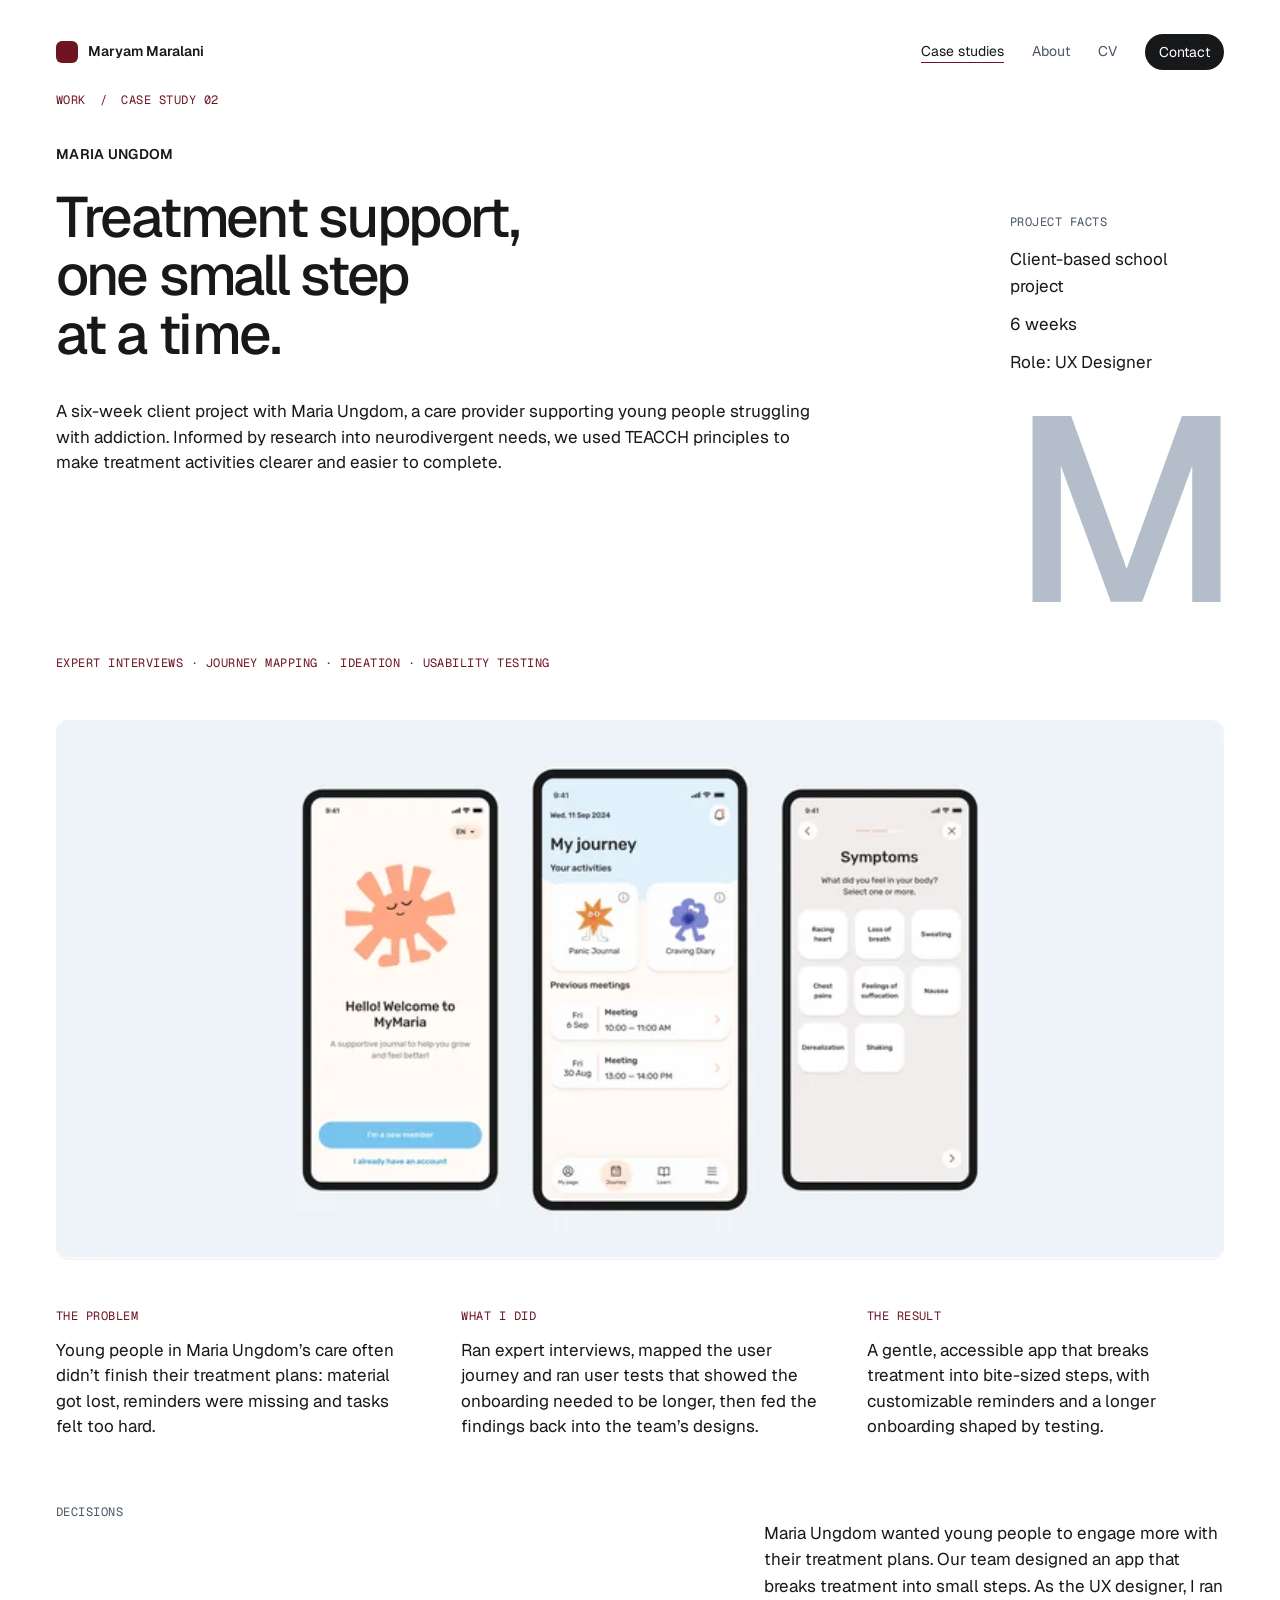
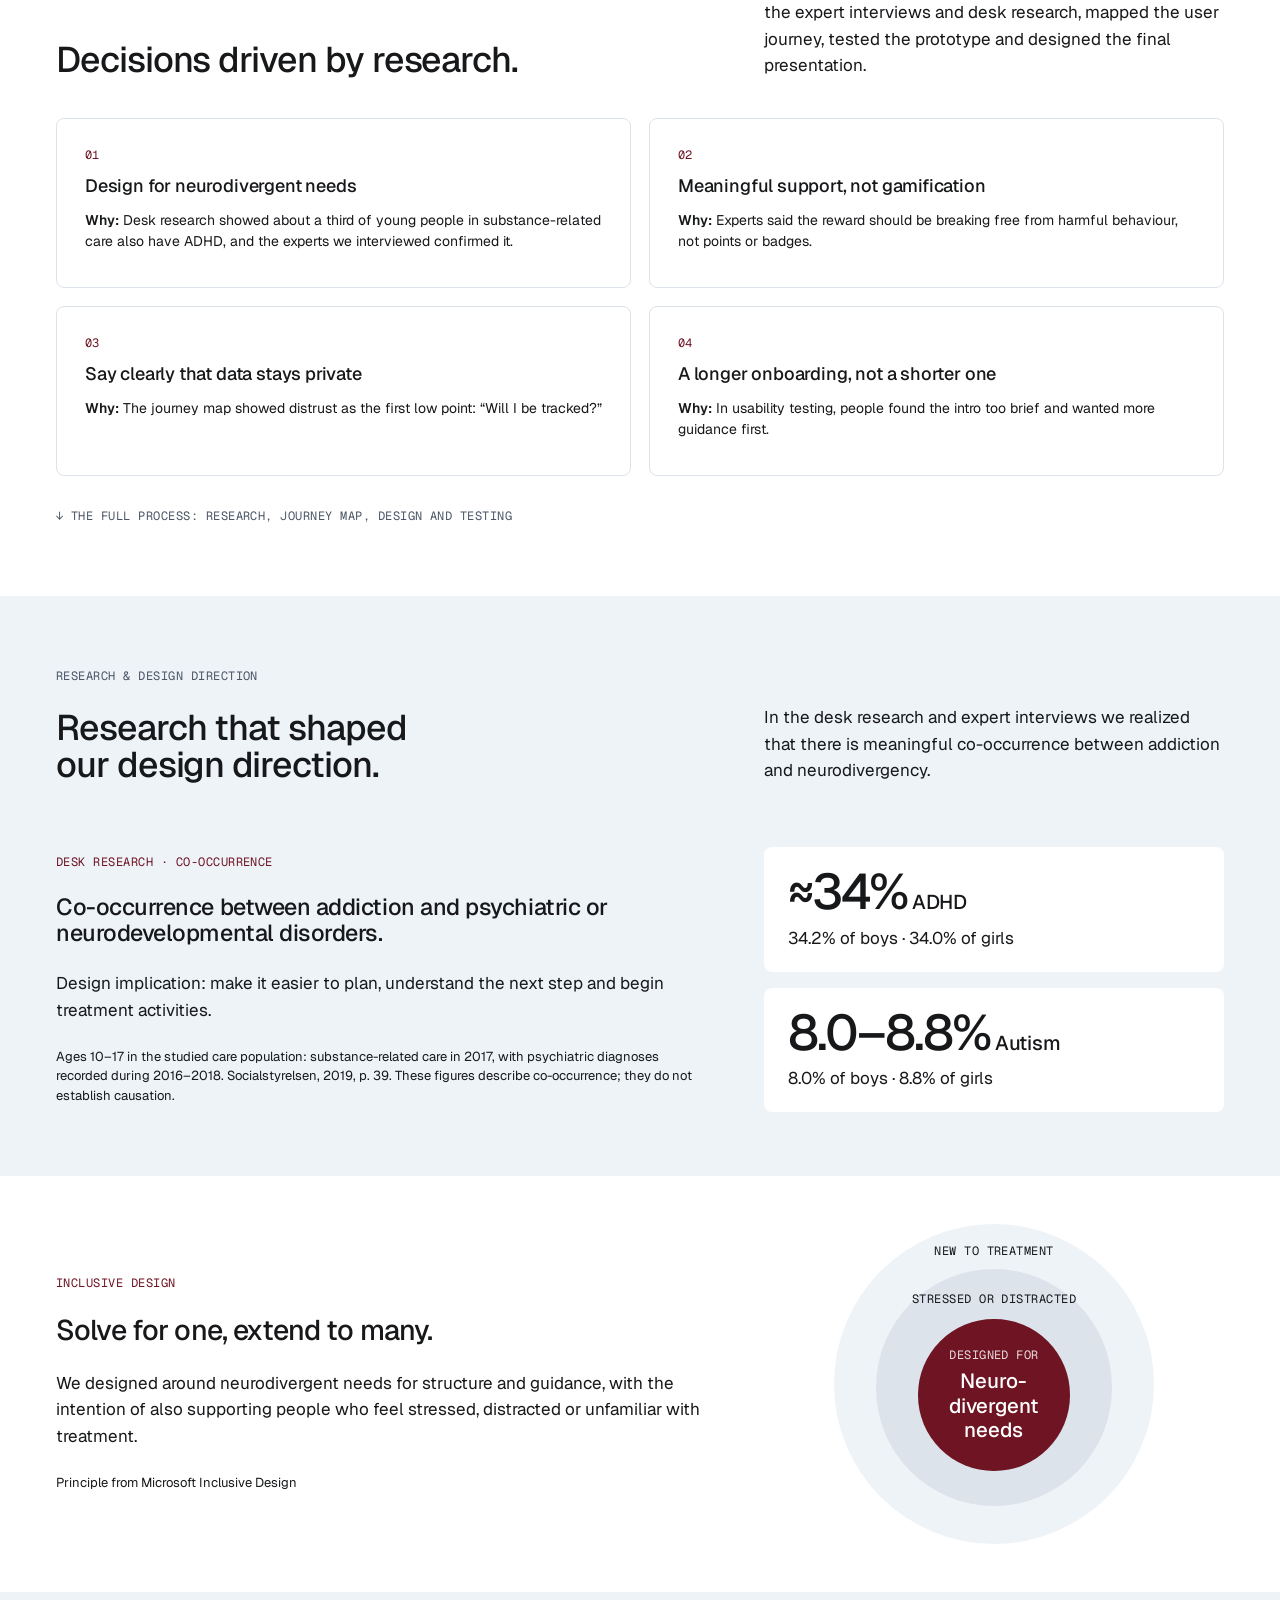
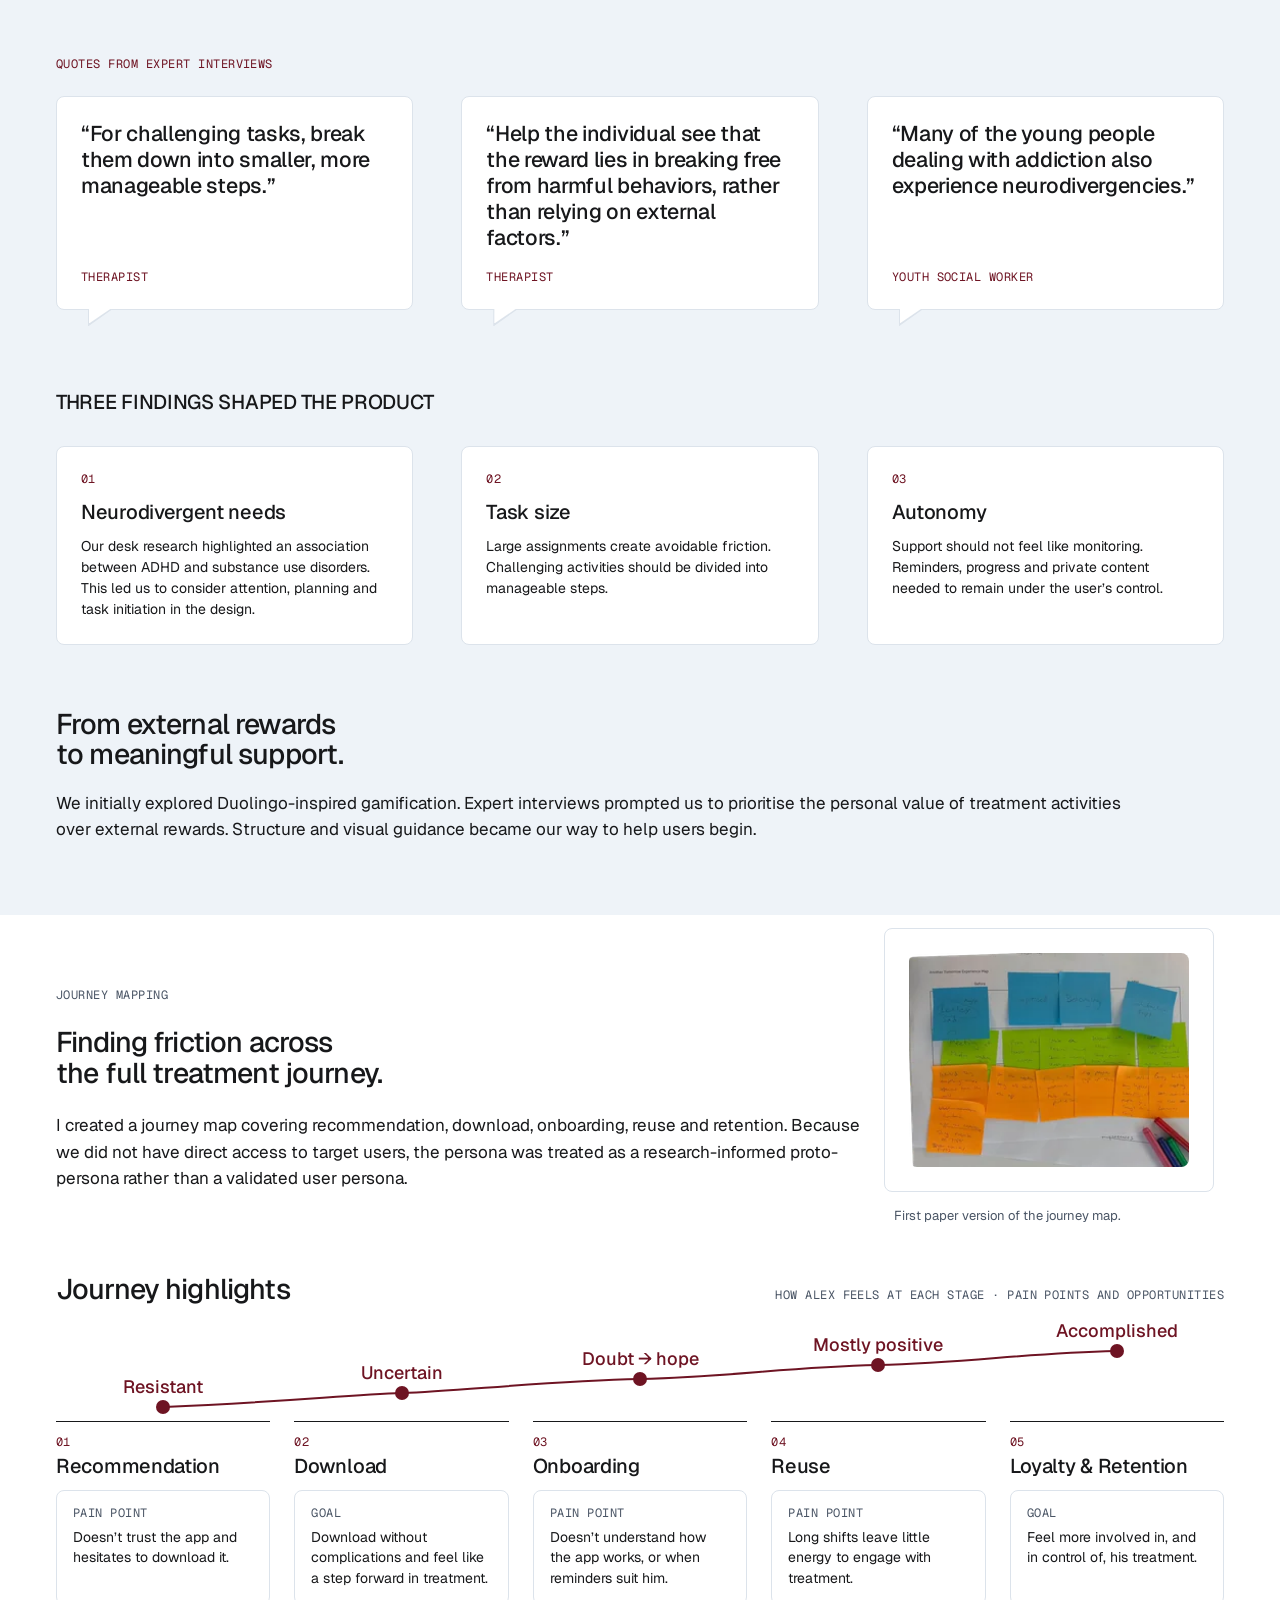
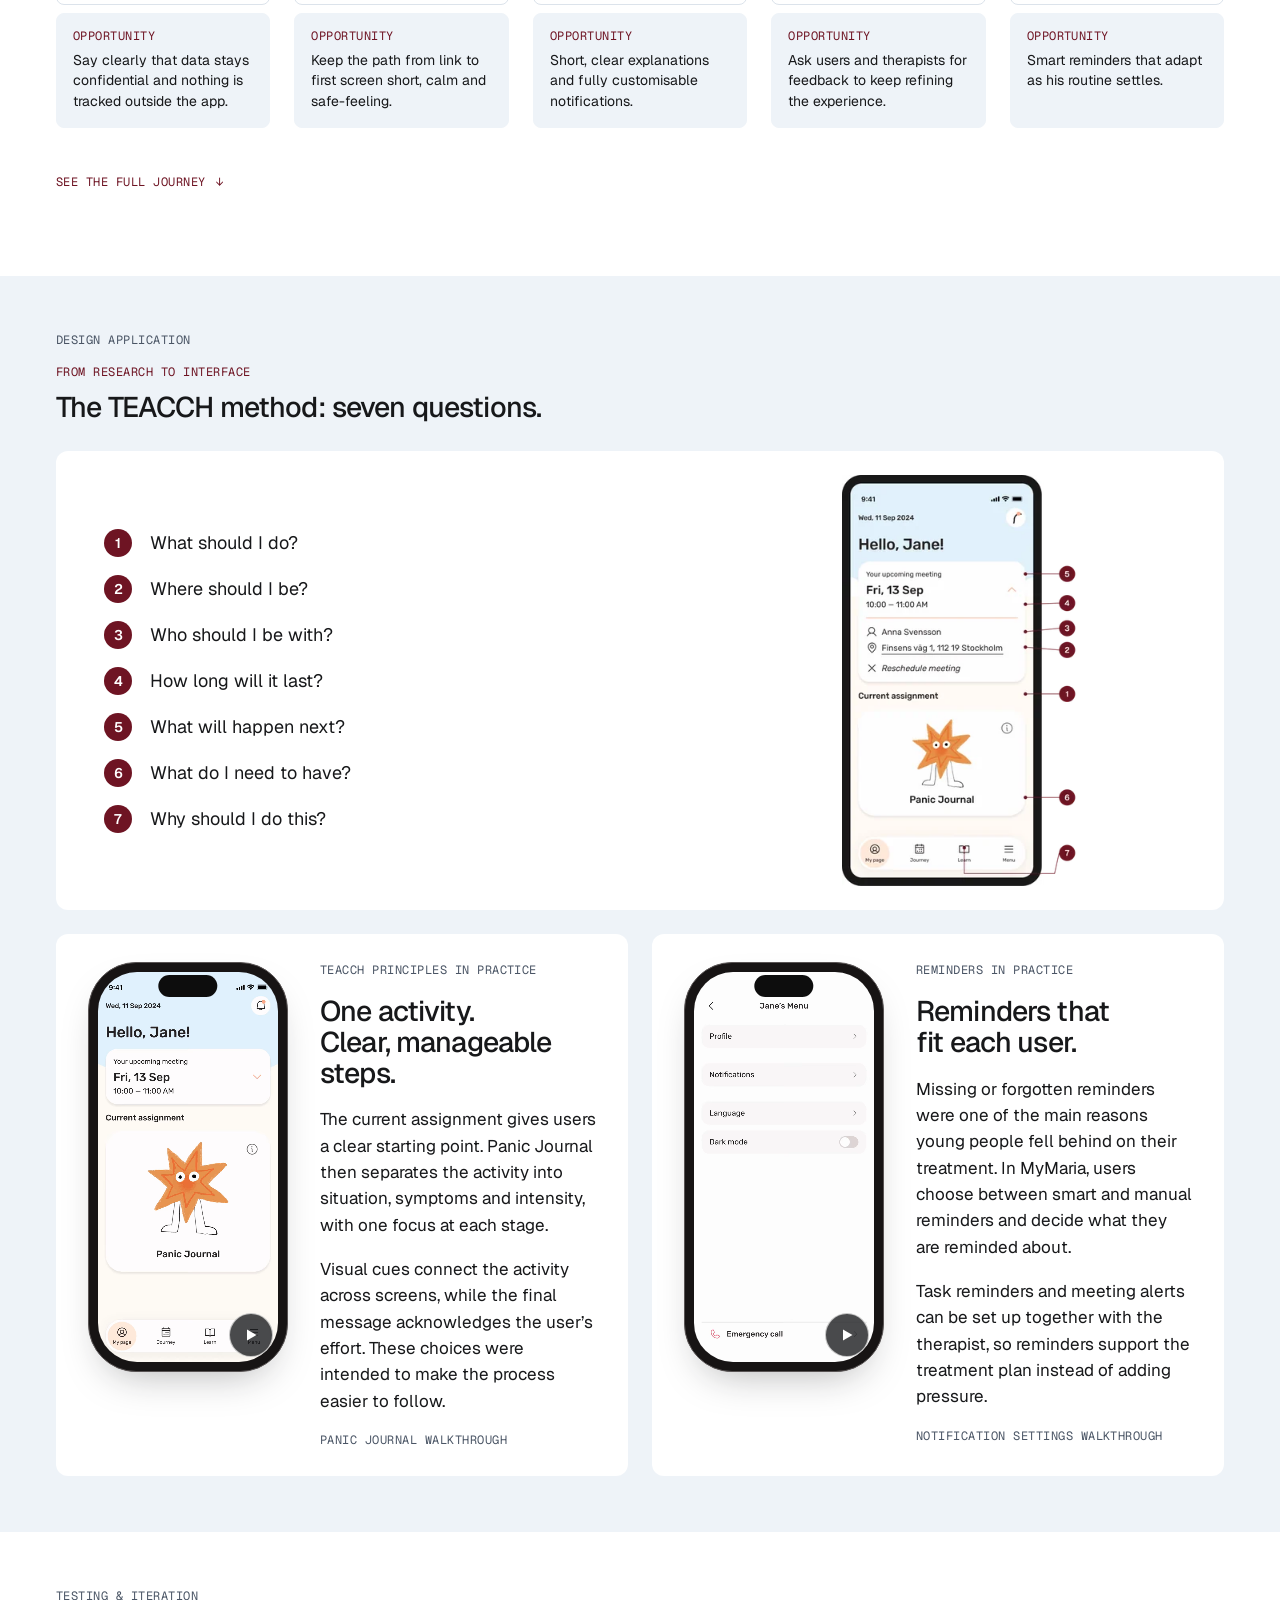
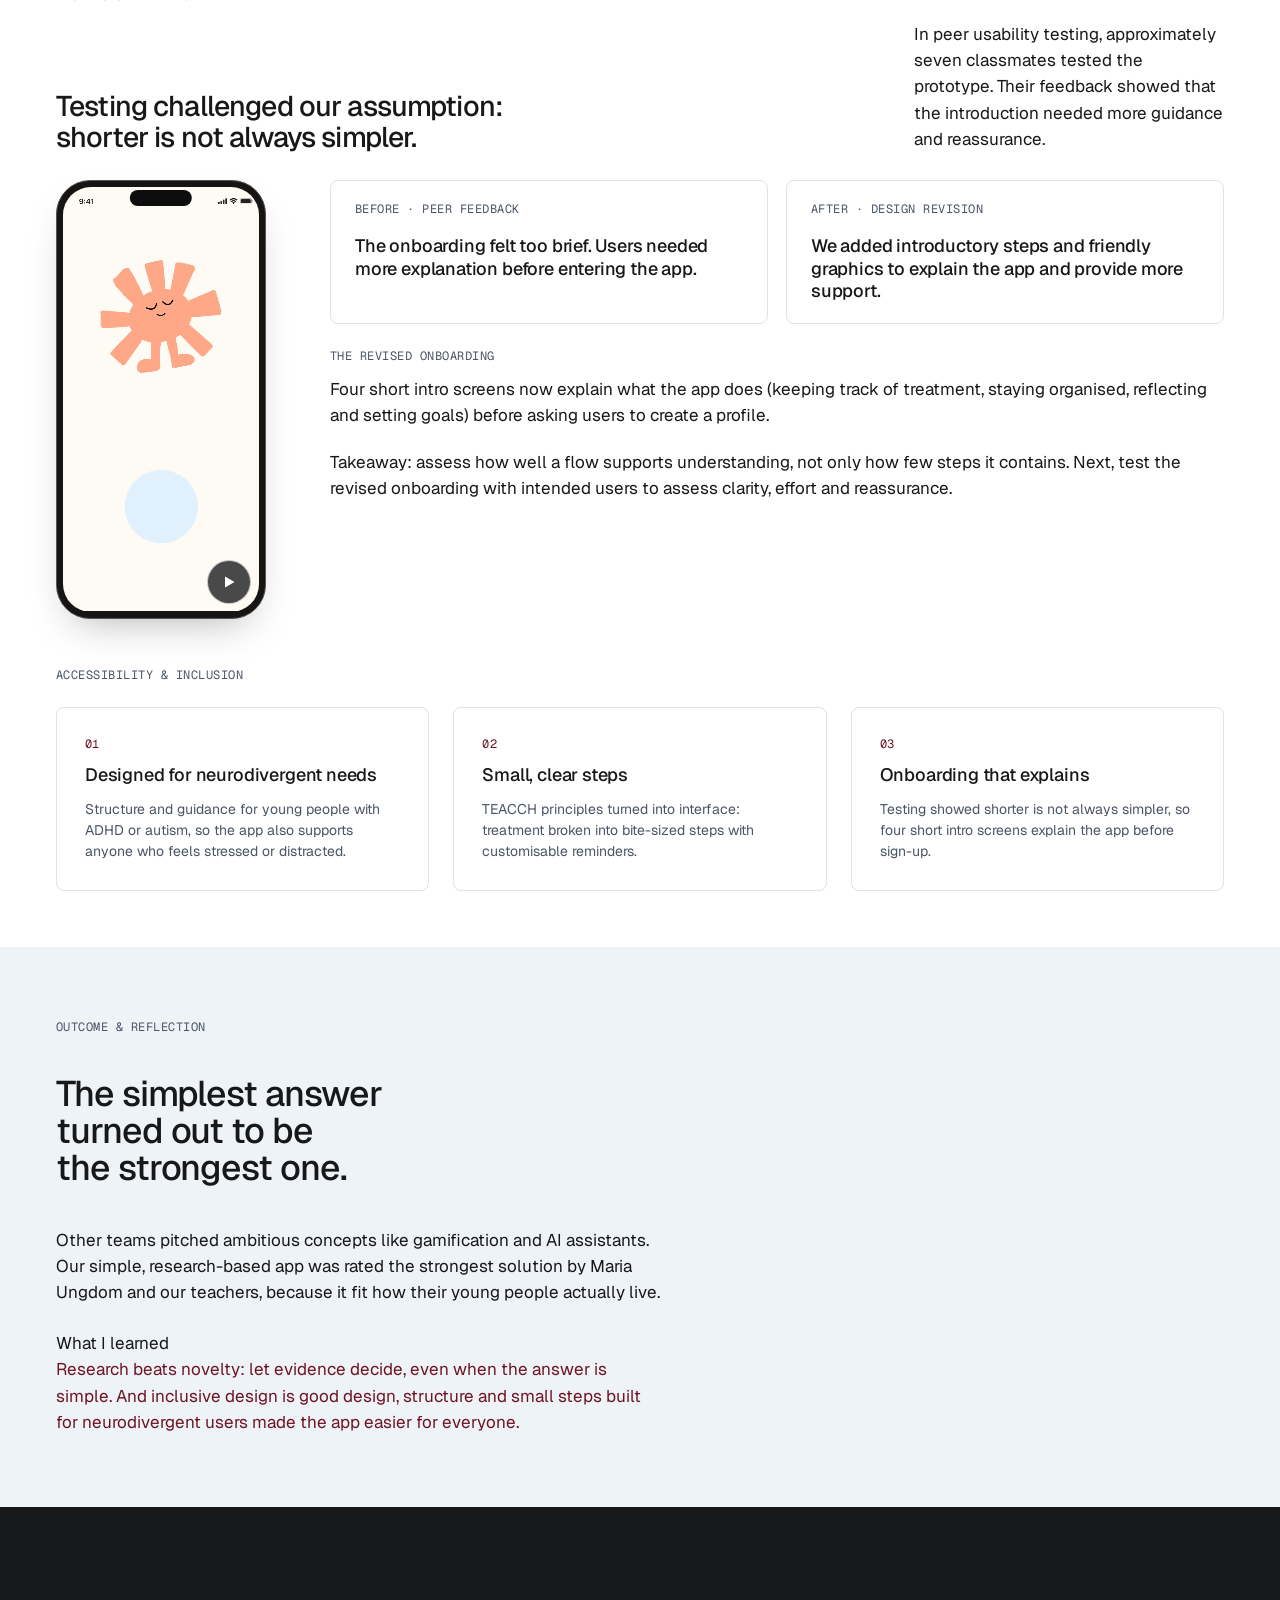
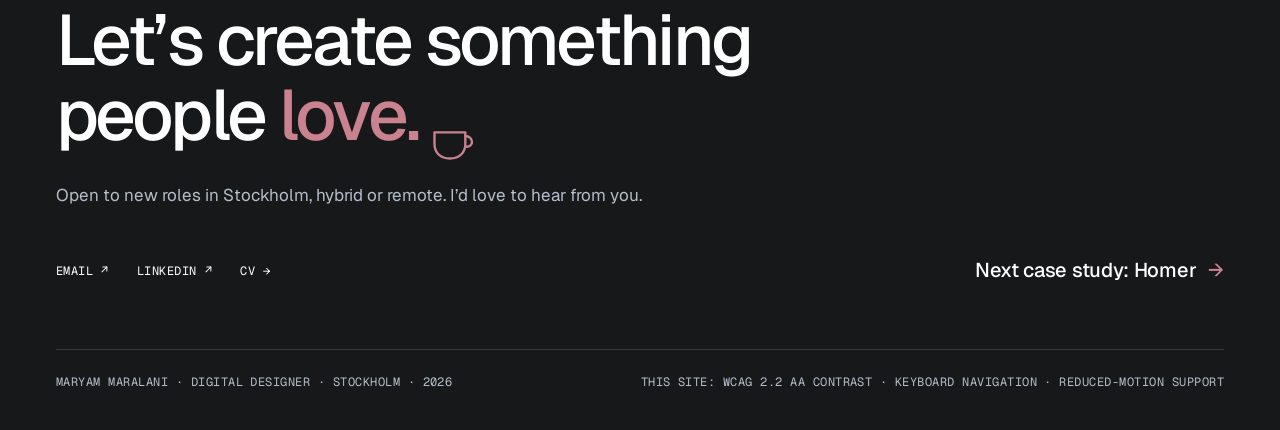
<file: mymaria.html>
<!doctype html>
<html lang="en">
<head>
  <meta charset="utf-8">
  <meta name="viewport" content="width=device-width, initial-scale=1">
  <title>MyMaria case study · Maryam Maralani</title>
  <meta name="description" content="MyMaria: a treatment companion app for young people at Maria Ungdom, shaped by expert interviews, journey mapping and usability testing.">
  <meta property="og:type" content="website">
  <meta property="og:site_name" content="Maryam Maralani · Digital Designer">
  <meta property="og:title" content="MyMaria case study · Maryam Maralani">
  <meta property="og:description" content="MyMaria: a treatment companion app for young people at Maria Ungdom, shaped by expert interviews, journey mapping and usability testing.">
  <meta property="og:url" content="https://maryam.maralani.eu/mymaria.html">
  <meta property="og:image" content="https://maryam.maralani.eu/images/og-image.png">
  <meta property="og:image:width" content="1200">
  <meta property="og:image:height" content="630">
  <meta property="og:image:alt" content="Maryam Maralani, Digital Designer: UX/UI, visual design and content">
  <meta name="twitter:card" content="summary_large_image">
  <meta name="theme-color" content="#FFFFFF">
  <link rel="icon" href="data:image/svg+xml,%3Csvg xmlns='http://www.w3.org/2000/svg' viewBox='0 0 32 32'%3E%3Crect width='32' height='32' rx='8' fill='%236E1423'/%3E%3C/svg%3E">
  <link rel="preconnect" href="https://fonts.googleapis.com">
  <link rel="preconnect" href="https://fonts.gstatic.com" crossorigin>
  <link rel="stylesheet" href="https://fonts.googleapis.com/css2?family=Geist:wght@400;500;600&family=Geist+Mono:wght@400&display=swap">
  <link rel="stylesheet" href="css/styles.css">
  <link rel="preload" as="image" href="images/mymaria/hero-phones-1328.webp">
  <script>if(!('onpagereveal' in window)&&!(window.matchMedia&&matchMedia('(prefers-reduced-motion: reduce)').matches))document.documentElement.classList.add('js-fade')</script>
  <script src="js/main.js" defer></script>
</head>
<body>
  <a class="skip-link" href="#main">Skip to content</a>
  <div class="progress" aria-hidden="true"><span></span></div>

  <header class="site-header">
    <nav class="container nav" aria-label="Main">
      <a class="nav__brand" href="index.html"><span class="nav__mark" aria-hidden="true"></span>Maryam Maralani</a>
      <ul class="nav__links">
        <li><a class="nav__link" href="index.html#work" aria-current="true">Case studies</a></li><li><a class="nav__link" href="about.html">About</a></li><li><a class="nav__link" href="cv.html">CV</a></li><li><a class="nav__cta" href="#contact">Contact</a></li>
      </ul>
    </nav>
  </header>

  <main id="main">

    <!-- Hero -->
    <section class="case-hero section--light" aria-labelledby="case-title">
      <div class="container case-hero__grid">
        <nav class="case-hero__crumb t-label" aria-label="Breadcrumb"><a href="index.html#work">Work</a><span aria-hidden="true">/</span><span aria-current="page">Case study 02</span></nav>
        <div class="case-hero__main">
          <p class="case-hero__client">MARIA UNGDOM</p>
          <h1 class="case-hero__title t-page" id="case-title">Treatment support,<br> one small step<br> at a time.</h1>
          <p class="case-hero__intro t-body-xl" style="margin-top:36px">A six-week client project with Maria Ungdom, a care provider supporting young people struggling with addiction. Informed by research into neurodivergent needs, we used TEACCH principles to make treatment activities clearer and easier to complete.</p>
        </div>
        <div class="case-hero__facts t-body-m">
          <p class="t-label muted">Project facts</p>
          <p>Client-based school project</p>
          <p>6 weeks</p>
          <p>Role: UX Designer</p>
        </div>
        <div class="case-hero__mark"><p class="mark-m" aria-hidden="true">M</p></div>
        <p class="case-hero__skills t-label">Expert interviews  ·  Journey mapping  ·  Ideation  ·  Usability testing</p>
      </div>
    </section>

    <div class="hero-visual section--light">
      <div class="container">
        <div class="panel">
          <img src="images/mymaria/hero-phones-1328.webp" srcset="images/mymaria/hero-phones-800.webp 800w, images/mymaria/hero-phones-1328.webp 1328w, images/mymaria/hero-phones-2656.webp 2656w" sizes="(min-width: 1440px) 1328px, (min-width: 1024px) calc(100vw - 112px), (min-width: 768px) calc(130vw - 104px), calc(170vw - 68px)" alt="Three MyMaria screens on phones: the welcome screen, My journey with activities and meetings, and the Symptoms step of the Panic Journal" width="2656" height="1227" fetchpriority="high">
        </div>
      </div>
    </div>

    <!-- At a glance -->
    <section class="section section--light glance-section" aria-label="At a glance" style="padding-top:0">
      <div class="container glance" data-reveal>
        <div><h2 class="t-label accent">The problem</h2><p class="t-body-xl">Young people in Maria Ungdom’s care often didn’t finish their treatment plans: material got lost, reminders were missing and tasks felt too hard.</p></div>
        <div><h2 class="t-label accent">What I did</h2><p class="t-body-xl">Ran expert interviews, mapped the user journey and ran user tests that showed the onboarding needed to be longer, then fed the findings back into the team’s designs.</p></div>
        <div><h2 class="t-label accent">The result</h2><p class="t-body-xl">A gentle, accessible app that breaks treatment into bite-sized steps, with customizable reminders and a longer onboarding shaped by testing.</p></div>
      </div>
    </section>

    <!-- 01 Key decisions: the skim layer -->
    <section class="section section--light" aria-labelledby="m-decisions" style="padding-top:0">
      <div class="container" data-reveal>
        <div class="section-head">
          <p class="section-label t-label"><span>Decisions</span></p>
          <h2 class="t-h2" id="m-decisions">Decisions driven by research.</h2>
          <p class="t-body-l" style="max-width:820px">Maria Ungdom wanted young people to engage more with their treatment plans. Our team designed an app that breaks treatment into small steps. As the UX designer, I ran the expert interviews and desk research, mapped the user journey, tested the prototype and designed the final presentation.</p>
        </div>
        <ol class="grid grid--2 decisions">
          <li class="card card--roomy"><p class="t-label accent" aria-hidden="true">01</p><h3 class="t-h6">Design for neurodivergent needs</h3><p class="t-small"><strong>Why:</strong> Desk research showed about a third of young people in substance-related care also have ADHD, and the experts we interviewed confirmed it.</p></li>
          <li class="card card--roomy"><p class="t-label accent" aria-hidden="true">02</p><h3 class="t-h6">Meaningful support, not gamification</h3><p class="t-small"><strong>Why:</strong> Experts said the reward should be breaking free from harmful behaviour, not points or badges.</p></li>
          <li class="card card--roomy"><p class="t-label accent" aria-hidden="true">03</p><h3 class="t-h6">Say clearly that data stays private</h3><p class="t-small"><strong>Why:</strong> The journey map showed distrust as the first low point: “Will I be tracked?”</p></li>
          <li class="card card--roomy"><p class="t-label accent" aria-hidden="true">04</p><h3 class="t-h6">A longer onboarding, not a shorter one</h3><p class="t-small"><strong>Why:</strong> In usability testing, people found the intro too brief and wanted more guidance first.</p></li>
        </ol>
        <p class="t-label muted decisions__next"><span aria-hidden="true">↓  </span>The full process: research, journey map, design and testing</p>
      </div>
    </section>

    <!-- 03 Research & design direction -->
    <section class="research-section section--grey" aria-labelledby="m-research">
      <div class="container research-block" data-reveal>
        <div class="section-head">
          <p class="section-label t-label"><span>Research &amp; design direction</span></p>
          <h2 class="t-h2" id="m-research">Research that shaped<br> our design direction.</h2>
          <p class="t-body-l" style="max-width:980px">In the desk research and expert interviews we realized that there is meaningful co-occurrence between addiction and neurodivergency.</p>
        </div>
      </div>
      <div class="container research-block cooccur" data-reveal>
        <div class="cooccur__grid">
          <div class="stack">
            <h3 class="t-label accent">Desk research · Co-occurrence</h3>
            <p class="t-h4" style="font-weight:500">Co-occurrence between addiction and psychiatric or neurodevelopmental disorders.</p>
            <p class="t-body-l">Design implication: make it easier to plan, understand the next step and begin treatment activities.</p>
            <p class="t-caption">Ages 10–17 in the studied care population: substance-related care in 2017, with psychiatric diagnoses recorded during 2016–2018. Socialstyrelsen, 2019, p. 39. These figures describe co-occurrence; they do not establish causation.</p>
          </div>
          <div class="stats stats--stack">
            <div class="stat"><p class="stat__num t-numeral">≈34%<span> ADHD</span></p><p class="t-body-m">34.2% of boys · 34.0% of girls</p></div>
            <div class="stat"><p class="stat__num t-numeral">8.0–8.8%<span> Autism</span></p><p class="t-body-m">8.0% of boys · 8.8% of girls</p></div>
          </div>
        </div>
      </div>
      <div class="band-white research-block inclusive" data-reveal>
        <div class="container inclusive__grid">
          <div class="stack">
            <h3 class="t-label accent">Inclusive design</h3>
            <p class="t-h3">Solve for one, extend to many.</p>
            <p class="t-body-l">We designed around neurodivergent needs for structure and guidance, with the intention of also supporting people who feel stressed, distracted or unfamiliar with treatment.</p>
            <p class="t-caption">Principle from Microsoft Inclusive Design</p>
          </div>
          <figure class="ripple">
            <figcaption class="sr-only">Diagram: three circles inside each other. Designed for neurodivergent needs in the centre, extending to people who feel stressed or distracted, and to people new to treatment.</figcaption>
            <div class="ripple__ring ripple__ring--3"><span class="ripple__label t-label">New to treatment</span>
              <div class="ripple__ring ripple__ring--2"><span class="ripple__label t-label">Stressed or distracted</span>
                <div class="ripple__ring ripple__ring--1"><span class="ripple__core-label t-label">Designed for</span><span class="ripple__core">Neuro&shy;divergent needs</span></div>
              </div>
            </div>
          </figure>
        </div>
      </div>
      <div class="container research-block" data-reveal>
        <h3 class="t-label accent">Quotes from expert interviews</h3>
        <div class="grid grid--3 grid--gap-l" style="margin-top:24px">
          <figure class="quote-card quote-card--bubble"><blockquote class="t-quote-m">“For challenging tasks, break them down into smaller, more manageable steps.”</blockquote><figcaption class="t-label">Therapist</figcaption></figure>
          <figure class="quote-card quote-card--bubble"><blockquote class="t-quote-m">“Help the individual see that the reward lies in breaking free from harmful behaviors, rather than relying on external factors.”</blockquote><figcaption class="t-label">Therapist</figcaption></figure>
          <figure class="quote-card quote-card--bubble"><blockquote class="t-quote-m">“Many of the young people dealing with addiction also experience neurodivergencies.”</blockquote><figcaption class="t-label">Youth social worker</figcaption></figure>
        </div>
      </div>
      <div class="container research-block" data-reveal>
        <h3 class="t-h5">THREE FINDINGS SHAPED THE PRODUCT</h3>
        <ol class="grid grid--3 grid--gap-l" style="margin-top:32px">
          <li class="card"><p class="t-label accent" aria-hidden="true">01</p><h4 class="t-h5">Neurodivergent needs</h4><p class="t-small">Our desk research highlighted an association between ADHD and substance use disorders. This led us to consider attention, planning and task initiation in the design.</p></li>
          <li class="card"><p class="t-label accent" aria-hidden="true">02</p><h4 class="t-h5">Task size</h4><p class="t-small">Large assignments create avoidable friction. Challenging activities should be divided into manageable steps.</p></li>
          <li class="card"><p class="t-label accent" aria-hidden="true">03</p><h4 class="t-h5">Autonomy</h4><p class="t-small">Support should not feel like monitoring. Reminders, progress and private content needed to remain under the user’s control.</p></li>
        </ol>
      </div>
      <div class="container research-block" data-reveal>
        <div class="stack" style="--stack:20px;max-width:1100px">
          <h3 class="t-h3">From external rewards<br>to meaningful support.</h3>
          <p class="t-body-l">We initially explored Duolingo-inspired gamification. Expert interviews prompted us to prioritise the personal value of treatment activities over external rewards. Structure and visual guidance became our way to help users begin.</p>
        </div>
      </div>
    </section>

    <!-- 04 Journey map -->
    <section class="section section--light" aria-labelledby="m-journey">
      <div class="container" data-reveal>
        <div class="journey-intro">
          <div class="section-head" style="margin:0">
            <p class="section-label t-label"><span>Journey mapping</span></p>
            <h2 class="t-h3" id="m-journey">Finding friction across<br> the full treatment journey.</h2>
            <p class="t-body-l">I created a journey map covering recommendation, download, onboarding, reuse and retention. Because we did not have direct access to target users, the persona was treated as a research-informed proto-persona rather than a validated user persona.</p>
          </div>
          <figure class="paper-print">
            <div class="paper-print__card"><img src="images/mymaria/journey-paper-560.webp" srcset="images/mymaria/journey-paper-280.webp 280w, images/mymaria/journey-paper-560.webp 560w" sizes="280px" alt="The first journey map, made with blue, green and orange sticky notes on paper" width="560" height="420" loading="lazy"></div>
            <figcaption class="t-caption">First paper version of the journey map.</figcaption>
          </figure>
        </div>
        <div class="journey__head">
          <h3 class="t-h3">Journey highlights</h3>
          <p class="t-label muted" id="feel-label">How Alex feels at each stage · pain points and opportunities</p>
        </div>
        <div class="curve" data-draw role="img" aria-labelledby="feel-label curve-desc">
          <span class="sr-only" id="curve-desc">Resistant, then uncertain, then doubt turning to hope, mostly positive, and finally accomplished.</span>
          <svg viewBox="0 0 1328 112" preserveAspectRatio="none" aria-hidden="true" focusable="false">
            <path class="curve__path" pathLength="1" d="M123 98 C 260 93, 330 86, 394 84 S 560 72, 664 70 S 830 58, 934 56 S 1100 44, 1205 42" fill="none" stroke="#6E1423" stroke-width="2" vector-effect="non-scaling-stroke"/>
          </svg>
          <div aria-hidden="true"><span class="curve__mood" style="--i:0;--top:64px">Resistant</span><span class="curve__dot" style="--i:0;--top:91px"></span><span class="curve__mood" style="--i:1;--top:50px">Uncertain</span><span class="curve__dot" style="--i:1;--top:77px"></span><span class="curve__mood" style="--i:2;--top:36px">Doubt → hope</span><span class="curve__dot" style="--i:2;--top:63px"></span><span class="curve__mood" style="--i:3;--top:22px">Mostly positive</span><span class="curve__dot" style="--i:3;--top:49px"></span><span class="curve__mood" style="--i:4;--top:8px">Accomplished</span><span class="curve__dot" style="--i:4;--top:35px"></span></div>
        </div>
        <ol class="journey" id="journey-stages">
          <li class="stage">
            <div class="stage__head"><p class="t-label accent">01</p><h4 class="t-h5">Recommendation</h4><p class="stage__mood t-quote-s">Resistant</p></div>
            <div class="card is-extra"><p class="t-label muted">Doing</p><p>Hears about the app from his therapist and asks questions about it.</p></div>
            <div class="card is-extra"><p class="t-label muted">Feeling</p><p class="t-quote-s">“Why should I download an app on my phone? Will I be tracked?”</p></div>
            <div class="card"><p class="t-label muted">Pain point</p><p>Doesn’t trust the app and hesitates to download it.</p></div>
            <div class="card is-opportunity"><p class="t-label">Opportunity</p><p>Say clearly that data stays confidential and nothing is tracked outside the app.</p></div>
          </li>
          <li class="stage">
            <div class="stage__head"><p class="t-label accent">02</p><h4 class="t-h5">Download</h4><p class="stage__mood t-quote-s">Uncertain</p></div>
            <div class="card is-extra"><p class="t-label muted">Doing</p><p>Finds the link on Maria Ungdom’s website and downloads it from the app store.</p></div>
            <div class="card is-extra"><p class="t-label muted">Feeling</p><p class="t-quote-s">“I hope this app works for me.”</p></div>
            <div class="card"><p class="t-label muted">Goal</p><p>Download without complications and feel like a step forward in treatment.</p></div>
            <div class="card is-opportunity"><p class="t-label">Opportunity</p><p>Keep the path from link to first screen short, calm and safe-feeling.</p></div>
          </li>
          <li class="stage">
            <div class="stage__head"><p class="t-label accent">03</p><h4 class="t-h5">Onboarding</h4><p class="stage__mood t-quote-s">Doubt → hope</p></div>
            <div class="card is-extra"><p class="t-label muted">Doing</p><p>Signs in with BankID, follows setup and sets reminders for tasks and meetings.</p></div>
            <div class="card is-extra"><p class="t-label muted">Feeling</p><p class="t-quote-s">“Is it going to work? I hope it makes treatment easier.”</p></div>
            <div class="card"><p class="t-label muted">Pain point</p><p>Doesn’t understand how the app works, or when reminders suit him.</p></div>
            <div class="card is-opportunity"><p class="t-label">Opportunity</p><p>Short, clear explanations and fully customisable notifications.</p></div>
          </li>
          <li class="stage">
            <div class="stage__head"><p class="t-label accent">04</p><h4 class="t-h5">Reuse</h4><p class="stage__mood t-quote-s">Mostly positive</p></div>
            <div class="card is-extra"><p class="t-label muted">Doing</p><p>Does daily tasks, tracks progress and reschedules meetings in the app.</p></div>
            <div class="card is-extra"><p class="t-label muted">Feeling</p><p class="t-quote-s">“This is cute and helpful, but I hate doing tasks every day.”</p></div>
            <div class="card"><p class="t-label muted">Pain point</p><p>Long shifts leave little energy to engage with treatment.</p></div>
            <div class="card is-opportunity"><p class="t-label">Opportunity</p><p>Ask users and therapists for feedback to keep refining the experience.</p></div>
          </li>
          <li class="stage">
            <div class="stage__head"><p class="t-label accent">05</p><h4 class="t-h5">Loyalty &amp; Retention</h4><p class="stage__mood t-quote-s">Accomplished</p></div>
            <div class="card is-extra"><p class="t-label muted">Doing</p><p>Keeps journaling after tasks end and fine-tunes smart reminders.</p></div>
            <div class="card is-extra"><p class="t-label muted">Feeling</p><p class="t-quote-s">“I feel a sense of accomplishment.”</p></div>
            <div class="card"><p class="t-label muted">Goal</p><p>Feel more involved in, and in control of, his treatment.</p></div>
            <div class="card is-opportunity"><p class="t-label">Opportunity</p><p>Smart reminders that adapt as his routine settles.</p></div>
          </li>
        </ol>
        <button class="link-arrow t-label journey__toggle" type="button" aria-expanded="false" aria-controls="journey-stages" hidden><span class="link-arrow__text">See the full journey</span> <span class="link-arrow__arrow link-arrow__arrow--down" aria-hidden="true">↓</span></button>
      </div>
    </section>

    <!-- 05 Design application -->
    <section class="section section--grey fit-mm" aria-labelledby="m-teacch">
      <div class="container" data-reveal>
        <div class="section-head">
          <p class="section-label t-label"><span>Design application</span></p>
          <p class="t-label accent">From research to interface</p>
          <h2 class="t-h3" id="m-teacch" style="margin-top:12px">The TEACCH method: seven questions.</h2>
        </div>
        <div class="feature feature--teacch">
          <ol class="questions">
            <li><span class="marker" aria-hidden="true">1</span>What should I do?</li>
            <li><span class="marker" aria-hidden="true">2</span>Where should I be?</li>
            <li><span class="marker" aria-hidden="true">3</span>Who should I be with?</li>
            <li><span class="marker" aria-hidden="true">4</span>How long will it last?</li>
            <li><span class="marker" aria-hidden="true">5</span>What will happen next?</li>
            <li><span class="marker" aria-hidden="true">6</span>What do I need to have?</li>
            <li><span class="marker" aria-hidden="true">7</span>Why should I do this?</li>
          </ol>
          <img class="annotated" src="images/mymaria/home-annotated-600.webp" srcset="images/mymaria/home-annotated-300.webp 300w, images/mymaria/home-annotated-600.webp 600w" sizes="(min-width: 1024px) 300px, min(420px, calc(100vw - 80px))" alt="The MyMaria home screen with numbered markers showing where each of the seven questions is answered: the current assignment, the meeting address, the therapist, the meeting time, the upcoming meeting, the Panic Journal card and the Learn tab" width="600" height="1027" loading="lazy">
        </div>

        <div class="feature-pair">
        <div class="feature">
          <figure class="phone" data-video-wrap>
            <span class="phone__island" aria-hidden="true"></span>
            <div class="phone__screen">
              <video data-video controls muted loop playsinline preload="none" poster="images/mymaria/panic-journal-flow-poster.webp" width="640" height="1386" aria-label="Panic Journal walkthrough: the activity introduction, then situation, symptoms and intensity, one step at a time">
                <source src="images/mymaria/panic-journal-flow.webm" type="video/webm">
                <source src="images/mymaria/panic-journal-flow.mp4" type="video/mp4">
              </video>
            </div>
            <button class="video-toggle" type="button" data-name="Panic Journal video" aria-pressed="false" aria-label="Play Panic Journal video" hidden>
              <svg class="i-pause" viewBox="0 0 16 16" aria-hidden="true"><rect x="3" y="2" width="3.5" height="12" rx="1" fill="currentColor"/><rect x="9.5" y="2" width="3.5" height="12" rx="1" fill="currentColor"/></svg>
              <svg class="i-play" viewBox="0 0 16 16" aria-hidden="true"><path d="M4 2.5v11l9.5-5.5z" fill="currentColor"/></svg>
            </button>
            <figcaption class="sr-only">Panic Journal walkthrough: the activity introduction, then situation, symptoms and intensity, one step at a time</figcaption>
          </figure>
          <div class="feature__text">
            <h3 class="t-label muted">TEACCH principles in practice</h3>
            <p class="t-h3">One activity.<br>Clear, manageable steps.</p>
            <p class="t-body-l">The current assignment gives users a clear starting point. Panic Journal then separates the activity into situation, symptoms and intensity, with one focus at each stage.</p>
            <p class="t-body-l">Visual cues connect the activity across screens, while the final message acknowledges the user’s effort. These choices were intended to make the process easier to follow.</p>
            <p class="t-label muted">Panic Journal walkthrough</p>
          </div>
        </div>

        <div class="feature feature--flip">
          <div class="feature__text">
            <h3 class="t-label muted">Reminders in practice</h3>
            <p class="t-h3">Reminders that<br>fit each user.</p>
            <p class="t-body-l">Missing or forgotten reminders were one of the main reasons young people fell behind on their treatment. In MyMaria, users choose between smart and manual reminders and decide what they are reminded about.</p>
            <p class="t-body-l">Task reminders and meeting alerts can be set up together with the therapist, so reminders support the treatment plan instead of adding pressure.</p>
            <p class="t-label muted">Notification settings walkthrough</p>
          </div>
          <figure class="phone" data-video-wrap>
            <span class="phone__island" aria-hidden="true"></span>
            <div class="phone__screen">
              <video data-video controls muted loop playsinline preload="none" poster="images/mymaria/notifications-flow-poster.webp" width="640" height="1386" aria-label="Notification settings walkthrough: from Jane’s menu to choosing smart or manual reminders">
                <source src="images/mymaria/notifications-flow.webm" type="video/webm">
                <source src="images/mymaria/notifications-flow.mp4" type="video/mp4">
              </video>
            </div>
            <button class="video-toggle" type="button" data-name="notification settings video" aria-pressed="false" aria-label="Play notification settings video" hidden>
              <svg class="i-pause" viewBox="0 0 16 16" aria-hidden="true"><rect x="3" y="2" width="3.5" height="12" rx="1" fill="currentColor"/><rect x="9.5" y="2" width="3.5" height="12" rx="1" fill="currentColor"/></svg>
              <svg class="i-play" viewBox="0 0 16 16" aria-hidden="true"><path d="M4 2.5v11l9.5-5.5z" fill="currentColor"/></svg>
            </button>
            <figcaption class="sr-only">Notification settings walkthrough: from Jane’s menu to choosing smart or manual reminders</figcaption>
          </figure>
        </div>
        </div>
      </div>
    </section>

    <!-- 06 Testing & iteration -->
    <section class="section section--light fit fit-mm" aria-labelledby="m-testing">
      <div class="container" data-reveal>
        <div class="section-head">
          <p class="section-label t-label"><span>Testing &amp; iteration</span></p>
          <h2 class="t-h3" id="m-testing">Testing challenged our assumption:<br> shorter is not always simpler.</h2>
          <p class="t-body-l">In peer usability testing, approximately seven classmates tested the prototype. Their feedback showed that the introduction needed more guidance and reassurance.</p>
        </div>
        <div class="testing-grid">
        <div class="before-after">
          <div class="card"><h3 class="t-label muted">Before · Peer feedback</h3><p class="t-h6" style="font-weight:500">The onboarding felt too brief. Users needed more explanation before entering the app.</p></div>
          <div class="card"><h3 class="t-label muted">After · Design revision</h3><p class="t-h6" style="font-weight:500">We added introductory steps and friendly graphics to explain the app and provide more support.</p></div>
        </div>
                  <figure class="phone" data-video-wrap>
            <span class="phone__island" aria-hidden="true"></span>
            <div class="phone__screen">
              <video data-video controls muted loop playsinline preload="none" poster="images/mymaria/onboarding-flow-poster.webp" width="640" height="1386" aria-label="The revised onboarding: a welcome screen followed by four short intro screens">
                <source src="images/mymaria/onboarding-flow.webm" type="video/webm">
                <source src="images/mymaria/onboarding-flow.mp4" type="video/mp4">
              </video>
            </div>
            <button class="video-toggle" type="button" data-name="onboarding video" aria-pressed="false" aria-label="Play onboarding video" hidden>
              <svg class="i-pause" viewBox="0 0 16 16" aria-hidden="true"><rect x="3" y="2" width="3.5" height="12" rx="1" fill="currentColor"/><rect x="9.5" y="2" width="3.5" height="12" rx="1" fill="currentColor"/></svg>
              <svg class="i-play" viewBox="0 0 16 16" aria-hidden="true"><path d="M4 2.5v11l9.5-5.5z" fill="currentColor"/></svg>
            </button>
            <figcaption class="sr-only">The revised onboarding: a welcome screen followed by four short intro screens</figcaption>
          </figure>
          <div class="testing-side">
          <div class="onboarding__caption">
            <h3 class="t-label muted">The revised onboarding</h3>
            <p class="t-body-l">Four short intro screens now explain what the app does (keeping track of treatment, staying organised, reflecting and setting goals) before asking users to create a profile.</p>
          </div>
          <p class="t-body-l testing-takeaway">Takeaway: assess how well a flow supports understanding, not only how few steps it contains. Next, test the revised onboarding with intended users to assess clarity, effort and reassurance.</p>
          </div>
        </div>
        <div class="a11y-block">
          <h3 class="section-label t-label">Accessibility &amp; inclusion</h3>
          <ul class="grid grid--3">
            <li class="card card--roomy"><p class="t-label accent" aria-hidden="true">01</p><h4 class="t-h6">Designed for neurodivergent needs</h4><p class="t-small muted">Structure and guidance for young people with ADHD or autism, so the app also supports anyone who feels stressed or distracted.</p></li>
            <li class="card card--roomy"><p class="t-label accent" aria-hidden="true">02</p><h4 class="t-h6">Small, clear steps</h4><p class="t-small muted">TEACCH principles turned into interface: treatment broken into bite-sized steps with customisable reminders.</p></li>
            <li class="card card--roomy"><p class="t-label accent" aria-hidden="true">03</p><h4 class="t-h6">Onboarding that explains</h4><p class="t-small muted">Testing showed shorter is not always simpler, so four short intro screens explain the app before sign-up.</p></li>
          </ul>
        </div>
      </div>
    </section>

    <!-- 07 Outcome & reflection -->
    <section class="section section--grey outcome-section" aria-labelledby="m-outcome">
      <div class="container" data-reveal>
        <div class="section-head"><p class="section-label t-label"><span>Outcome &amp; reflection</span></p></div>
        <div class="outcome">
          <h2 class="t-h2" id="m-outcome">The simplest answer<br> turned out to be<br> the strongest one.</h2>
          <p class="t-body-l">Other teams pitched ambitious concepts like gamification and AI assistants. Our simple, research-based app was rated the strongest solution by Maria Ungdom and our teachers, because it fit how their young people actually live.</p>
          <p class="outcome__learned t-body-m"><strong>What I learned</strong><span>Research beats novelty: let evidence decide, even when the answer is simple. And inclusive design is good design, structure and small steps built for neurodivergent users made the app easier for everyone.</span></p>
        </div>
      </div>
    </section>
  </main>

  <!-- Floating back-to-top badge: appears after the hero; drag it to either side -->
  <button class="to-top" type="button" aria-label="Back to top" tabindex="-1" aria-hidden="true">
    <svg viewBox="0 0 72 72" aria-hidden="true" focusable="false">
      <circle class="disc" cx="36" cy="36" r="35.5"/>
      <g class="ring">
        <path id="ring-path" d="M36 36m-27.5 0a27.5 27.5 0 1 1 55 0a27.5 27.5 0 1 1 -55 0" fill="none"/>
        <text class="ring-text"><textPath href="#ring-path" textLength="171" lengthAdjust="spacing">back to top · back to top ·</textPath></text>
      </g>
      <g class="arrow"><g transform="translate(29 26)">
        <path d="M7.29181 17.2188C6.41681 12.4688 7.58348 7.71875 7.00015 2.375"/>
        <path d="M2.9165 6.53125C4.6665 4.75 5.83317 3.5625 6.99984 2.07812C8.1665 3.5625 9.33317 5.04688 11.0832 6.23438"/>
      </g></g>
    </svg>
  </button>

  <footer class="site-footer" id="contact" aria-labelledby="contact-title">
    <div class="container">
      <h2 class="site-footer__headline" id="contact-title">Let’s create something<br>people <em>love.</em><span class="fika" aria-hidden="true"><svg viewBox="0 0 64 96" focusable="false">
          <g class="fika__steam"><path d="M13.67 56.67C9.67 51.67 17.67 48.67 13.67 43.67C9.67 38.67 17.67 35.67 13.67 30.67"/><path d="M23.67 56.67C19.67 51.67 27.67 48.67 23.67 43.67C19.67 38.67 27.67 35.67 23.67 30.67"/><path d="M33.67 56.67C29.67 51.67 37.67 48.67 33.67 43.67C29.67 38.67 37.67 35.67 33.67 30.67"/></g>
          <g class="fika__cup"><path d="M10.67 56.67H45.33V70C45.33 79.33 38.67 86 28 86C17.33 86 10.67 79.33 10.67 70V56.67Z"/><path d="M45.33 60.67C54.67 60.67 56 74 45.33 72.67"/></g>
        </svg></span></h2>
      <p class="site-footer__text">Open to new roles in Stockholm, hybrid or remote. I’d love to hear from you.</p>
      <div class="site-footer__row">
        <ul class="site-footer__links t-label">
          <li><a href="mailto:maryamhmaralani@gmail.com">Email <span aria-hidden="true">↗</span><span class="sr-only"> maryamhmaralani@gmail.com</span></a></li>
          <li><a href="https://www.linkedin.com/in/maryam-maralani" rel="noopener">LinkedIn <span aria-hidden="true">↗</span></a></li>
          <li><a href="cv.html">CV <span aria-hidden="true">→</span></a></li>
        </ul>
        <a class="site-footer__next" href="homer.html">Next case study: Homer <span aria-hidden="true">→</span></a>
      </div>
      <div class="site-footer__bottom t-label">
        <p>Maryam Maralani  ·  Digital Designer  ·  Stockholm  ·  2026</p>
        <p class="site-footer__note">This site: WCAG 2.2 AA contrast · keyboard navigation · reduced-motion support</p>
      </div>
    </div>
  </footer>
</body>
</html>
</file>
<file: css/styles.css>
/* ==========================================================================
   Maryam Maralani — Portfolio (v4)
   One shared stylesheet for all six pages. Mobile-first: base styles follow
   the 390px Figma frames; the min-width 1024px blocks follow the 1440px frames.

   1.  Design tokens
   2.  Base, reset, accessibility helpers
   3.  Layout: container, sections, grids
   4.  Type styles
   5.  Shared components: labels, links, buttons, cards, quotes, markers, phones
   6.  Header / navigation
   7.  Footer / contact
   8.  Back-to-top badge
   9.  Homepage
   10. About
   11. Case studies (shared + Haglöfs + MyMaria)
   12. CV
   13. Motion (reveal, page fade, hovers) + reduced motion
   14–19. Compact sections, Haglöfs Q1, storytelling animations, page
          transitions, MyMaria fits
   20. Content page + handwritten notes
   ========================================================================== */


/* 1. Design tokens --------------------------------------------------------- */
:root {
  /* Colour — burgundy is the only accent */
  --accent: #6E1423;
  --accent-deep: #4A0D17;
  --ink: #17181A;
  --bg: #FFFFFF;
  --surface: #EEF3F8;      /* mist sections */
  --line: #DCE3EB;
  --muted: #4A5565;        /* AA on white and mist */
  --silver: #B4BECB;
  --accent-on-dark: #C9828E;
  --white: #FFFFFF;

  /* Fonts */
  --font: 'Geist', system-ui, -apple-system, 'Segoe UI', Roboto, sans-serif;
  --mono: 'Geist Mono', ui-monospace, 'SFMono-Regular', Menlo, Consolas, monospace;

  /* Type scale — mobile values first, desktop values reached at 1440px */
  --t-hero: clamp(56px, 8.33vw, 120px);     /* Display / Hero 120 */
  --t-numeral: clamp(48px, 5.56vw, 80px);   /* Numeral 80 */
  --t-page: clamp(40px, 4.44vw, 64px);      /* Page title 64 */
  --t-h1: clamp(36px, 3.33vw, 48px);        /* H1 48 */
  --t-h2: clamp(28px, 2.78vw, 40px);        /* H2 40 */
  --t-h3: clamp(26px, 2.22vw, 32px);        /* H3 32 */
  --t-h4: clamp(22px, 1.81vw, 26px);        /* H4 26 */
  --t-h5: clamp(20px, 1.53vw, 22px);        /* H5 22 */
  --t-h6: 18px;                             /* H6 18 */
  --t-quote-l: clamp(22px, 2.22vw, 32px);   /* Quote L 32 */
  --t-quote-m: clamp(20px, 1.67vw, 24px);   /* Quote M 24 */
  --t-quote-s: 20px;                        /* Quote S 20 */
  --t-body-xl: clamp(17px, 1.25vw, 18px);   /* Body XL 18 */
  --t-body-l: 17px;
  --t-body-m: 17px;
  --t-body: 16px;
  --t-small: 14px;
  --t-caption: 13px;
  --t-label: 12px;                          /* Geist Mono, uppercase */

  /* Shape */
  --r-sm: 4px;
  --r-card: 8px;
  --r-image: 12px;
  --r-pill: 999px;

  /* Spacing */
  --gutter: 20px;
  --section-y: 48px;
  --card-pad: 20px;

  --ease: cubic-bezier(.22, .61, .36, 1);
  --shadow-hover: 0 14px 32px -12px rgba(23, 24, 26, .18), 0 2px 6px rgba(23, 24, 26, .06);
}

@media (min-width: 1024px) {
  :root {
    --gutter: 56px;
    --section-y: 72px;
    --card-pad: 24px;
  }
}


/* 2. Base ------------------------------------------------------------------ */
*, *::before, *::after { box-sizing: border-box; }

html {
  -webkit-text-size-adjust: 100%;
  text-size-adjust: 100%;
  scroll-behavior: smooth;
}

body {
  margin: 0;
  background: var(--bg);
  color: var(--ink);
  font-family: var(--font);
  font-size: var(--t-body);
  line-height: 1.55;
  -webkit-font-smoothing: antialiased;
  -moz-osx-font-smoothing: grayscale;
  text-rendering: optimizeLegibility;
}

img, video, svg { display: block; max-width: 100%; }
img, video { height: auto; }

h1, h2, h3, h4, h5, h6, p, figure, blockquote, ul, ol, dl, dd { margin: 0; }
ul, ol { padding: 0; list-style: none; }

a { color: inherit; text-decoration: none; }

button { font: inherit; color: inherit; }

::selection { background: var(--accent); color: var(--white); }

/* Focus: always visible, burgundy ring with an off-white halo */
:focus { outline: none; }
:focus-visible {
  outline: 2px solid var(--accent);
  outline-offset: 3px;
  border-radius: 4px;
}
.site-footer :focus-visible { outline-color: var(--accent-on-dark); }

.sr-only {
  position: absolute !important;
  width: 1px; height: 1px;
  padding: 0; margin: -1px;
  overflow: hidden;
  clip: rect(0 0 0 0);
  white-space: nowrap;
  border: 0;
}

.skip-link {
  position: absolute;
  left: 16px;
  top: -100px;
  z-index: 100;
  padding: 12px 18px;
  background: var(--ink);
  color: var(--bg);
  border-radius: var(--r-pill);
  font-size: var(--t-small);
  font-weight: 500;
}
.skip-link:focus { top: 12px; }

[id] { scroll-margin-top: 24px; }


/* 3. Layout ---------------------------------------------------------------- */
.container {
  width: min(100% - 2 * var(--gutter), 1328px);
  margin-inline: auto;
}

.section { padding-block: var(--section-y); }
.section--light { background: var(--bg); }
.section--grey  { background: var(--surface); }

.stack > * + * { margin-top: var(--stack, 24px); }

.grid { display: grid; gap: 18px; }
@media (min-width: 640px) {
  .grid--2, .grid--4 { grid-template-columns: repeat(2, minmax(0, 1fr)); }
  .grid--3 { grid-template-columns: repeat(2, minmax(0, 1fr)); }
}
@media (min-width: 1024px) {
  .grid { gap: 24px; }
  .grid--3 { grid-template-columns: repeat(3, minmax(0, 1fr)); }
  .grid--4 { grid-template-columns: repeat(4, minmax(0, 1fr)); gap: 18px; }
  .grid--gap-l { gap: 48px; }
}

/* Two columns: heading left, copy right (About story, Off-screen) */
.split { display: grid; gap: 24px; }
@media (min-width: 1024px) {
  .split { grid-template-columns: minmax(0, 1fr) minmax(0, 608px); gap: 24px; }
}

.measure-l { max-width: 1000px; }


/* 4. Type ------------------------------------------------------------------ */
.t-hero, .t-page, .t-h1, .t-h2, .t-h3, .t-h4, .t-h5, .t-h6,
.t-quote-l, .t-quote-m, .t-quote-s, .t-numeral {
  font-weight: 500;
  color: var(--ink);
}
.t-hero    { font-size: var(--t-hero);    line-height: 1;    letter-spacing: -.045em; }
.t-numeral { font-size: var(--t-numeral); line-height: 1;    letter-spacing: -.04em; }
.t-page    { font-size: var(--t-page);    line-height: 1.03; letter-spacing: -.04em; }
.t-h1      { font-size: var(--t-h1);      line-height: 1.04; letter-spacing: -.035em; }
.t-h2      { font-size: var(--t-h2);      line-height: 1.05; letter-spacing: -.03em; }
.t-h3      { font-size: var(--t-h3);      line-height: 1.08; letter-spacing: -.03em; }
.t-h4      { font-size: var(--t-h4);      line-height: 1.13; letter-spacing: -.02em; }
.t-h5      { font-size: var(--t-h5);      line-height: 1.2;  letter-spacing: -.015em; }
.t-h6      { font-size: var(--t-h6);      line-height: 1.25; letter-spacing: -.01em; }
.t-quote-l { font-size: var(--t-quote-l); line-height: 1.18; letter-spacing: -.02em; }
.t-quote-m { font-size: var(--t-quote-m); line-height: 1.22; letter-spacing: -.015em; }
.t-quote-s { font-size: var(--t-quote-s); line-height: 1.27; letter-spacing: -.01em; }

.t-body-xl { font-size: var(--t-body-xl); line-height: 1.5; }
.t-body-l  { font-size: var(--t-body-l);  line-height: 1.55; }
.t-body-m  { font-size: var(--t-body-m);  line-height: 1.55; }
.t-small   { font-size: var(--t-small);   line-height: 1.5; }
.t-caption { font-size: var(--t-caption); line-height: 1.5; }

.t-label {
  font-family: var(--mono);
  font-size: var(--t-label);
  font-weight: 400;
  line-height: 1.35;
  letter-spacing: .04em;
  text-transform: uppercase;
}

.muted  { color: var(--muted); }
.accent { color: var(--accent); }

.lines { white-space: pre-line; }

/* Paragraph rhythm inside long copy blocks */
.prose > * + * { margin-top: 20px; }


/* 5. Shared components ----------------------------------------------------- */

/* Section label (case studies and CV): "OVERVIEW" */
.section-label {
  display: flex;
  gap: 12px;
  align-items: baseline;
  color: var(--muted);
}

/* Header block at the top of each section */
.section-head > * + * { margin-top: 24px; }
.section-head + * { margin-top: 32px; }
@media (min-width: 1024px) {
  .section-head + * { margin-top: 40px; }
}

/* Text link with an arrow (mono, burgundy) */
.link-arrow {
  display: inline-flex;
  align-items: center;
  gap: 10px;
  min-height: 44px;
  color: var(--accent);
}
.link-arrow__arrow { display: inline-block; transition: transform .25s var(--ease); }
.link-arrow:hover .link-arrow__arrow,
.link-arrow:focus-visible .link-arrow__arrow { transform: translateX(4px); }
.link-arrow:hover .link-arrow__arrow--down,
.link-arrow:focus-visible .link-arrow__arrow--down { transform: translateY(3px); }
.link-arrow:hover .link-arrow__text { text-decoration: underline; text-underline-offset: 4px; }

/* Cards: white, hairline, 8px corners */
.card {
  background: var(--white);
  border: 1px solid var(--line);
  border-radius: var(--r-card);
  padding: var(--card-pad);
}
.card > * + * { margin-top: 12px; }
.card--roomy { padding: 24px 20px; }
@media (min-width: 1024px) { .card--roomy { padding: 28px; } }

/* Open columns with a top hairline (lists of different length) */
.open-col {
  border-top: 1px solid var(--line);
  padding-top: 20px;
}
.open-col > * + * { margin-top: 16px; }

/* Quote cards */
.quote-card {
  background: var(--white);
  border: 1px solid var(--line);
  border-radius: var(--r-card);
  padding: 24px;
  display: flex;
  flex-direction: column;
  justify-content: space-between;
  gap: 18px;
}
.quote-card blockquote { font-weight: 500; }
.quote-card figcaption { color: var(--accent); }
/* Speech bubble: the same card with a small tail at the bottom left */
.quote-card--bubble { position: relative; margin-bottom: 16px; }
.quote-card--bubble::before,
.quote-card--bubble::after { content: ""; position: absolute; clip-path: polygon(0 0, 100% 0, 0 100%); }
.quote-card--bubble::before { left: 31px; top: 100%; width: 24px; height: 17px; background: var(--line); }
.quote-card--bubble::after { left: 32px; top: calc(100% - 1px); width: 22px; height: 15px; background: var(--white); }

/* Numbered burgundy marker (1–7) */
.marker {
  display: inline-grid;
  place-items: center;
  flex: none;
  width: 28px;
  height: 28px;
  border-radius: 50%;
  background: var(--accent);
  color: var(--bg);
  font-size: 14px;
  font-weight: 600;
  line-height: 1;
}

/* Pill tag (mono) */
.tag {
  display: inline-flex;
  align-items: center;
  padding: 4px 9px;
  border-radius: var(--r-sm);
  border: 1px solid var(--accent);
  color: var(--accent);
}
.pill {
  display: inline-flex;
  align-items: center;
  padding: 10px 16px;
  border-radius: var(--r-pill);
  border: 1px solid var(--line);
  background: var(--white);
  color: var(--accent);
}

/* Images */
.panel {
  background: var(--surface);
  border-radius: var(--r-image);
}

/* Phone frame around app screens and walkthrough videos */
.phone {
  position: relative;
  width: 100%;
  max-width: 330px;
  margin-inline: auto;
  padding: 9px;
  background: #171414;
  border: 1px solid #595454;
  border-radius: 48px;
  box-shadow: 0 18px 40px -18px rgba(23, 24, 26, .35);
}
.phone__screen {
  position: relative;
  overflow: hidden;
  border-radius: 39px;
  background: #FFFAF2;
  aspect-ratio: 640 / 1386;
}
.phone__screen > img,
.phone__screen > video {
  width: 100%;
  height: 100%;
  object-fit: cover;
}
.phone__island {
  position: absolute;
  top: 12px;
  left: 50%;
  width: 30%;
  height: 22px;
  transform: translateX(-50%);
  border-radius: 999px;
  background: #0D0D0D;
  z-index: 1;
}
.phone--s { padding: 5px; border-radius: 24px; box-shadow: none; }
.phone--s .phone__screen { border-radius: 19px; aspect-ratio: 139 / 302; }
.phone--s .phone__island { top: 5px; height: 11px; width: 30%; }

/* Video play / pause toggle */
.video-toggle {
  position: absolute;
  right: 14px;
  bottom: 14px;
  z-index: 2;
  display: grid;
  place-items: center;
  width: 44px;
  height: 44px;
  padding: 0;
  border: 1px solid rgba(246, 246, 244, .7);
  border-radius: 50%;
  background: rgba(23, 24, 26, .78);
  color: var(--bg);
  cursor: pointer;
  transition: background-color .2s var(--ease);
}
.video-toggle:hover { background: var(--accent); }
.video-toggle svg { width: 16px; height: 16px; }
.video-toggle .i-play { display: none; }
.video-toggle[aria-pressed="false"] .i-play { display: block; }
.video-toggle[aria-pressed="false"] .i-pause { display: none; }


/* 6. Header ---------------------------------------------------------------- */
.site-header {
  position: relative;
  z-index: 10;
  padding-top: 24px;
}
.nav {
  display: flex;
  flex-direction: column;
  align-items: center;
  gap: 8px;
}
.nav__brand {
  display: inline-flex;
  align-items: center;
  gap: 10px;
  min-height: 44px;
  font-size: 14px;
  font-weight: 600;
  color: var(--ink);
}
.nav__mark {
  width: 22px;
  height: 22px;
  border-radius: 6px;
  background: var(--accent);
  flex: none;
}
.nav__links {
  display: flex;
  flex-wrap: wrap;
  justify-content: center;
  align-items: center;
  gap: 0 4px;
}
.nav__link {
  display: inline-flex;
  align-items: center;
  min-height: 44px;
  padding-inline: 8px;
  font-size: 14px;
  color: var(--muted);
  transition: color .2s var(--ease);
}
.nav__link:hover { color: var(--ink); }
.nav__link[aria-current] { color: var(--ink); text-decoration: underline; text-decoration-color: var(--accent); text-decoration-thickness: 1px; text-underline-offset: 6px; }
.nav__cta {
  position: relative;
  display: inline-flex;
  align-items: center;
  min-height: 36px;
  margin: 4px 0 4px 8px;
  padding: 9px 14px;
  border-radius: var(--r-pill);
  background: var(--ink);
  color: var(--bg);
  font-size: 14px;
  line-height: 1.2;
  transition: background-color .2s var(--ease);
}
.nav__cta::after { content: ""; position: absolute; inset: -4px -2px; } /* 44px tap target */
.nav__cta:hover { background: var(--accent); }

@media (min-width: 768px) {
  .site-header { padding-top: 30px; }
  .nav { flex-direction: row; justify-content: space-between; }
  .nav__links { gap: 0 12px; }
}


/* 7. Footer ---------------------------------------------------------------- */
.site-footer {
  background: var(--ink);
  color: var(--bg);
  padding-block: 56px 40px;
}
.site-footer__headline {
  font-size: clamp(44px, 5.56vw, 80px);
  font-weight: 500;
  line-height: 1.03;
  letter-spacing: -.04em;
  color: var(--bg);
}
.site-footer__headline em { font-style: normal; color: var(--accent-on-dark); }

/* Hand-drawn coffee cup after "love." with steam that rises and fades.
   Phones: the cup sits under the headline. Static with reduced motion. */
.fika { display: block; width: 48px; height: 72px; margin-top: 20px; }
.fika svg { width: 100%; height: 100%; overflow: visible; }
.fika path { fill: none; stroke: var(--accent-on-dark); stroke-linecap: round; stroke-linejoin: round; }
.fika__cup path { stroke-width: 2.67; }
.fika__steam path { stroke-width: 1.6; animation: steam 2.8s ease-in-out infinite; opacity: 0; }
.fika__steam path:nth-child(2) { animation-delay: .9s; }
.fika__steam path:nth-child(3) { animation-delay: 1.8s; }
@keyframes steam {
  0%   { opacity: 0; transform: translateY(6px); }
  35%  { opacity: 1; }
  100% { opacity: 0; transform: translateY(-10px); }
}
@media (min-width: 768px) {
  .fika { position: relative; display: inline-block; width: .8em; height: .6em; margin-left: .1em; vertical-align: baseline; }
  .fika svg { position: absolute; left: 0; bottom: -.395em; width: .8em; height: 1.2em; }  /* cup bottom sits just under the baseline, as in Figma */
}
.site-footer__text {
  margin-top: 32px;
  max-width: 610px;
  font-size: var(--t-body-l);
  line-height: 1.55;
  color: var(--silver);
}
.site-footer__row {
  display: flex;
  flex-direction: column;
  gap: 24px;
  margin-top: 24px;
}
.site-footer__links { display: flex; flex-wrap: wrap; gap: 0 28px; }
.site-footer__links a {
  display: inline-flex;
  align-items: center;
  gap: 8px;
  min-height: 44px;
  color: var(--bg);
}
.site-footer__links a:hover { color: var(--accent-on-dark); }
.site-footer__next {
  display: inline-flex;
  align-items: center;
  gap: 12px;
  min-height: 44px;
  font-size: var(--t-h5);
  font-weight: 500;
  letter-spacing: -.015em;
  color: var(--bg);
}
.site-footer__next span { transition: transform .25s var(--ease); display: inline-block; color: var(--accent-on-dark); }
.site-footer__next:hover span, .site-footer__next:focus-visible span { transform: translateX(5px); }
.site-footer__next:hover { color: var(--accent-on-dark); }
.site-footer__bottom {
  display: flex;
  flex-direction: column;
  gap: 12px;
  margin-top: 40px;
  padding-top: 24px;
  border-top: 1px solid #38393D;
}
.site-footer__bottom { color: var(--silver); }

@media (min-width: 1024px) {
  .site-footer { padding-block: 96px 40px; }
  .site-footer__row { flex-direction: row; justify-content: space-between; align-items: flex-end; margin-top: 40px; }
  .site-footer__bottom { flex-direction: row; justify-content: space-between; margin-top: 56px; }
}


/* 8. Back-to-top badge ----------------------------------------------------- */
/* The original ring badge: off-white disc, "back to top · back to top ·"
   around the edge. Appears after the hero, can be dragged and springs to the
   nearest side. 72px desktop / 60px mobile. */
.to-top {
  --size: 60px;
  position: fixed;
  left: 0;
  top: 0;
  z-index: 50;
  width: var(--size);
  height: var(--size);
  padding: 0;
  border: 0;
  border-radius: 50%;
  background: none;
  color: var(--accent);
  cursor: grab;
  touch-action: none;
  user-select: none;
  -webkit-user-select: none;
  opacity: 0;
  pointer-events: none;
  transform: translate(var(--x, calc(100vw - 72px)), var(--y, 70vh)) scale(var(--s, .7));
  transition: opacity .3s var(--ease), transform .45s cubic-bezier(.34, 1.4, .64, 1);
}
.to-top.is-shown { opacity: 1; --s: 1; pointer-events: auto; }
.to-top.is-dragging { cursor: grabbing; --s: 1.06; transition: opacity .3s; }
.to-top svg { width: 100%; height: 100%; overflow: visible; }
.to-top .disc { fill: var(--bg); stroke: var(--accent); stroke-width: 1; filter: drop-shadow(0 4px 6px rgba(23, 24, 26, .14)); transition: fill .2s; }
.to-top .ring-text { fill: var(--accent); font-family: var(--font); font-weight: 500; font-size: 9.5px; letter-spacing: .02em; transition: fill .2s; }
.to-top .arrow path { stroke: var(--accent); stroke-width: 1.8; fill: none; stroke-linecap: round; stroke-linejoin: round; transition: stroke .2s; }
.to-top .arrow { transition: transform .3s var(--ease); }
.to-top .ring { transform-origin: 36px 36px; animation: spin 9s linear infinite; animation-play-state: paused; }
.to-top:hover .ring, .to-top.is-dragging .ring { animation-play-state: running; }
.to-top:hover .arrow, .to-top:focus-visible .arrow { transform: translateY(-3px); }
.to-top:hover .disc, .to-top:focus-visible .disc { fill: var(--accent); }
.to-top:hover .ring-text, .to-top:focus-visible .ring-text { fill: var(--bg); }
.to-top:hover .arrow path, .to-top:focus-visible .arrow path { stroke: var(--bg); }
.to-top:focus-visible { outline-offset: 4px; border-radius: 50%; }
.to-top.is-on-dark .disc { stroke: var(--bg); }
@keyframes spin { to { transform: rotate(360deg); } }
@media (min-width: 1024px) { .to-top { --size: 72px; } }


/* 9. Homepage -------------------------------------------------------------- */
.home-hero { padding-bottom: 40px; }
.home-hero__grid {
  display: grid;
  grid-template-areas:
    "name"
    "portrait"
    "role"
    "focus"
    "skills"
    "intro"
    "meta";
  gap: 24px;
  padding-top: 24px;
}
.home-hero__name { grid-area: name; }
.home-hero__portrait { grid-area: portrait; }
.home-hero__role { grid-area: role; }
.home-hero__focus { grid-area: focus; }  /* static line under the typed title */
.home-hero__intro { grid-area: intro; font-size: 24px; font-weight: 500; line-height: 1.3; letter-spacing: -.015em; }
.home-hero__skills { grid-area: skills; color: var(--muted); }
.home-hero__skills li + li { margin-top: 0; }
.home-hero__meta {
  grid-area: meta;
  display: flex;
  flex-direction: column;
  align-items: flex-start;
  gap: 8px;
}
.home-hero__meta > p { min-height: 44px; display: flex; align-items: center; }

/* Role line: types and erases (see main.js) */
.typer {
  display: flex;
  align-items: center;
  gap: 10px;
  min-height: 44px;
  font-size: clamp(24px, 2.78vw, 40px);
  font-weight: 500;
  line-height: 1.08;
  letter-spacing: -.025em;
}
.typer__text { white-space: nowrap; }
.typer__word { color: var(--ink); }
.typer__caret {
  display: inline-block;
  width: 2px;
  height: .95em;
  margin-left: 2px;
  background: var(--accent);
  vertical-align: -.1em;
  animation: caret 1s steps(1) infinite;
}
.typer.is-done .typer__caret { display: none; }
@keyframes caret { 50% { opacity: 0; } }

/* Portrait: tall arch, duotone that turns to colour on hover */
.portrait {
  position: relative;
  overflow: hidden;
  width: 100%;
  border-radius: 9999px;
  aspect-ratio: 331 / 470;
  background: var(--surface);
  isolation: isolate;
  /* Mobile fix: Safari can drop the rounded clipping while the duotone fades,
     and phones draw a square tap highlight. Both showed as a rectangle. */
  clip-path: inset(0 round 9999px);
  -webkit-mask-image: -webkit-radial-gradient(white, black);
  -webkit-tap-highlight-color: transparent;
}
.portrait img { width: 100%; height: 100%; object-fit: cover; }
.portrait::after {
  content: "";
  position: absolute;
  inset: 0;
  background: linear-gradient(135deg, var(--accent) 0%, #8F8F94 100%);
  mix-blend-mode: color;
  opacity: .85;
  transition: opacity .6s var(--ease);
  pointer-events: none;
}
/* Colour on hover only with a real mouse; phones and tablets stay duotone */
@media (hover: hover) and (pointer: fine) {
  .portrait:hover::after { opacity: 0; }
}

@media (min-width: 1024px) {
  .home-hero { padding-bottom: 24px; }
  .home-hero__grid {
    grid-template-columns: 430px minmax(0, 1fr) 331px minmax(0, 1fr) 184px;
    grid-template-areas:
      "name   name   name     name  name"
      "lead   .      portrait .     skills"
      "meta   meta   meta     meta  meta";
    column-gap: 0;
    row-gap: 0;
    padding-top: 34px;
  }
  .home-hero__portrait { margin-top: 13px; }
  .home-hero__lead { grid-area: lead; align-self: start; margin-top: 81px; }
  .home-hero__focus { margin-top: 12px; }
  .home-hero__intro { font-size: 16px; font-weight: 600; line-height: 1.55; letter-spacing: 0; max-width: 430px; margin-top: 16px; }
  .home-hero__skills { align-self: start; margin-top: 111px; }
  .home-hero__meta { flex-direction: row; justify-content: space-between; align-items: center; margin-top: 4px; }
}
/* Below desktop the lead wrapper simply holds role + intro in order */
@media (max-width: 1023.98px) {
  .home-hero__lead { display: contents; }
}

/* How I work: four steps in a loop, with a hand-drawn arrow back to the start */
.how__title + * { margin-top: 32px; }
.loop__steps { display: grid; gap: 28px; counter-reset: step; }
.loop__step { position: relative; padding: 24px 22px; }
@media (min-width: 1024px) { .loop__step { min-height: 190px; } }
.loop__step > * + * { margin-top: 14px; }
.loop__step .t-h4 { padding-right: 44px; }
.loop__icon {
  position: absolute; top: 20px; right: 22px;
  width: 34px; height: 34px;
  fill: none; stroke: var(--accent); stroke-width: 2.2; stroke-linecap: round; stroke-linejoin: round;
}
.loop__icon--thin { stroke-width: 1.6; }
/* The → between steps (↓ on phones) */
.loop__step + .loop__step::before {
  content: "↓";
  position: absolute; left: 50%; top: -26px; transform: translateX(-50%);
  font-size: 24px; font-weight: 500; line-height: 1; color: var(--accent);
}
.loop__return { position: relative; margin-top: 12px; text-align: center; }
.loop__arrow { display: none; }
.loop__note { color: var(--accent); }
.hand { font-family: 'Caveat', 'Segoe Print', 'Bradley Hand', cursive; font-size: 26px; font-weight: 400; line-height: 1.25; }
.loop__note::before { content: "↺ "; font-family: var(--font); font-size: 20px; }

@media (min-width: 1024px) {
  .how { min-height: 800px; display: flex; align-items: center; }
  .how > .container { width: min(100% - 2 * var(--gutter), 1328px); }
  .how__title + * { margin-top: 34px; }
  .loop__steps { grid-template-columns: repeat(4, minmax(0, 1fr)); gap: 44px; }
  .loop__step + .loop__step::before { content: "→"; left: -32px; top: 50%; transform: translateY(-50%); }
  .loop__return { height: 96px; margin-top: 8px; }
  .loop__arrow { display: block; position: absolute; left: 5.6%; top: 0; width: 88.9%; height: 70px; overflow: visible; }
  .loop__arrow path { fill: none; stroke: var(--accent); stroke-width: 1.6; stroke-linecap: round; stroke-linejoin: round; }
  .loop__dash { stroke-dasharray: 6 7; }
  .loop__reveal { stroke: #fff !important; stroke-width: 6 !important; }
  .loop__note { position: absolute; left: 0; right: 0; top: 62px; }
  .loop__note::before { content: none; }
}

/* The arrow draws itself once when it scrolls into view (main.js adds .js-anim) */
.js-anim .loop__return[data-draw] .loop__reveal { stroke-dasharray: 1; stroke-dashoffset: 1; }
.js-anim .loop__return[data-draw] .loop__head { stroke-dasharray: 1; stroke-dashoffset: 1; }
.js-anim .loop__return[data-draw] .loop__note { opacity: 0; }
.js-anim .loop__return[data-draw].is-in .loop__reveal { stroke-dashoffset: 0; transition: stroke-dashoffset 1.6s cubic-bezier(.45, 0, .2, 1); }
.js-anim .loop__return[data-draw].is-in .loop__head { stroke-dashoffset: 0; transition: stroke-dashoffset .35s ease-out 1.55s; }
.js-anim .loop__return[data-draw].is-in .loop__note { opacity: 1; transition: opacity .5s ease-out 1.2s; }

/* Case-study cards (homepage) */
.case-cards { display: grid; gap: 32px; }
@media (min-width: 900px) { .case-cards { grid-template-columns: repeat(2, minmax(0, 1fr)); gap: 24px; } }
.case-card {
  position: relative;
  display: flex;
  flex-direction: column;
  padding: 1px;
  background: var(--white);
  border: 1px solid var(--line);
  border-radius: var(--r-image);
  transition: transform .35s var(--ease), box-shadow .35s var(--ease), border-color .35s var(--ease);
}
.case-card__media {
  position: relative;
  display: grid;
  place-items: center;
  overflow: hidden;
  aspect-ratio: 346 / 260;
  padding: 16px;
  background: var(--surface);
  border-radius: 11px 11px 0 0;
}
@media (min-width: 1024px) { .case-card__media { aspect-ratio: 648 / 440; padding: 24px 36px; } }
.case-card__media > * { transition: transform .6s var(--ease); }
.case-card__media img.devices { width: 100%; height: 100%; object-fit: contain; }
.case-card__phones {
  display: grid;
  grid-template-columns: repeat(3, minmax(0, 150px));
  gap: 12px;
  align-items: center;
  justify-content: center;
  width: 100%;
}
.case-card__phones .phone:nth-child(2) { transform: translateY(-14px); }
.case-card__body {
  display: flex;
  flex-direction: column;
  gap: 16px;
  flex: 1;
  padding: 24px;
}
@media (min-width: 1024px) { .case-card__body { padding: 32px; } }
.case-card__title { font-size: clamp(30px, 2.78vw, 40px); font-weight: 500; line-height: 1.08; letter-spacing: -.03em; }
.case-card__title a::after { content: ""; position: absolute; inset: 0; border-radius: var(--r-image); } /* whole card clickable */
.case-card__cta { display: inline-flex; align-items: center; gap: 10px; margin-top: auto; color: var(--accent); }
.case-card__cta span { display: inline-block; transition: transform .25s var(--ease); }
.case-card:hover, .case-card:focus-within {
  transform: translateY(-4px);
  box-shadow: var(--shadow-hover);
  border-color: var(--silver);
}
.case-card:hover .case-card__media > *, .case-card:focus-within .case-card__media > * { transform: scale(1.03); }
.case-card:hover .case-card__cta span, .case-card:focus-within .case-card__cta span { transform: translateX(4px); }
.case-card:focus-within { outline: 2px solid var(--accent); outline-offset: 3px; }
.case-card :focus-visible { outline: none; }

/* About teaser */
.pov { display: grid; gap: 24px; }
.pov__print { box-shadow: 0 1px 2px rgba(23, 24, 26, .06), 0 12px 28px -12px rgba(23, 24, 26, .18); }
.pov__quote { font-size: var(--t-h3); }
.pov__print {
  width: min(100%, 330px);
  padding: 24px;
  background: var(--white);
  border: 1px solid var(--line);
  border-radius: var(--r-card);
}
.pov__print img { width: 100%; aspect-ratio: 280 / 350; object-fit: cover; border-radius: var(--r-card); }
@media (min-width: 1024px) {
  .pov {
    grid-template-columns: minmax(0, 760px) minmax(0, 1fr);
    grid-template-areas:
      "quote text"
      "more  print";
    column-gap: 9px;
    row-gap: 0;
  }
  .pov-section { min-height: 824px; padding-block: 135px 64px; }
  .pov__quote { grid-area: quote; font-size: var(--t-h1); }
  .pov__text { grid-area: text; max-width: 520px; margin-top: 40px; }
  .pov__more { grid-area: more; align-self: start; margin-top: 101px; }
  .pov__aside { grid-area: print; margin-top: 57px; padding-left: 7px; }
}


/* 10. About ---------------------------------------------------------------- */
.about-hero { padding-bottom: 40px; }
.about-hero__grid { display: grid; gap: 24px; padding-top: 40px; }
.about-hero__title { font-size: clamp(48px, 6.67vw, 96px); font-weight: 500; line-height: 1; letter-spacing: -.045em; }
.about-hero__title span { color: var(--accent); }
.about-hero__intro { font-size: clamp(24px, 2.64vw, 38px); font-weight: 500; line-height: 1.16; letter-spacing: -.02em; }
.about-hero .portrait { aspect-ratio: 430 / 610; }
.about-hero__copy > * + * { margin-top: 28px; }
@media (min-width: 1024px) {
  .about-hero { min-height: 960px; padding-bottom: 44px; }
  .about-hero__grid {
    grid-template-columns: minmax(0, 620px) minmax(0, 1fr) 430px;
    grid-template-areas:
      "title title    portrait"
      "copy  .        portrait"
      "meta  meta     meta";
    grid-template-rows: auto 1fr auto;
    padding-top: 86px;
    column-gap: 0;
    row-gap: 0;
  }
  .about-hero__head { grid-area: title; position: relative; z-index: 1; }
  .about-hero__copy { grid-area: copy; margin-top: 70px; }
  .about-hero .portrait { grid-area: portrait; margin-top: 134px; }
  .about-hero__meta { grid-area: meta; margin-top: -12px; }
}

.regulation-line { font-size: var(--t-quote-s); font-weight: 500; line-height: 1.27; letter-spacing: -.01em; }
.regulation-line span { color: var(--muted); }

/* Static timeline: dots on a hairline above four cards */
.timeline { margin-top: 48px; }
.timeline__line { position: relative; height: 1px; background: var(--line); margin-bottom: 24px; }
.timeline__cards { display: grid; gap: 18px; }
.timeline__card { position: relative; }
.timeline__dot {
  position: absolute;
  top: -30px;
  left: 24px;
  width: 11px;
  height: 11px;
  border-radius: 50%;
  background: var(--accent);
}
@media (max-width: 1023.98px) {
  .timeline__line { display: none; }
  .timeline__cards { gap: 14px; }
  .timeline__dot { display: none; }
}
@media (min-width: 640px) { .timeline__cards { grid-template-columns: repeat(2, minmax(0, 1fr)); } }
@media (min-width: 1024px) { .timeline { margin-top: 72px; } .timeline__cards { grid-template-columns: repeat(4, minmax(0, 1fr)); gap: 24px; } }

/* My story */
.timeline__lesson { color: var(--accent); }
.timeline__card > * + * { margin-top: 12px; }
@media (min-width: 1024px) {
  .section.story { padding-block: 64px; }
  .story .split { grid-template-columns: minmax(0, 1fr) minmax(0, 780px); }
  .story .prose > * + * { margin-top: 14px; }
  .story .timeline { margin-top: 56px; }
  .story .timeline__card { padding: 20px 24px; }
  .section.photo-section { padding-block: 64px; }
  .section.details { padding-block: var(--section-y); }
}

/* Photography: text + clean 2×2 gallery */
.gallery { display: grid; grid-template-columns: repeat(2, minmax(0, 1fr)); gap: 16px 14px; }
.gallery img { width: 100%; aspect-ratio: 298 / 364; object-fit: cover; border-radius: var(--r-card); }
.gallery figcaption { margin-top: 10px; color: var(--muted); }
@media (min-width: 1024px) {
  .gallery { gap: 24px; }
}


/* 11. Case studies --------------------------------------------------------- */
.case-hero { padding-bottom: 48px; }
.case-hero__grid { display: grid; gap: 24px; padding-top: 32px; }
.case-hero__crumb { display: flex; gap: 14px; align-items: center; color: var(--accent); }
.case-hero__crumb a { display: inline-flex; align-items: center; min-height: 44px; }
.case-hero__crumb a:hover { text-decoration: underline; text-underline-offset: 4px; }
.case-hero__client { font-size: 14px; font-weight: 600; letter-spacing: .02em; }
.case-hero__title { font-size: var(--t-page); }
.case-hero__intro { max-width: 760px; }
.case-hero__facts > * + * { margin-top: 12px; }
.case-hero__facts .t-label { margin-bottom: 16px; }
.case-hero__skills { color: var(--accent); }
.mark-h { width: 120px; height: auto; color: var(--silver); }
.mark-m { font-size: 120px; font-weight: 500; line-height: .9; letter-spacing: -.04em; color: var(--silver); }
@media (max-width: 1023.98px) {
  .case-hero__mark { display: none; }
}
@media (min-width: 1024px) {
  .case-hero { padding-bottom: 48px; }
  .case-hero__grid {
    grid-template-columns: minmax(0, 954px) minmax(0, 1fr);
    grid-template-areas:
      "crumb  crumb"
      "main   facts"
      "main   mark"
      "skills skills";
    column-gap: 0;
    row-gap: 0;
    padding-top: 0;
  }
  .case-hero__crumb { grid-area: crumb; margin-top: 4px; }
  .case-hero__main { grid-area: main; margin-top: 22px; }
  .case-hero__main > * + * { margin-top: 22px; }
  .case-hero__main .case-hero__intro { margin-top: 60px; }
  .case-hero__facts { grid-area: facts; margin-top: 92px; }
  .case-hero__mark { grid-area: mark; margin-top: 40px; }
  .mark-h { width: 169px; }
  .mark-m { font-size: 262px; margin-top: -24px; }
  .case-hero__skills { grid-area: skills; margin-top: 28px; }
}

/* Case-study hero picture: the export already is the whole grey panel (devices
   in the middle). Phones crop into the middle so the devices stay large. */
.hero-visual { padding: 0 0 56px; }
.hero-visual .panel { overflow: hidden; }
.hero-visual img { width: 170%; max-width: none; margin-left: -35%; }
@media (min-width: 768px) { .hero-visual img { width: 130%; margin-left: -15%; } }
@media (min-width: 1024px) {
  .hero-visual { padding-bottom: 48px; }
  .hero-visual img { width: 100%; margin-left: 0; }
}

/* At a glance */
.glance { display: grid; gap: 26px; }
.glance > div > * + * { margin-top: 14px; }
@media (min-width: 1024px) { .glance { grid-template-columns: repeat(3, minmax(0, 1fr)); gap: 48px; } .glance-section { padding-block: 80px; } }

/* Haglöfs: my contribution, 2×2 cards + team photo print */
.contrib-h { display: grid; gap: 32px; }
.contrib-h__cards { gap: 18px; }
.print { margin: 0; }
.print__paper {
  padding: 12px;
  background: var(--white);
  border: 1px solid var(--line);
  border-radius: var(--r-sm);
  box-shadow: 0 1px 2px rgba(23, 24, 26, .05), 0 14px 30px -16px rgba(23, 24, 26, .22);
}
.print__paper img { width: 100%; aspect-ratio: 4 / 3; object-fit: cover; border-radius: 2px; }
.print figcaption { margin-top: 16px; }
@media (min-width: 1024px) {
  .contrib-h { grid-template-columns: minmax(0, 892px) minmax(0, 396px); justify-content: space-between; gap: 40px; align-items: start; }
  .contrib-h__cards > .card { min-height: 165px; }
  .print figcaption { margin-top: 24px; }
}

/* Haglöfs: four key decisions (the skim layer) */
.decisions { gap: 18px; }
.decisions .card > * + * { margin-top: 12px; }
.decisions strong { font-weight: 600; color: var(--ink); }
.decisions__next { margin-top: 32px; }
@media (min-width: 1024px) { .decisions .card { min-height: 170px; } }

/* Haglöfs: teammates' model research, folded at the end */
.team-fold { border: 1px solid var(--line); border-radius: var(--r-card); background: var(--white); }
.team-fold__summary { display: flex; align-items: center; justify-content: space-between; gap: 24px; padding: 24px; cursor: pointer; list-style: none; }
.team-fold__summary::-webkit-details-marker { display: none; }
.team-fold__summary > span:first-child { display: grid; gap: 8px; }
.team-fold__summary:focus-visible { outline: 2px solid var(--accent); outline-offset: 4px; border-radius: inherit; }
.team-fold__toggle { flex: none; display: inline-flex; align-items: center; min-height: 44px; color: var(--accent); white-space: nowrap; }
.team-fold__toggle .link-arrow__arrow { display: inline-block; margin-left: 8px; transition: transform .25s var(--ease); }
.team-fold__summary:hover .team-fold__more .link-arrow__arrow { transform: translateY(3px); }
.team-fold__summary:hover .team-fold__less .link-arrow__arrow { transform: translateY(-3px); }
.team-fold__less, .team-fold[open] .team-fold__more { display: none; }
.team-fold[open] .team-fold__less { display: inline; }
@media (max-width: 639.98px) { .team-fold__summary { flex-direction: column; align-items: flex-start; gap: 8px; } }
.team-fold__body { padding: 0 24px 32px; border-top: 1px solid var(--line); padding-top: 32px; }
.team-fold__photo { margin-top: 48px; max-width: 396px; }
@media (min-width: 1024px) { .team-fold__summary { padding: 32px 36px; } .team-fold__body { padding: 40px 36px 48px; } }

/* MyMaria: accessibility & inclusion, inside Testing & iteration */
.a11y-block { margin-top: 48px; }
.a11y-block > .section-label + * { margin-top: 24px; }

/* Reference brands (Haglöfs) */
.refs { display: grid; gap: 24px 20px; grid-template-columns: repeat(2, minmax(0, 1fr)); }
.refs img { width: 100%; aspect-ratio: 317 / 140; object-fit: cover; border-radius: var(--r-card); }
.refs figcaption { margin-top: 10px; }
.refs figcaption > * + * { margin-top: 4px; }
@media (min-width: 1024px) { .refs { grid-template-columns: repeat(4, minmax(0, 1fr)); } }

/* AI options (Haglöfs Q1) */
.options { display: grid; gap: 28px; }
.options > div > * + * { margin-top: 12px; }
.option__top { display: flex; flex-wrap: wrap; gap: 12px; align-items: center; min-height: 24px; }
.options .is-pick .option__name, .options .is-pick .option__cost { color: var(--accent); }
@media (min-width: 640px) { .options { grid-template-columns: repeat(2, minmax(0, 1fr)); } }
@media (min-width: 1024px) { .options { grid-template-columns: repeat(4, minmax(0, 1fr)); gap: 48px; max-width: 1000px; } }

.cols-3 { display: grid; gap: 24px; }
.cols-3 > div > * + * { margin-top: 10px; }
@media (min-width: 1024px) { .cols-3 { grid-template-columns: repeat(3, minmax(0, 1fr)); gap: 64px; } }

/* LoRA training results */
.tests { display: grid; gap: 40px; }
.test > * + * { margin-top: 12px; }
.pair { display: grid; grid-template-columns: minmax(0, 1fr) auto minmax(0, 1fr); gap: 10px; align-items: center; max-width: 620px; }
.pair img { width: 100%; aspect-ratio: 290 / 362; object-fit: cover; border-radius: var(--r-card); background: var(--white); }
.pair .is-best { box-shadow: 0 0 0 2px var(--accent); }  /* the better result gets a burgundy frame */
.pair__arrow { color: var(--accent); font-size: 24px; font-weight: 500; }
@media (min-width: 1024px) { .tests { grid-template-columns: repeat(2, minmax(0, 1fr)); gap: 64px; } }

/* Tall screenshots (directions, current vs proposed) */
.shots { display: grid; gap: 40px; align-items: start; }
.shot > * + * { margin-top: 14px; }
.shot__frame {
  position: relative;
  overflow: hidden;
  border-radius: var(--r-card);
  border: 1px solid var(--line);
  background: var(--white);
}
.shot__frame.is-winner { border: 2px solid var(--accent); }  /* one "winner" style: 2px burgundy, same as the Test 2 output and the LoRA card */
.shot__frame img { width: 100%; }
.shot__split {
  position: absolute;
  left: 0;
  right: 0;
  top: var(--at);
  height: 0;
  border-top: 1.5px dashed var(--accent);
}
.shot__split span {
  position: absolute;
  right: 10px;
  bottom: 6px;
  max-width: calc(100% - 20px);
  padding: 7px 12px;
  border-radius: 14px;
  background: var(--accent);
  color: var(--bg);
}
.shot .marker { position: absolute; left: var(--x); top: var(--y); }
@media (min-width: 1024px) { .shots { grid-template-columns: repeat(2, minmax(0, 1fr)); gap: 32px; } }

.inspo { display: grid; gap: 16px; }
.inspo .card > * + * { margin-top: 10px; }
@media (min-width: 1024px) { .inspo { grid-template-columns: repeat(2, minmax(0, 1fr)); gap: 32px; } }

.changes { display: grid; gap: 28px; }
.change { display: flex; gap: 16px; align-items: flex-start; }
.change > div > * + * { margin-top: 8px; }
@media (min-width: 640px) { .changes { grid-template-columns: repeat(2, minmax(0, 1fr)); } }
@media (min-width: 1024px) { .changes { grid-template-columns: repeat(4, minmax(0, 1fr)); gap: 40px; } }

/* AI label example */
.ai-example {
  display: grid;
  gap: 24px;
  align-items: center;
  padding: 16px;
  background: var(--white);
  border: 1px solid var(--line);
  border-radius: var(--r-image);
}
.ai-example img { width: 100%; border-radius: var(--r-image); }
@media (min-width: 1024px) { .ai-example { grid-template-columns: 560px minmax(0, 650px); gap: 48px; padding: 28px; } }

/* Outcome */
.outcome { display: grid; gap: 24px; }
.outcome__learned strong { display: block; font-weight: 400; color: var(--ink); }
.outcome__learned span { color: var(--accent); }
@media (min-width: 1024px) {
  .outcome-section { padding-block: var(--section-y); }
  .outcome { grid-template-columns: minmax(0, 760px) minmax(0, 500px); justify-content: space-between; column-gap: 64px; }
  .outcome .t-h2 { grid-column: 1 / -1; max-width: 980px; margin-bottom: 40px; }
}

/* MyMaria: overview */
.overview { display: grid; gap: 24px; }
.overview__main > * + * { margin-top: 24px; }
.overview .concept > * + * { margin-top: 18px; }
.overview .concept .t-label + * { margin-top: 12px; }
@media (min-width: 1024px) { .overview { grid-template-columns: minmax(0, 720px) minmax(0, 518px); justify-content: space-between; } .overview .concept { padding: 32px; } }

/* MyMaria: contribution */
.contrib { display: grid; gap: 24px; }
.contrib__photo { width: 100%; height: 100%; object-fit: cover; border-radius: var(--r-card); aspect-ratio: 540 / 566; }
.contrib__cards { display: grid; gap: 14px; }
.wide-card { display: grid; gap: 12px; margin-top: 24px; }
@media (min-width: 1024px) {
  .contrib { grid-template-columns: 540px minmax(0, 1fr); gap: 38px; }
  .contrib__cards { grid-auto-rows: 1fr; }
  .wide-card { grid-template-columns: 390px minmax(0, 1fr); gap: 28px; align-items: center; margin-top: 34px; }
}

/* MyMaria: research */
.stats { display: grid; gap: 32px; }
.stat__num span { font-size: var(--t-h5); letter-spacing: -.01em; }
.stat > * + * { margin-top: 8px; }
@media (min-width: 768px) { .stats { grid-template-columns: repeat(2, minmax(0, 1fr)); gap: 96px; } }
.band-white { background: var(--white); padding-block: 64px; }
@media (min-width: 1024px) { .band-white { padding-block: 96px; } }
.research-block + .research-block { margin-top: 64px; }
@media (min-width: 1024px) { .research-block + .research-block { margin-top: 64px; } }
.research-section { padding-block: var(--section-y); }


/* MyMaria: journey map */
.journey-intro { display: grid; gap: 24px; align-items: start; }
.paper-print { width: min(100%, 330px); }
.paper-print__card { padding: 24px; background: var(--white); border: 1px solid var(--line); border-radius: var(--r-card); }
.paper-print__card img { width: 100%; aspect-ratio: 287 / 220; object-fit: cover; border-radius: var(--r-card); }
.paper-print figcaption { margin-top: 14px; padding-inline: 10px; color: var(--muted); }
@media (min-width: 1024px) {
  .journey-intro { grid-template-columns: minmax(0, 960px) 340px; justify-content: space-between; }
  .paper-print { margin-top: -59px; }
}
.journey__head { display: flex; flex-wrap: wrap; justify-content: space-between; align-items: baseline; gap: 12px; margin-top: 56px; }
.curve { position: relative; display: none; height: 176px; }
.curve svg { position: absolute; inset: 0; width: 100%; height: 100%; overflow: visible; }
.curve__mood {
  position: absolute;
  left: calc(var(--i) * (100% + 24px) / 5 + (100% - 96px) / 10);
  top: var(--top);
  transform: translateX(-50%);
  white-space: nowrap;
  font-size: var(--t-quote-s);
  font-weight: 500;
  color: var(--accent);
}
.curve__dot {
  position: absolute;
  left: calc(var(--i) * (100% + 24px) / 5 + (100% - 96px) / 10 - 7px);
  top: var(--top);
  width: 14px; height: 14px; border-radius: 50%;
  background: var(--accent);
}
.journey { display: grid; gap: 40px; margin-top: 32px; }
.stage { display: grid; gap: 12px; }
.stage__head { border-top: 1px solid var(--ink); padding: 20px 0 12px; }
.stage__head > * + * { margin-top: 10px; }
.stage__mood { color: var(--accent); }
.stage .card { padding: 24px 24px 28px; }
.stage .card > * + * { margin-top: 12px; }
.stage .card.is-opportunity { background: var(--surface); border-color: var(--surface); padding: 24px 20px 28px; }
.stage .card.is-opportunity .t-label { color: var(--accent); }
@media (min-width: 1024px) {
  .curve { display: block; }
  .journey { grid-template-columns: repeat(5, minmax(0, 1fr)); grid-template-rows: repeat(5, auto); column-gap: 24px; row-gap: 0; margin-top: 0; }
  .stage { grid-row: span 5; grid-template-rows: subgrid; gap: 12px; }
  .stage__mood { display: none; }
  .stage__head { padding-bottom: 12px; }
}

/* MyMaria: TEACCH + videos */
.feature {
  display: grid;
  gap: 32px;
  align-items: center;
  padding: 28px 20px;
  background: var(--bg);
  border-radius: var(--r-image);
}
.feature + .feature { margin-top: 30px; }
.feature__text > * + * { margin-top: 24px; }
.feature .phone { max-width: 350px; }
.questions { display: grid; gap: 25px; }
.questions li { display: flex; gap: 18px; align-items: center; font-size: var(--t-h6); }
.annotated { width: 100%; max-width: 420px; margin-inline: auto; }
@media (min-width: 1024px) {
  .feature { grid-template-columns: 350px minmax(0, 700px); gap: 80px; padding: 40px 64px; justify-content: start; }
  .feature--flip { grid-template-columns: minmax(0, 700px) 350px; }
  .feature--teacch { grid-template-columns: minmax(0, 650px) 420px; gap: 88px; padding: 40px 48px; }
}
.before-after { display: grid; gap: 16px; }
.before-after .card > * + * { margin-top: 18px; }
@media (min-width: 1024px) { .before-after { grid-template-columns: repeat(2, minmax(0, 1fr)); gap: 32px; } .before-after .card { padding: 28px; } }
.onboarding__caption > * + * { margin-top: 16px; }


/* 12. CV ------------------------------------------------------------------- */
.cv-hero { padding-bottom: 56px; }
.cv-hero__content { padding-top: 56px; }
.cv-hero__content > * + * { margin-top: 20px; }
.cv-hero__role { font-size: 14px; font-weight: 600; color: var(--accent); }
.cv-hero__focus { font-weight: 500; }
.cv-hero__name { font-size: var(--t-page); }
.cv-hero__rule { height: 1px; background: var(--accent); border: 0; margin: 0; }
.cv-hero__contact { display: flex; flex-direction: column; gap: 8px; }
.cv-hero__details { display: flex; flex-wrap: wrap; gap: 0 12px; font-size: 14px; }
.cv-hero__details a { display: inline-flex; align-items: center; min-height: 44px; text-decoration: underline; text-decoration-color: var(--line); text-underline-offset: 4px; }
.cv-hero__details a:hover { text-decoration-color: var(--accent); }
.cv-hero__download { color: var(--ink); font-size: 15px; font-weight: 500; letter-spacing: .02em; }
@media (min-width: 1024px) {
  .cv-hero { padding-bottom: 96px; }
  .cv-hero__content { padding-top: 120px; }
  .cv-hero__contact { flex-direction: row; justify-content: space-between; align-items: center; }
}

.cv-body { padding-bottom: 64px; }
.cv-sheet {
  background: var(--white);
  border: 1px solid var(--line);
  border-radius: var(--r-image);
  padding: 8px 20px;
}
.cv-section { display: grid; gap: 16px; padding-block: 32px; }
.cv-section + .cv-section { border-top: 1px solid var(--line); }
.cv-section__content > * + * { margin-top: 32px; }
.cv-entry > * + * { margin-top: 12px; }
.cv-entry__title { display: flex; flex-wrap: wrap; gap: 4px 16px; align-items: baseline; }
.cv-entry__meta { font-size: 14px; color: var(--muted); }
.cv-entry ul > li + li { margin-top: 4px; }
.cv-details { display: grid; gap: 32px; }
.cv-details h3 { font-size: 14px; font-weight: 600; color: var(--accent); }
.cv-details h3 + * { margin-top: 12px; }
.cv-edu > * + * { margin-top: 24px; }
@media (min-width: 1024px) {
  .cv-body { padding-bottom: 120px; }
  .cv-sheet { padding: 16px 48px; }
  .cv-section { grid-template-columns: 320px minmax(0, 1fr); gap: 96px; padding-block: 40px; }
  .cv-section__label { padding-top: 10px; }
  .cv-section__content > * + * { margin-top: 40px; }
  .cv-details { grid-template-columns: repeat(3, minmax(0, 1fr)); gap: 48px; }
}


/* 13. Motion --------------------------------------------------------------- */
/* Sections fade up 18px as they appear. Only active when JS adds .js-reveal,
   and anything already on screen at load is shown straight away. */
.js-reveal [data-reveal]:not(.is-in) { opacity: 0; transform: translateY(18px); }
.js-reveal [data-reveal] { transition: opacity .7s var(--ease), transform .7s var(--ease); }

/* Quiet page fade between pages */
.js-fade body { animation: page-in .35s var(--ease) both; }
.js-fade.is-leaving body { opacity: 0; transition: opacity .18s ease-in; }
@keyframes page-in { from { opacity: 0; } to { opacity: 1; } }

/* Print: show everything */
@media print {
  .js-reveal [data-reveal] { opacity: 1 !important; transform: none !important; }
  .to-top, .skip-link, .video-toggle { display: none !important; }
}

@media (prefers-reduced-motion: reduce) {
  html { scroll-behavior: auto; }
  *, *::before, *::after {
    animation-duration: .001ms !important;
    animation-iteration-count: 1 !important;
    transition-duration: .001ms !important;
  }
  .js-reveal [data-reveal]:not(.is-in) { opacity: 1; transform: none; }
  .to-top .ring { animation: none; }
  .case-card:hover, .case-card:focus-within { transform: none; }
  .case-card:hover .case-card__media > *, .case-card:focus-within .case-card__media > * { transform: none; }
  .typer__caret { animation: none; }
  .fika__steam path { animation: none; opacity: 1; transform: none; }
}


/* 14. Compact sections ------------------------------------------------------
   On laptop screens these sections fit in one view without scrolling:
   tighter spacing, header text beside the heading, smaller pictures. */
.offscreen { display: grid; gap: 32px; }
.offscreen__text > * + * { margin-top: 20px; }
.ai-row { display: grid; gap: 18px; }
.ai-row .ai-example { padding: 12px; gap: 12px; }
.ai-row .ai-example figcaption { color: var(--muted); }
.fit-gap { margin-top: 32px; }

@media (min-width: 1024px) {
  .section.fit { padding-block: 56px; }
  .fit .section-head > * + * { margin-top: 16px; }
  .fit .section-head + * { margin-top: 32px; }
  .fit-gap { margin-top: 28px; }

  /* Heading left, short intro right */
  .fit .section-head:has(> h2 + p) {
    display: grid;
    grid-template-columns: minmax(0, 1fr) minmax(0, 310px);
    column-gap: 40px;
    align-items: end;
  }
  .fit .section-head:has(> h2 + p) > .section-label { grid-column: 1 / -1; margin-bottom: 16px; }
  .fit .section-head:has(> h2 + p) > h2 { margin-top: 0; }
  .fit .section-head:has(> h2 + p) > p { margin-top: 0; max-width: none !important; }

  /* From research to design */
  .fit .refs img { aspect-ratio: 317 / 140; }
  .fit .refs figcaption { margin-top: 8px; }
  .fit .refs .t-h5 { font-size: 20px; }
  .fit .grid--4 > .card { padding: 16px 20px; }
  .fit .grid--4 > .card > * + * { margin-top: 6px; }

  /* Question 1 */
  .fit .options { max-width: none; }
  .fit .tests { gap: 48px; }
  .fit .test { display: grid; grid-template-columns: 330px minmax(0, 1fr); column-gap: 24px; align-items: end; }
  .fit .test > h4 { grid-column: 1 / -1; margin-bottom: 12px; }
  .fit .test > * + * { margin-top: 0; }
  .fit .pair { max-width: 330px; }

  /* Responsible AI: three rules and the example side by side */
  .ai-row { grid-template-columns: minmax(0, 1fr) 340px; gap: 18px; align-items: stretch; }
  .ai-row .grid--3 { gap: 18px; }
  .ai-row .ai-example { grid-template-columns: 1fr; align-content: start; }

  /* About — My story */
  .fit .split { grid-template-columns: minmax(0, 1fr) minmax(0, 780px); }
  .fit .prose > * + * { margin-top: 14px; }
  .fit .timeline { margin-top: 40px; }
  .fit .timeline__line { margin-bottom: 20px; }
  .fit .timeline__dot { top: -26px; }
  .fit .timeline__card { padding: 20px 24px; }

  /* About — Off-screen: text left, 2×2 gallery right */
  .offscreen { grid-template-columns: minmax(0, 1fr) 440px; gap: 64px; align-items: start; }
  .offscreen .gallery { gap: 14px 16px; }
  .offscreen .gallery img { aspect-ratio: 212 / 250; }
  .offscreen .gallery figcaption { margin-top: 6px; }

  /* Case-study hero picture + "At a glance" in one view */
  .glance-section { padding-block: 0 64px; }
}


/* 15. Haglöfs — Question 1: roomier layout ------------------------------- */
.q1-options { gap: 14px; }
.q1-options .card { padding: 20px; }
.q1-options .card > * + * { margin-top: 10px; }
.q1-options .is-pick { border-color: var(--accent); box-shadow: inset 0 0 0 1px var(--accent); }
.q1-block { margin-top: 48px; }
.q1 .cols-3 { gap: 24px; }
.q1 .test > * + * { margin-top: 14px; }
.q1 .test figcaption { max-width: 520px; }
@media (min-width: 1024px) {
  .section.q1 { padding-block: var(--section-y); }
  .q1 .section-head > * + * { margin-top: 20px; }
  .q1 .section-head + * { margin-top: 40px; }
  .q1 .section-head:has(> h2 + p) {
    display: grid;
    grid-template-columns: minmax(0, 1fr) minmax(0, 400px);
    column-gap: 56px;
    align-items: end;
  }
  .q1 .section-head:has(> h2 + p) > .section-label { grid-column: 1 / -1; margin-bottom: 20px; }
  .q1 .section-head:has(> h2 + p) > * { margin-top: 0; }
  .q1 .section-head:has(> h2 + p) > p { max-width: none !important; }
  .q1-options { grid-template-columns: repeat(4, minmax(0, 1fr)); gap: 18px; max-width: none; }
  .q1-options .card { padding: 24px; }
  .q1-block { margin-top: 64px; }
  .q1 .cols-3 { gap: 48px; }
  .q1 .tests { gap: 64px; }
  .q1 .pair { max-width: 520px; gap: 14px; }
}


/* 16. Storytelling animations ----------------------------------------------
   All run once, only after JS adds .js-anim, and are off for reduced motion.
   Without JS everything is simply shown in its final state. */

/* Reading progress bar (case studies) */
.progress { position: fixed; inset: 0 0 auto 0; height: 3px; z-index: 60; pointer-events: none; }
.progress span { display: block; height: 100%; background: var(--accent); transform-origin: 0 50%; transform: scaleX(var(--p, 0)); }

/* Haglöfs: markers 1–4 appear in turn; hovering a change highlights its marker */
.shot .marker, .change .marker { transition: transform .25s var(--ease), box-shadow .25s var(--ease); }
.js-anim [data-markers] .marker { opacity: 0; transform: scale(.4); }
.js-anim [data-markers].is-in .marker { animation: marker-pop .45s cubic-bezier(.34, 1.56, .64, 1) forwards; animation-delay: calc(var(--n) * 180ms + 250ms); }
@keyframes marker-pop { from { opacity: 0; transform: scale(.4); } to { opacity: 1; transform: scale(1); } }
.marker.is-hl { transform: scale(1.25) !important; box-shadow: 0 0 0 6px rgba(110, 20, 35, .18); }
.change { border-radius: var(--r-card); outline-offset: 6px; cursor: default; }
.change.is-hl h4 { color: var(--accent); }

/* MyMaria: the emotion curve draws itself, dots and moods appear as it passes */
.js-anim [data-draw] .curve__path { stroke-dasharray: 1; stroke-dashoffset: 1; }
.js-anim [data-draw].is-in .curve__path { transition: stroke-dashoffset 1.6s cubic-bezier(.45, 0, .2, 1); stroke-dashoffset: 0; }
.js-anim [data-draw] .curve__dot, .js-anim [data-draw] .curve__mood { opacity: 0; }
.js-anim [data-draw] .curve__dot { transform: scale(.3); }
.js-anim [data-draw].is-in .curve__dot, .js-anim [data-draw].is-in .curve__mood {
  opacity: 1; transform: none;
  transition: opacity .35s ease-out, transform .35s cubic-bezier(.34, 1.56, .64, 1);
  transition-delay: calc(var(--i) * 300ms + 150ms);
}
.js-anim [data-draw].is-in .curve__mood { transform: translateX(-50%); }

/* About: the timeline line draws across, each dot lights up as it passes */
.timeline__line { overflow: visible; }
.timeline__line::after { content: ""; position: absolute; inset: 0; background: var(--accent); transform-origin: 0 50%; transform: scaleX(0); }
html:not(.js-anim) .timeline__line::after { transform: scaleX(1); }   /* static without JS or with reduced motion */
.js-anim .timeline[data-draw].is-in .timeline__line::after { transform: scaleX(1); transition: transform 1.4s cubic-bezier(.45, 0, .2, 1); }
.js-anim .timeline[data-draw] .timeline__dot { transform: scale(0); background: var(--line); }
.js-anim .timeline[data-draw].is-in .timeline__dot { transform: scale(1); background: var(--accent); transition: transform .4s cubic-bezier(.34, 1.56, .64, 1), background-color .3s; }
.js-anim .timeline[data-draw].is-in li:nth-child(1) .timeline__dot { transition-delay: .05s; }
.js-anim .timeline[data-draw].is-in li:nth-child(2) .timeline__dot { transition-delay: .45s; }
.js-anim .timeline[data-draw].is-in li:nth-child(3) .timeline__dot { transition-delay: .85s; }
.js-anim .timeline[data-draw].is-in li:nth-child(4) .timeline__dot { transition-delay: 1.25s; }

@media (prefers-reduced-motion: reduce) {
  .js-anim [data-markers] .marker, .js-anim [data-draw] .curve__dot, .js-anim [data-draw] .curve__mood { opacity: 1 !important; animation: none !important; }
  .js-anim [data-draw] .curve__path { stroke-dashoffset: 0 !important; }
  .marker.is-hl { transform: none !important; }
}


/* 17. Page transitions (cross-document view transitions) --------------------
   1. Every page link: the header stays still; the old page fades out and the
      new one fades in and rises 12px (about 0.3 s).
   3. "Next case study →": the content slides left, the next case comes in
      from the right. Browsers without support simply switch pages. */
@media (prefers-reduced-motion: no-preference) {
  @view-transition { navigation: auto; }
  .site-header { view-transition-name: site-header; }

  ::view-transition-group(site-header) { animation: none; }
  ::view-transition-old(site-header) { display: none; }
  ::view-transition-new(site-header) { animation: none; }

  ::view-transition-old(root) { animation: vt-fade-out .14s ease-in both; }
  ::view-transition-new(root) { animation: vt-rise-in .26s cubic-bezier(.22, .61, .36, 1) .06s both; }

  html:active-view-transition-type(slide)::view-transition-old(root) { animation: vt-slide-out .26s cubic-bezier(.4, 0, 1, 1) both; }
  html:active-view-transition-type(slide)::view-transition-new(root) { animation: vt-slide-in .32s cubic-bezier(.22, .61, .36, 1) .08s both; }
}
@keyframes vt-fade-out { to { opacity: 0; transform: translateY(-6px); } }
@keyframes vt-rise-in  { from { opacity: 0; transform: translateY(12px); } }
@keyframes vt-slide-out { to { opacity: 0; transform: translateX(-48px); } }
@keyframes vt-slide-in  { from { opacity: 0; transform: translateX(48px); } }


/* 18. MyMaria — Journey highlights fit one laptop screen ------------------ */
@media (min-width: 1024px) {
  .journey__head { margin-top: 48px; }
  .curve { height: 112px; margin-top: 4px; }
  .curve__mood { font-size: 18px; }
  .journey { row-gap: 0; }
  .stage { gap: 8px; }
  .stage__head { padding: 12px 0 4px; }
  .stage__head > * + * { margin-top: 4px; }
  .stage__head .t-h5 { font-size: 20px; }
  .stage .card { padding: 14px 16px 16px; }
  .stage .card > * + * { margin-top: 6px; }
  .stage .card p:not(.t-label) { font-size: 14px; line-height: 1.45; }
  .stage .card .t-quote-s { font-size: 17px; line-height: 1.3; }
  .stage .card.is-opportunity { padding: 14px 16px 16px; }
}


/* 19. MyMaria — sections that fit one laptop screen ----------------------- */
.testing-grid { display: grid; gap: 24px; grid-template-areas: "ba" "phone" "side"; margin-top: 32px; }
.testing-grid > .before-after { grid-area: ba; }
.testing-grid > .phone { grid-area: phone; }
.testing-side { grid-area: side; }
.testing-side > * + * { margin-top: 20px; }
.testing-side .onboarding__caption > * + * { margin-top: 12px; }

@media (min-width: 1024px) {
  .section.fit-mm { padding-block: 56px; }
  .fit-mm .section-head > * + * { margin-top: 16px; }
  .fit-mm .section-head + * { margin-top: 28px; }

  /* My contribution: photo as tall as the four cards */
  .fit-mm .contrib { grid-template-columns: 400px minmax(0, 1fr); gap: 28px; align-items: stretch; }
  .fit-mm .contrib__photo { aspect-ratio: auto; height: 100%; min-height: 0; }
  .fit-mm .contrib__cards { gap: 10px; }
  .fit-mm .contrib__cards .card { padding: 16px 20px; }
  .fit-mm .contrib__cards .card > * + * { margin-top: 6px; }
  .fit-mm .contrib__cards .t-h5, .fit-mm .wide-card .t-h5 { font-size: 20px; }
  .fit-mm .wide-card { margin-top: 20px; padding: 16px 20px; }

  /* TEACCH seven questions */
  .fit-mm .feature--teacch { grid-template-columns: minmax(0, 650px) 300px; padding: 24px 48px; gap: 88px; }
  .fit-mm .annotated { max-width: 300px; }
  .fit-mm .questions { gap: 18px; }

  /* TEACCH principles in practice / Reminders in practice */
  .fit-mm .feature:not(.feature--teacch) { grid-template-columns: 280px minmax(0, 700px); padding: 24px 64px; gap: 72px; }
  .fit-mm .feature--flip { grid-template-columns: minmax(0, 700px) 280px !important; }
  .fit-mm .feature .phone { max-width: 280px; }
  .fit-mm .feature__text > * + * { margin-top: 18px; }
  .fit-mm .feature + .feature { margin-top: 24px; }

  /* Testing: video left, notes right */
  .testing-grid { grid-template-columns: 210px minmax(0, 1fr); grid-template-rows: auto 1fr; grid-template-areas: "phone ba" "phone side"; column-gap: 64px; row-gap: 24px; align-content: start; margin-top: 0; }
  .testing-grid > .phone { max-width: 210px; padding: 6px; border-radius: 34px; align-self: start; }
  .testing-grid > .phone .phone__screen { border-radius: 28px; }
  .testing-grid > .phone .phone__island { top: 9px; height: 16px; }
  .testing-grid .before-after .card { padding: 20px 24px; }
}


/* 20. Content page -------------------------------------------------------- */
.content-hero { padding-block: 48px var(--section-y); }
.content-hero__text { max-width: 676px; }
.content-hero__text > * + * { margin-top: 24px; }
.content-hero__text .t-body-l { max-width: 640px; }
@media (min-width: 1024px) { .content-hero { padding-top: 72px; } }

.samples__head > * + * { margin-top: 16px; }
.samples__intro { display: flex; flex-wrap: wrap; align-items: flex-start; gap: 4px 12px; }
.hand--tilt { font-size: 28px; color: var(--accent); transform: rotate(-3deg); transform-origin: 0 50%; }
.content-samples { display: grid; gap: 18px; margin-top: 32px; }
@media (min-width: 640px)  { .content-samples { grid-template-columns: repeat(2, minmax(0, 1fr)); } }
@media (min-width: 1024px) { .content-samples { grid-template-columns: repeat(3, minmax(0, 1fr)); gap: 24px; margin-top: 48px; } }
.content-sample { display: flex; flex-direction: column; padding: 0; overflow: hidden; }
.content-sample > * + * { margin-top: 0; }
.content-sample__media { position: relative; aspect-ratio: 425 / 427; background: var(--surface); }
.content-sample__media > img { width: 100%; height: 100%; object-fit: cover; }
/* Label on AI-generated pictures: same look and size as the "AI-genererad bild"
   label inside the Haglöfs close-up next to it (scales with the card) */
.content-sample__media { container-type: inline-size; }
.ai-tag {
  position: absolute; left: 4cqw; bottom: 4.2cqw;
  display: inline-flex; align-items: center; gap: 2.2cqw;
  height: 7.6cqw; padding: 0 3.3cqw 0 3cqw;
  border-radius: 999px;
  background: #D0D0CF;
  color: #1E1E1E;
  font-family: 'Noto Serif', Georgia, 'Times New Roman', serif;
  font-size: 3cqw; line-height: 1;
}
.ai-tag svg { width: 2.6cqw; height: 2.6cqw; fill: #24453A; flex: none; }
.content-sample__body { display: flex; flex-direction: column; gap: 10px; flex: 1; padding: 24px; }
.content-sample__body .link-arrow { margin-top: auto; }
.content-sample__note { margin-top: auto; padding-top: 14px; }
/* Goal / Method / What I learned */
.sample-story { display: grid; gap: 12px; }
.sample-story > div { border-top: 1px solid var(--line); padding-top: 12px; }
.sample-story dt { color: var(--muted); }
.sample-story dd { margin: 4px 0 0; font-size: var(--t-small); line-height: 1.5; }

/* AI is my studio assistant */
.ai-use__title { position: relative; }
.ai-use__cols { margin-top: 32px; }
.content-back { display: inline-flex; margin-top: 40px; }
@media (min-width: 1024px) {
  .section.ai-use { padding-block: var(--section-y); }
  .ai-use__cols { margin-top: 48px; }
  .content-back { margin-top: 48px; }
}

/* Handwritten notes (Caveat, burgundy). Decorative and hidden from screen readers. */
.hand-note { display: flex; align-items: flex-start; gap: 4px; margin-top: 8px; color: var(--accent); letter-spacing: 0; }
.hand-note__arrow { flex: none; width: 64px; height: 34px; margin-top: -4px; transform: scaleY(-1); overflow: visible;
  fill: none; stroke: var(--accent); stroke-width: 1.8; stroke-linecap: round; stroke-linejoin: round; }
.hand-note .hand { font-size: 26px; line-height: 1.25; }
@media (min-width: 1024px) {
  .hand-note { position: absolute; left: 4.625em; top: .75em; width: 300px; height: 70px; margin: 0; display: block; }
  .hand-note__arrow { position: absolute; left: 0; top: 26px; margin: 0; transform: none; }
  .hand-note .hand { position: absolute; left: 70px; top: 10px; white-space: nowrap; }
}

/* Handwriting writes itself: left to right like a pen (about 1 s, once),
   then the arrow draws along its path (about 0.6 s). Reduced motion: just appears. */
.hand__ink { display: inline-block; }
.js-anim [data-hand] .hand__ink { clip-path: inset(-10% 100% -10% 0); }
.js-anim [data-hand].is-in .hand__ink { clip-path: inset(-10% -2% -10% 0); transition: clip-path 1s cubic-bezier(.45, .05, .55, .95); }
.js-anim [data-hand] .hand-note__arrow path { stroke-dasharray: 1; stroke-dashoffset: 1; }
.js-anim [data-hand].is-in .hand-note__arrow path:first-child { stroke-dashoffset: 0; transition: stroke-dashoffset .45s ease-in-out 1s; }
.js-anim [data-hand].is-in .hand-note__arrow path:last-child { stroke-dashoffset: 0; transition: stroke-dashoffset .15s ease-out 1.45s; }
/* Three small "shine" strokes beside the whimsical note. Deliberately not the four-point
   sparkle, which on this site only ever means "AI-generated". Drawn once after the text. */
.hand__shine { display: inline-block; width: .95em; height: .95em; margin-left: .04em; vertical-align: .4em; overflow: visible;
  fill: none; stroke: currentColor; stroke-width: 1.8; stroke-linecap: round; }
.js-anim [data-hand] .hand__shine path { stroke-dasharray: 1; stroke-dashoffset: 1; }
.js-anim [data-hand].is-in .hand__shine path { stroke-dashoffset: 0; transition: stroke-dashoffset .18s ease-out 1s; }
.js-anim [data-hand].is-in .hand__shine path:nth-child(2) { transition-delay: 1.12s; }
.js-anim [data-hand].is-in .hand__shine path:nth-child(3) { transition-delay: 1.24s; }
@media (prefers-reduced-motion: reduce) {
  .js-anim [data-hand] .hand__ink { clip-path: none !important; }
  .js-anim [data-hand] .hand__shine path { stroke-dashoffset: 0 !important; }
  .js-anim [data-hand] .hand-note__arrow path,
  .js-anim .loop__return[data-draw] path { stroke-dashoffset: 0 !important; }
  .js-anim .loop__return[data-draw] .loop__note { opacity: 1 !important; }
}

/* Phones: let multi-line headings rewrap naturally instead of forcing the desktop line breaks */
@media (max-width: 639.98px) {
  main h2 { text-wrap: balance; }
  main h2 br { display: none; }
}


/* ==========================================================================
   Homer case study (brand & content)
   ========================================================================== */
.mark-word { font-size: 96px; font-weight: 600; line-height: .9; letter-spacing: -.04em; color: var(--surface); }
@media (min-width: 1024px) { .mark-word { font-size: 132px; margin-top: 8px; } }

/* Hero mosaic: tiles share one height; each grows by its aspect ratio */
.homer-mosaic { display: flex; gap: 10px; align-items: flex-start; }
.homer-mosaic > li { flex: var(--ar) 1 0; min-width: 0; }
.hero-visual .homer-mosaic img { width: 100%; max-width: 100%; height: auto; margin-left: 0; border-radius: var(--r-card); }
.homer-mosaic__app img { border: 1px solid var(--line); }
.homer-mosaic__wide { display: none; }
@media (min-width: 640px) {
  .homer-mosaic { gap: 14px; }
  .homer-mosaic__wide { display: block; }
}

/* Quote under "The result" */
.glance .homer-quote { margin-top: 24px; }

/* Shared image treatment */
.homer-img { width: 100%; height: auto; border-radius: var(--r-card); }
.homer-img--line { border: 1px solid var(--line); }
.homer-figure figcaption, .linkedin-row figcaption, .web-app-row figcaption,
.reel__stills figcaption, .before-after figcaption { margin-top: 12px; }
.homer-subhead { display: grid; gap: 8px; margin-top: 40px; margin-bottom: 24px; font-weight: 400; }
.homer-subhead .t-h5 { font-weight: 500; }
@media (min-width: 1024px) { .homer-subhead { margin-top: 48px; } }

/* 01: brandbook excerpts + bridge */
.excerpts .card > * + * { margin-top: 10px; }
.excerpts .card .t-label.muted { margin-top: 16px; }
.excerpts .card .t-h6 { margin-top: 14px; }
.homer-bridge { margin-top: 40px; }
.swatch-card { display: flex; gap: 16px; align-items: center; }
.swatch-card > div > * + * { margin-top: 6px; }
.swatch { flex: none; width: 48px; height: 48px; border-radius: 50%; background: #F57D11; }

/* 02: taglines + tone-of-voice table */
.homer-figure { margin-top: 0; }
.taglines { margin-top: 40px; }
.tagline { padding: 28px; background: var(--surface); border-radius: var(--r-card); }
.tagline > * + * { margin-top: 14px; }
.tagline .t-quote-l { font-weight: 500; }
.tov { width: 100%; border-collapse: collapse; text-align: left; }
.tov th, .tov td { padding: 16px 16px 16px 0; border-bottom: 1px solid var(--line); vertical-align: top; font-size: var(--t-body); line-height: 1.5; }
.tov thead th { padding-block: 12px; border-top: 1px solid var(--line); }
.tov tbody th { font-weight: 500; font-size: var(--t-body-m); }
.tov__no { color: var(--muted); }
@media (max-width: 767.98px) {
  .tov thead { position: absolute; width: 1px; height: 1px; overflow: hidden; clip: rect(0 0 0 0); }
  .tov, .tov tbody, .tov tr, .tov th, .tov td { display: block; }
  .tov tr { padding-block: 16px; border-bottom: 1px solid var(--line); }
  .tov tr:first-child { border-top: 1px solid var(--line); }
  .tov th, .tov td { padding: 4px 0; border: 0; }
  .tov td:not(.tov__no)::before { content: "We say  "; font-family: var(--mono); font-size: 12px; text-transform: uppercase; letter-spacing: .04em; color: var(--muted); }
}
@media (min-width: 768px) { .tov th:first-child { width: 24%; } .tov td:nth-child(2) { width: 46%; } }

/* 03: content pillars, widths follow their share */
.pillars { display: grid; gap: 18px; }
.pillars .card > * + * { margin-top: 10px; }
.pillars__bar { display: block; height: 6px; border-radius: 3px; background: var(--accent); margin-bottom: 16px; }
@media (min-width: 1024px) { .pillars { grid-template-columns: 5fr 3fr 2fr; } }

/* 04: content rows */
.carousel-row { display: grid; grid-template-columns: repeat(2, minmax(0, 1fr)); gap: 14px; }
@media (min-width: 1024px) { .carousel-row { grid-template-columns: repeat(4, minmax(0, 1fr)); gap: 18px; } }
.linkedin-row, .web-app-row { display: grid; gap: 24px; align-items: start; }
@media (min-width: 768px) {
  .linkedin-row { grid-template-columns: 728fr 582fr; gap: 18px; }
}
@media (min-width: 1024px) {
  .web-app-row { grid-template-columns: 716fr 594fr; gap: 18px; }
}
.app-screens { display: grid; grid-template-columns: repeat(3, minmax(0, 1fr)); gap: 12px; }
@media (min-width: 1024px) { .app-screens { gap: 18px; } }

/* 05: reel */
.reel { display: grid; gap: 32px; align-items: start; }
@media (min-width: 900px) { .reel { grid-template-columns: 360px minmax(0, 1fr); gap: 48px; } }
.reel__video { position: relative; max-width: 360px; width: 100%; margin-inline: auto; }
.reel__video video { display: block; width: 100%; height: auto; aspect-ratio: 1080 / 1934; object-fit: cover; border-radius: var(--r-image); background: #E9E4DC; }
.reel__text > * + * { margin-top: 20px; }
.reel__text .t-h4 { font-weight: 500; }
.reel__stills { display: flex; gap: 14px; }
.reel__stills figure { width: min(200px, calc(50% - 7px)); }
.video-sound {
  position: absolute; left: 14px; bottom: 14px; z-index: 2;
  display: grid; place-items: center; width: 44px; height: 44px; padding: 0;
  border: 1px solid rgba(246, 246, 244, .7); border-radius: 50%;
  background: rgba(23, 24, 26, .78); color: var(--bg); cursor: pointer;
  transition: background-color .2s var(--ease);
}
.video-sound:hover { background: var(--accent); }
.video-sound svg { width: 18px; height: 18px; }
.video-sound .i-on { display: none; }
.video-sound[aria-pressed="true"] .i-on { display: block; }
.video-sound[aria-pressed="true"] .i-off { display: none; }

/* 06: before → after + prompt */
.before-after { display: grid; gap: 20px; margin-top: 48px; align-items: center; }
.before-after img { aspect-ratio: 392 / 400; object-fit: cover; }
.before-after__arrow { font-size: 28px; text-align: center; transform: rotate(90deg); }
.prompt-box { padding: 24px; background: var(--surface); border-radius: var(--r-card); }
.prompt-box > * + * { margin-top: 14px; }
@media (min-width: 1024px) {
  .before-after { grid-template-columns: 392px 48px 392px minmax(0, 1fr); gap: 0; column-gap: 0; }
  .before-after__arrow { transform: none; }
  .prompt-box { margin-left: 16px; }
  .before-after figure { align-self: start; }
}

/* Content page: Homer sample spans the full row */
@media (min-width: 640px) { .content-sample--wide { grid-column: 1 / -1; } }
.content-sample--wide .homer-card__media { aspect-ratio: 346 / 350; }
@media (min-width: 640px) { .content-sample--wide .homer-card__media { aspect-ratio: 760 / 427; } }
@media (min-width: 1024px) {
  .content-sample--wide { flex-direction: row; }
  .content-sample--wide .homer-card__media { flex: 0 0 57%; }
  .content-sample--wide .content-sample__body { padding: 40px; justify-content: center; }
}

/* Homepage: featured Homer card (kitchen + tagline + reel in a phone) */
@media (min-width: 900px) { .case-card--featured { grid-column: 1 / -1; } }
@media (min-width: 1024px) {
  .case-card--featured { flex-direction: row; }
  .case-card--featured .case-card__media { flex: 0 0 57.4%; aspect-ratio: 760 / 440; border-radius: 11px 0 0 11px; }
  .case-card--featured .case-card__body { justify-content: center; padding: 48px 40px; }
}
.homer-card__media { padding: 0; place-items: stretch; container-type: inline-size; }
.homer-card__media > * { transform: none !important; }
.homer-card__bg { position: absolute; inset: 0; width: 100%; height: 100%; object-fit: cover; transition: transform .6s var(--ease); }
.case-card:hover .homer-card__bg, .case-card:focus-within .homer-card__bg { transform: scale(1.03) !important; }
.homer-card__tagline, .homer-card__word { position: absolute; left: 6.3cqw; margin: 0; font-family: 'Poppins', var(--font); font-weight: 600; color: #1C3D5A; letter-spacing: -.02em; }
.homer-card__tagline { top: 7cqw; font-size: 4.2cqw; line-height: 1.12; }
.homer-card__word { bottom: 7cqw; font-size: 2.9cqw; letter-spacing: -.01em; }
.homer-card__phone { position: absolute; right: 7.4cqw; top: 50%; translate: 0 -50%; width: 24.7cqw; padding: .9cqw; background: #0E1A24; border-radius: 3.6cqw; box-shadow: 0 16px 32px -8px rgba(5, 15, 25, .4); }
.homer-card__phone video { display: block; width: 100%; height: auto; aspect-ratio: 9 / 16; object-fit: cover; border-radius: 2.8cqw; }
.homer-card__media .video-toggle { z-index: 3; }
.homer-card__quote blockquote { font-size: var(--t-body); line-height: 1.55; color: var(--ink); }
.homer-card__quote { padding-left: 16px; border-left: 1px solid var(--accent); }
.homer-card__quote figcaption { margin-top: 8px; }
@media (max-width: 639.98px) {
  .homer-card__tagline { font-size: 5.8cqw; }
  .homer-card__word { font-size: 4.4cqw; }
  .homer-card__phone { width: 31cqw; right: 7cqw; }
}

.homer-figure__cap { display: flex; flex-wrap: wrap; gap: 0 24px; align-items: center; justify-content: space-between; }
.homer-figure figcaption.homer-figure__cap { margin-top: 4px; }

/* Homer hero tiles sit on the same mist panel as the Haglöfs and MyMaria heroes */
.homer-hero-panel { padding: 16px; }
@media (min-width: 1024px) { .homer-hero-panel { padding: 40px; } }

/* Website in a browser frame, app screens in phone frames */
.browser { overflow: hidden; background: var(--white); border: 1px solid var(--line); border-radius: var(--r-image); box-shadow: 0 18px 40px -24px rgba(23, 24, 26, .35); }
.browser__bar { display: flex; gap: 6px; align-items: center; height: 28px; padding: 0 12px; background: var(--surface); border-bottom: 1px solid var(--line); }
.browser__bar span { width: 9px; height: 9px; border-radius: 50%; background: var(--silver); }
.browser__shot { display: block; width: 100%; height: auto; }
.app-screens .phone { max-width: none; }
.app-screens .phone__screen { aspect-ratio: 390 / 844; }
.app-screens .phone__screen img { object-fit: cover; object-position: top; }
.app-screens figure > figcaption { margin-top: 12px; }
@media (min-width: 1024px) { .web-app-row { align-items: center; } }

.homer-bridge { max-width: 820px; }
/* At a glance: the orange swatch runs under The challenge + What I did */
.glance__swatch { padding: 16px 20px; }
@media (min-width: 1024px) {
  .glance__result { grid-column: 3; grid-row: 1 / span 2; }
  .glance__swatch { grid-column: 1 / span 2; grid-row: 2; align-self: end; }
}

/* About timeline: Goodreads link inside the Words card (underlined so it reads as a link without relying on colour) */
.timeline__link { min-height: 24px; gap: 6px; }
.timeline__link .link-arrow__text { text-decoration: underline; text-underline-offset: 3px; }

/* About story: translator lead (moved from the homepage) */
.story__lead strong { font-weight: 500; color: var(--ink, inherit); }

/* Section heads on desktop: intro sits next to the heading, so the width is used */
@media (min-width: 1024px) {
  .section-head:has(> h2 + p) { display: grid; grid-template-columns: minmax(0, 7fr) minmax(0, 5fr); column-gap: 64px; align-items: end; }
  .section-head:has(> h2 + p) > * { grid-column: 1 / -1; }
  .section-head:has(> h2 + p) > h2 { grid-column: 1; }
  .section-head:has(> h2 + p) > h2 + p { grid-column: 2; margin-top: 0; max-width: none !important; }
  .section-head:has(> h2 + p) > .colour-story { grid-column: 2; }
}

/* MyMaria testing: its before/after cards must not use Homer's image layout */
.testing-grid > .before-after { margin-top: 0; align-items: stretch; }
@media (min-width: 640px) {
  .testing-grid > .before-after { grid-template-columns: repeat(2, minmax(0, 1fr)); gap: 18px; }
}

/* MyMaria: "Solve for one, extend to many" with a ripple diagram */
.inclusive { padding-block: 40px; }
.inclusive__grid { display: grid; gap: 40px; align-items: center; }
.ripple { margin: 0 auto; width: min(100%, 320px); }
.ripple__ring { border-radius: 50%; display: flex; flex-direction: column; align-items: center; aspect-ratio: 1; }
.ripple__ring--3 { width: 100%; background: var(--surface); padding-top: 6%; }
.ripple__ring--2 { width: 74%; background: #DCE3EB; padding-top: 7%; margin-top: 3%; }
.ripple__ring--1 { width: 64%; background: var(--accent); color: #fff; justify-content: center; text-align: center; margin-top: 5%; padding: 8%; gap: 6px; }
.ripple__label { color: var(--ink); }
.ripple__core-label { color: rgba(255, 255, 255, .85); }
.ripple__core { font-size: clamp(18px, 1.6vw, 22px); font-weight: 500; line-height: 1.2; }
@media (min-width: 1024px) {
  .inclusive { padding-block: 48px; }
  .inclusive__grid { grid-template-columns: minmax(0, 7fr) minmax(0, 5fr); gap: 64px; }
}

/* MyMaria journey: short by default (pain point + opportunity), full journey on demand */
.js-journey .journey:not(.is-open) .is-extra { display: none; }
.journey__toggle { margin-top: 32px; background: none; border: 0; padding: 0; cursor: pointer; }
@media (min-width: 1024px) {
  .js-journey .journey:not(.is-open) { grid-template-rows: repeat(3, auto); }
  .js-journey .journey:not(.is-open) .stage { grid-row: span 3; }
}
/* Journey intro already has its own columns: keep its section head stacked */
@media (min-width: 1024px) {
  .journey-intro .section-head:has(> h2 + p) { display: block; }
  .journey-intro .section-head:has(> h2 + p) > h2 + p { margin-top: 24px; }
}

/* MyMaria design application: two examples side by side, smaller phones */
.feature-pair { display: grid; gap: 24px; margin-top: 24px; }
.feature-pair .feature + .feature { margin-top: 0; }
@media (min-width: 1024px) {
  .feature-pair { grid-template-columns: repeat(2, minmax(0, 1fr)); }
  .fit-mm .feature-pair .feature, .fit-mm .feature-pair .feature--flip { grid-template-columns: 200px minmax(0, 1fr) !important; gap: 32px; padding: 28px 32px; align-items: start; }
  .fit-mm .feature-pair .feature .phone { max-width: 200px; order: -1; }
  .fit-mm .feature--teacch { grid-template-columns: minmax(0, 650px) 240px; padding: 24px 48px; }
  .fit-mm .annotated { max-width: 240px; }
}

/* MyMaria co-occurrence: text left, compact stats right */
.cooccur__grid { display: grid; gap: 32px; align-items: center; }
.stats--stack { gap: 16px; }
.stats--stack .stat { padding: 20px 24px; background: var(--white); border-radius: var(--r-card); }
.stats--stack .stat__num { font-size: clamp(40px, 3.9vw, 56px); }
@media (min-width: 768px) { .stats.stats--stack { grid-template-columns: 1fr; gap: 16px; } }
@media (min-width: 1024px) { .cooccur__grid { grid-template-columns: minmax(0, 7fr) minmax(0, 5fr); gap: 64px; } }
/* Homer: "Warm meets smart" colour story under the audiences intro */
.colour-story { max-width: 820px; }
.colour-story > * + * { margin-top: 8px; }

/* Homer hero: brand key visual (navy panel, tagline, dishwasher) */
.homer-key { position: relative; overflow: hidden; display: grid; align-items: center; gap: 8px; padding: 32px 24px 0; background: #223D59; border-radius: var(--r-image); color: #fff; font-family: 'Poppins', var(--font); }
.homer-key__circle { position: absolute; border-radius: 50%; }
.homer-key__circle--teal { width: 120px; height: 120px; right: -44px; top: -64px; background: #57A99A; }
.homer-key__circle--amber { width: 34px; height: 34px; right: 10px; top: 14px; background: #F0A501; z-index: 1; }
.homer-key__text { position: relative; z-index: 2; }
.homer-key__text > * + * { margin-top: 12px; }
.homer-key__label { font-size: 11px; font-weight: 500; letter-spacing: .1em; text-transform: uppercase; color: #77C9D4; }
.homer-key__tagline { font-size: clamp(30px, 5vw, 72px); font-weight: 600; line-height: 1.05; letter-spacing: -.01em; }
.homer-key__b2b { font-size: clamp(14px, 1.4vw, 20px); color: rgba(255, 255, 255, .85); }
.hero-visual .homer-key__img { display: block; width: min(100%, 320px); margin: 0 auto; height: auto;
  -webkit-mask-image: radial-gradient(closest-side, #000 75%, transparent); mask-image: radial-gradient(closest-side, #000 75%, transparent); }
@media (min-width: 1024px) {
  .homer-key { grid-template-columns: 1fr 1fr; min-height: 455px; padding: 0 0 0 72px; }
  .homer-key__circle--teal { width: 300px; height: 300px; right: -90px; top: -110px; }
  .homer-key__circle--amber { width: 110px; height: 110px; right: 40px; top: 150px; }
  .homer-key__label { font-size: 14px; }
  .homer-key__text > * + * { margin-top: 20px; }
  .hero-visual .homer-key__img { width: auto; height: 440px; margin: 15px 0 0 0; align-self: end; }
}
.section--grey .tagline { background: var(--white); }

/* Homer: Website + app section. Website scrolls inside its browser frame on desktop. */
.web-app { display: grid; gap: 48px; align-items: start; }
.web-app .homer-subhead { margin-top: 0; margin-bottom: 20px; }
.web-app__web figcaption { margin-top: 12px; }
.browser__scroll:focus-visible { outline: 3px solid var(--accent); outline-offset: -3px; }
.browser__hint { display: none; }
@media (min-width: 1024px) {
  .web-app { grid-template-columns: 716fr 594fr; gap: 18px; }
  .web-app__app { position: sticky; top: 96px; }
  .browser__scroll { max-height: 600px; overflow-y: auto; overscroll-behavior: contain; scrollbar-width: thin; }
  .browser__hint { display: inline; }
}

/* Stylescape: whole image + caption fits in one desktop screen */
@media (min-width: 1024px) {
  .homer-figure--fit { max-width: min(100%, 960px, calc((100vh - 140px) * 16 / 9)); margin: 48px auto 0; }
}
/* LinkedIn pair: both posts + captions fit in one desktop screen */
@media (min-width: 1024px) {
  .linkedin-row { max-width: min(100%, 1152px, calc((100vh - 200px) * 1.82)); margin-inline: auto; }
}

/* Homer AI section: rules stacked next to a smaller before → after */
@media (min-width: 1024px) {
  .ai-layout { display: grid; grid-template-columns: minmax(0, 5fr) minmax(0, 7fr); gap: 48px; align-items: start; margin-top: 40px; }
  .ai-layout .ai-rules { grid-template-columns: 1fr; gap: 12px; }
  .ai-layout .before-after { margin-top: 0; grid-template-columns: minmax(0, 1fr) 40px minmax(0, 1fr); }
}

/* Homer: What I learned as a light numbered list, not tall empty cards */
.learned-list .card { background: none; border: 0; border-top: 2px solid var(--accent); border-radius: 0; padding: 16px 0 0; }
.learned-list .card > * + * { margin-top: 8px; }
.learned-next { margin-top: 32px; max-width: 820px; }
@media (min-width: 1024px) { .learned-list { gap: 48px; } }

/* Haglöfs outcome: team photo sits next to the heading */
.outcome__photo { max-width: 420px; }
@media (min-width: 1024px) {
  .outcome { grid-template-rows: auto auto 1fr; row-gap: 24px; }
  .outcome > * { grid-column: 1; }
  .outcome .t-h2 { grid-column: 1; grid-row: 1; margin-bottom: 16px; }
  .outcome > .outcome__photo { grid-column: 2; grid-row: 1 / span 3; justify-self: end; align-self: start; }
}
</file>
